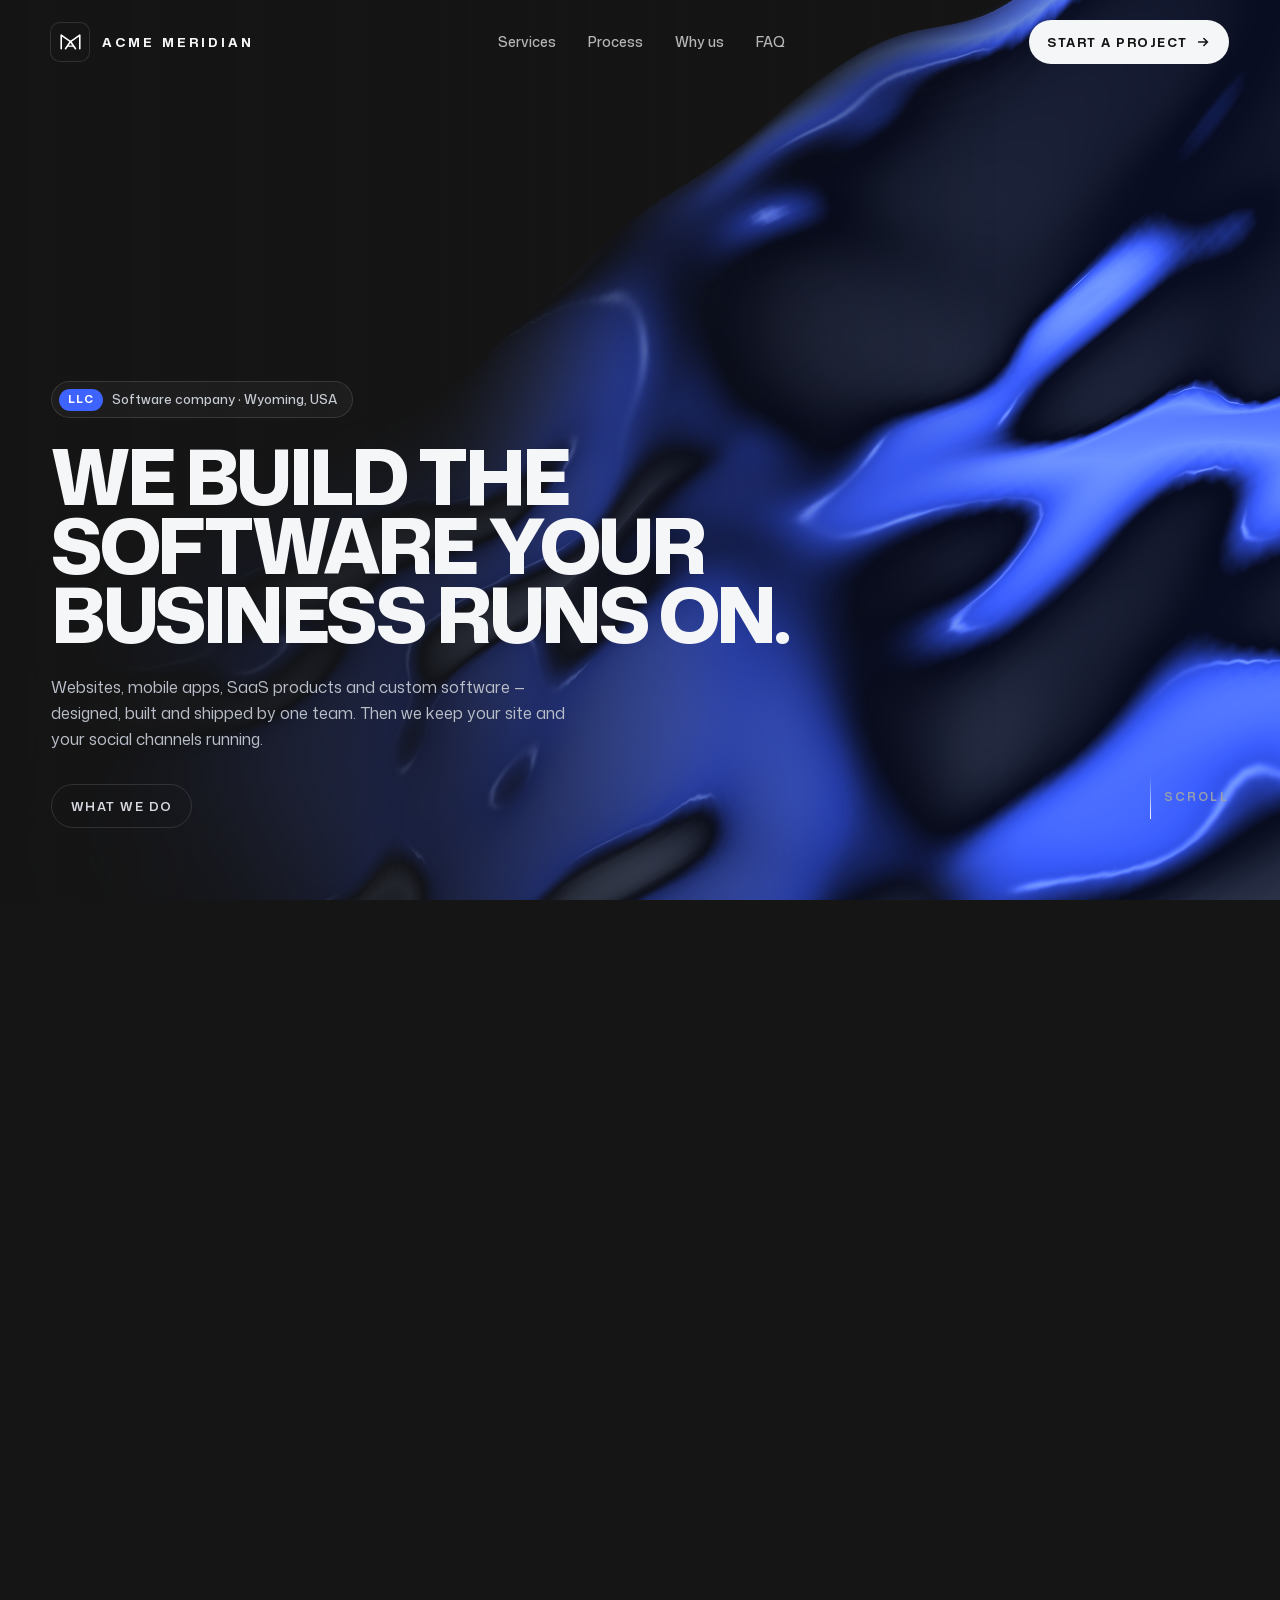
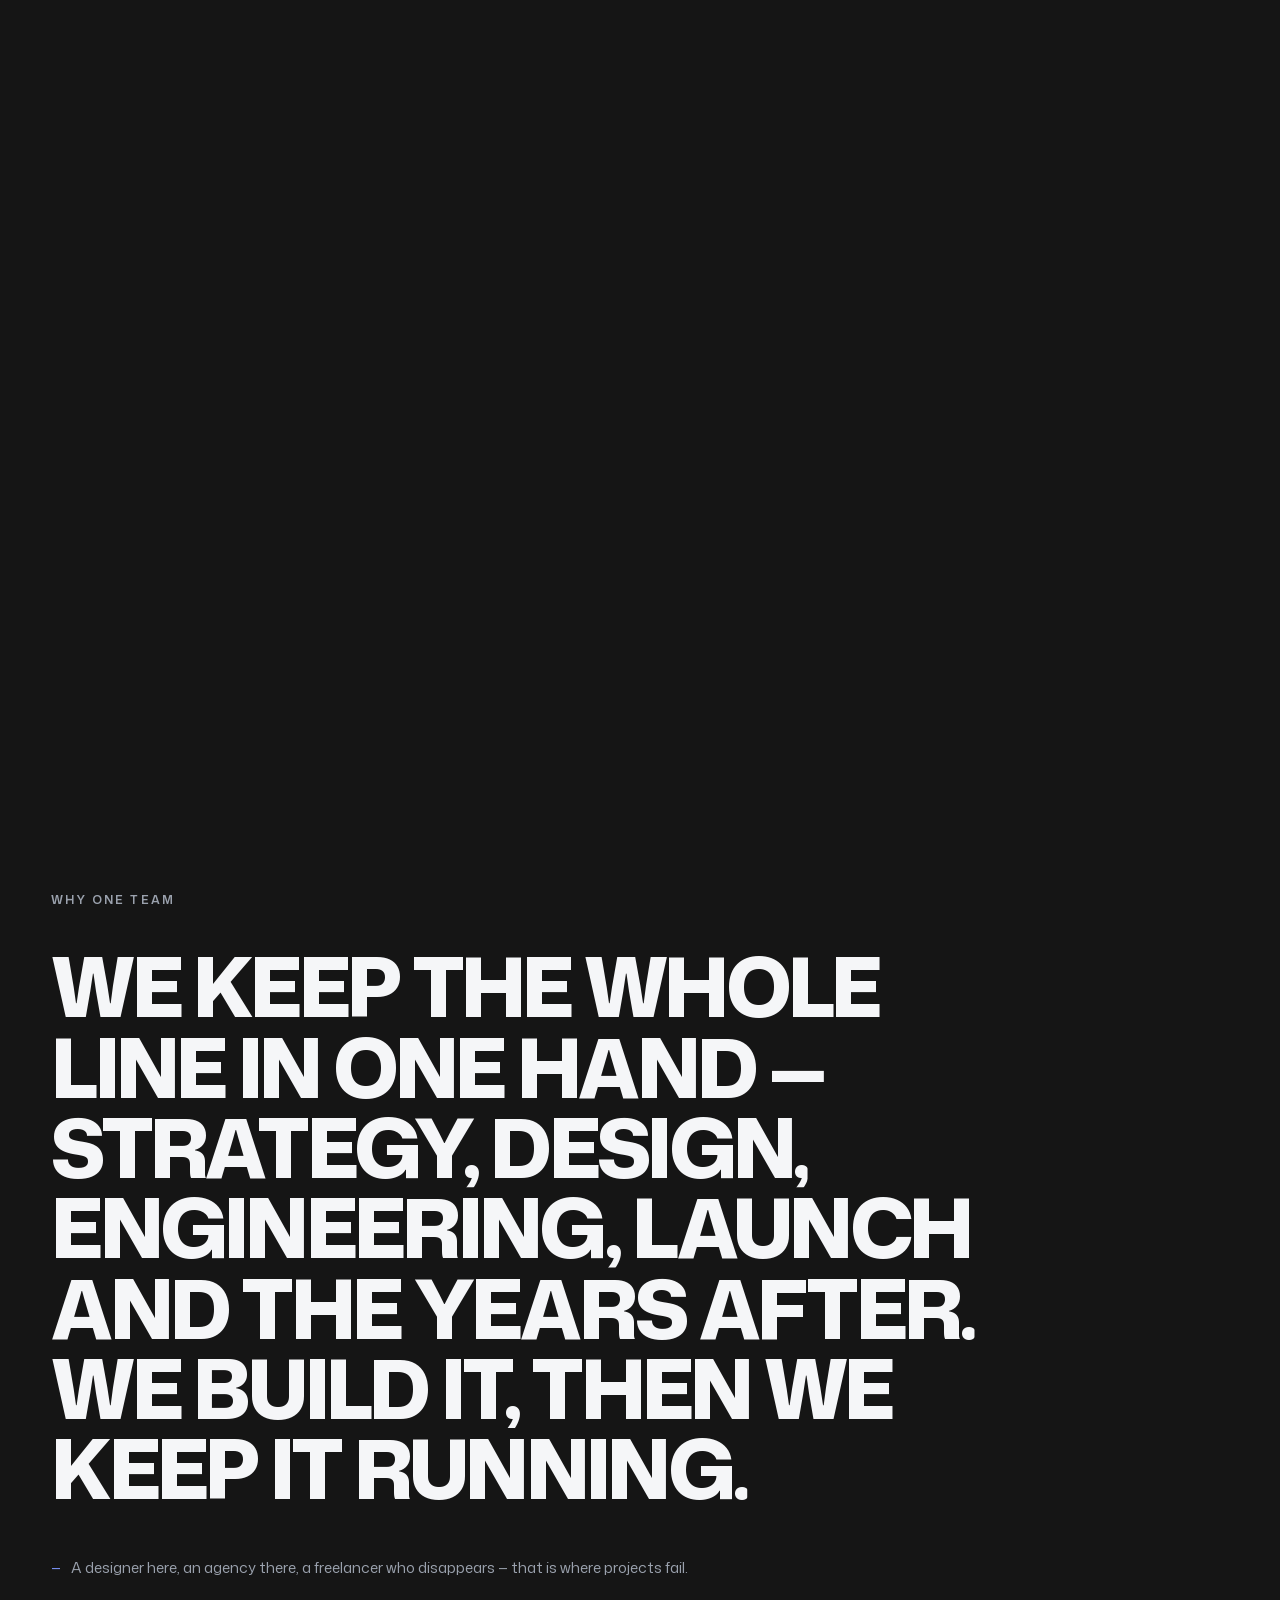
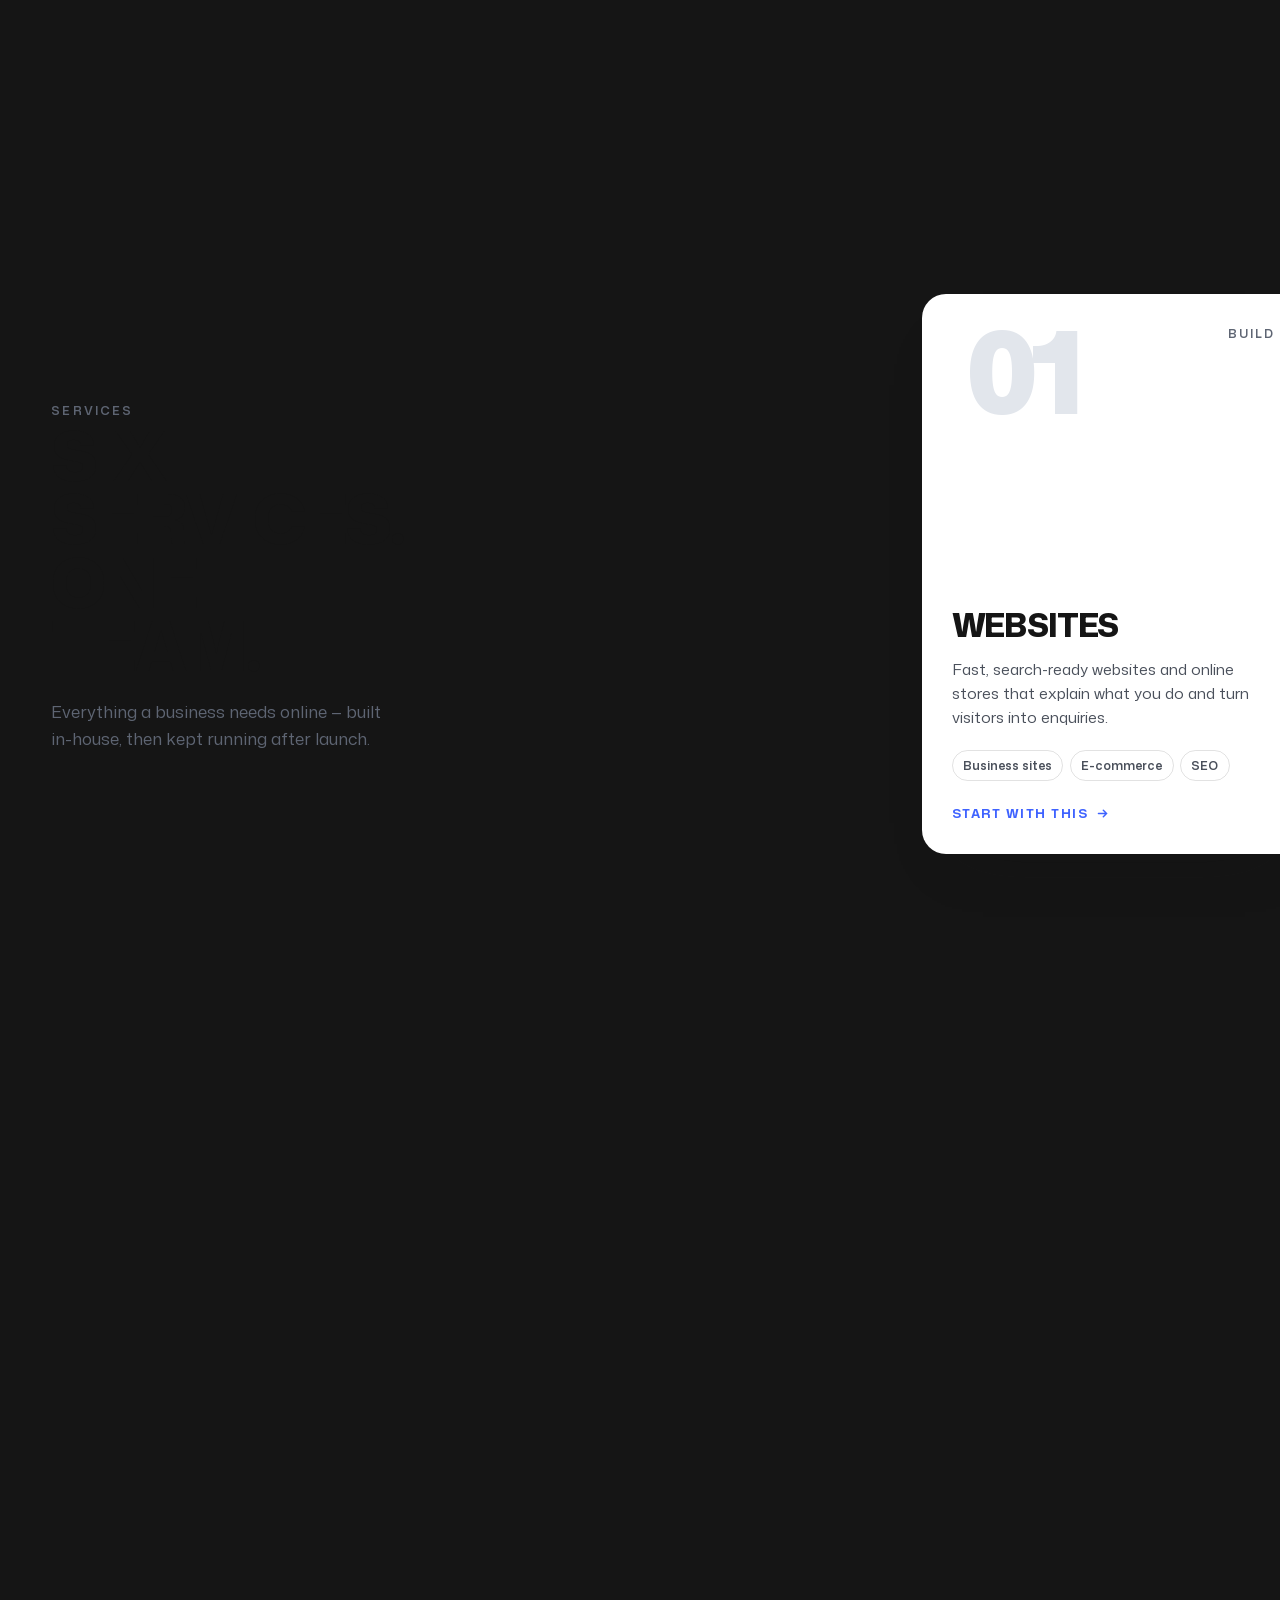
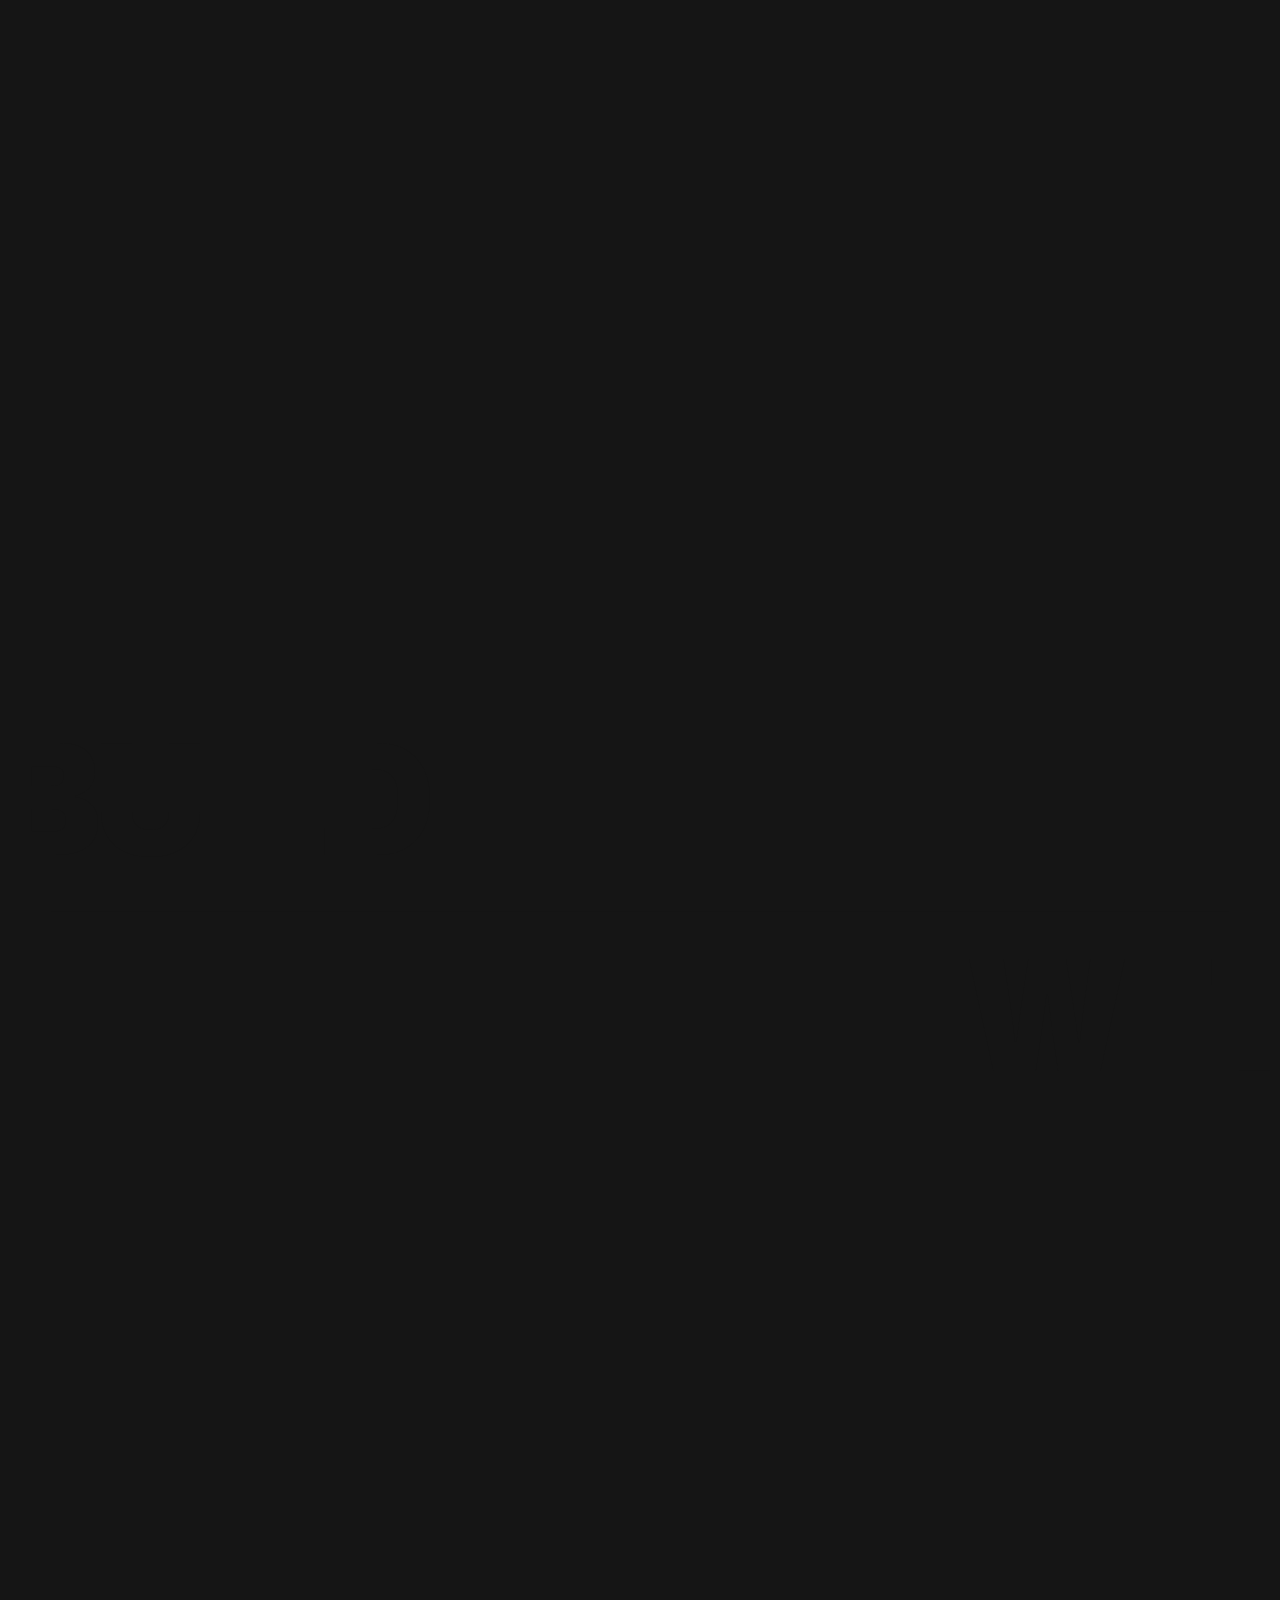
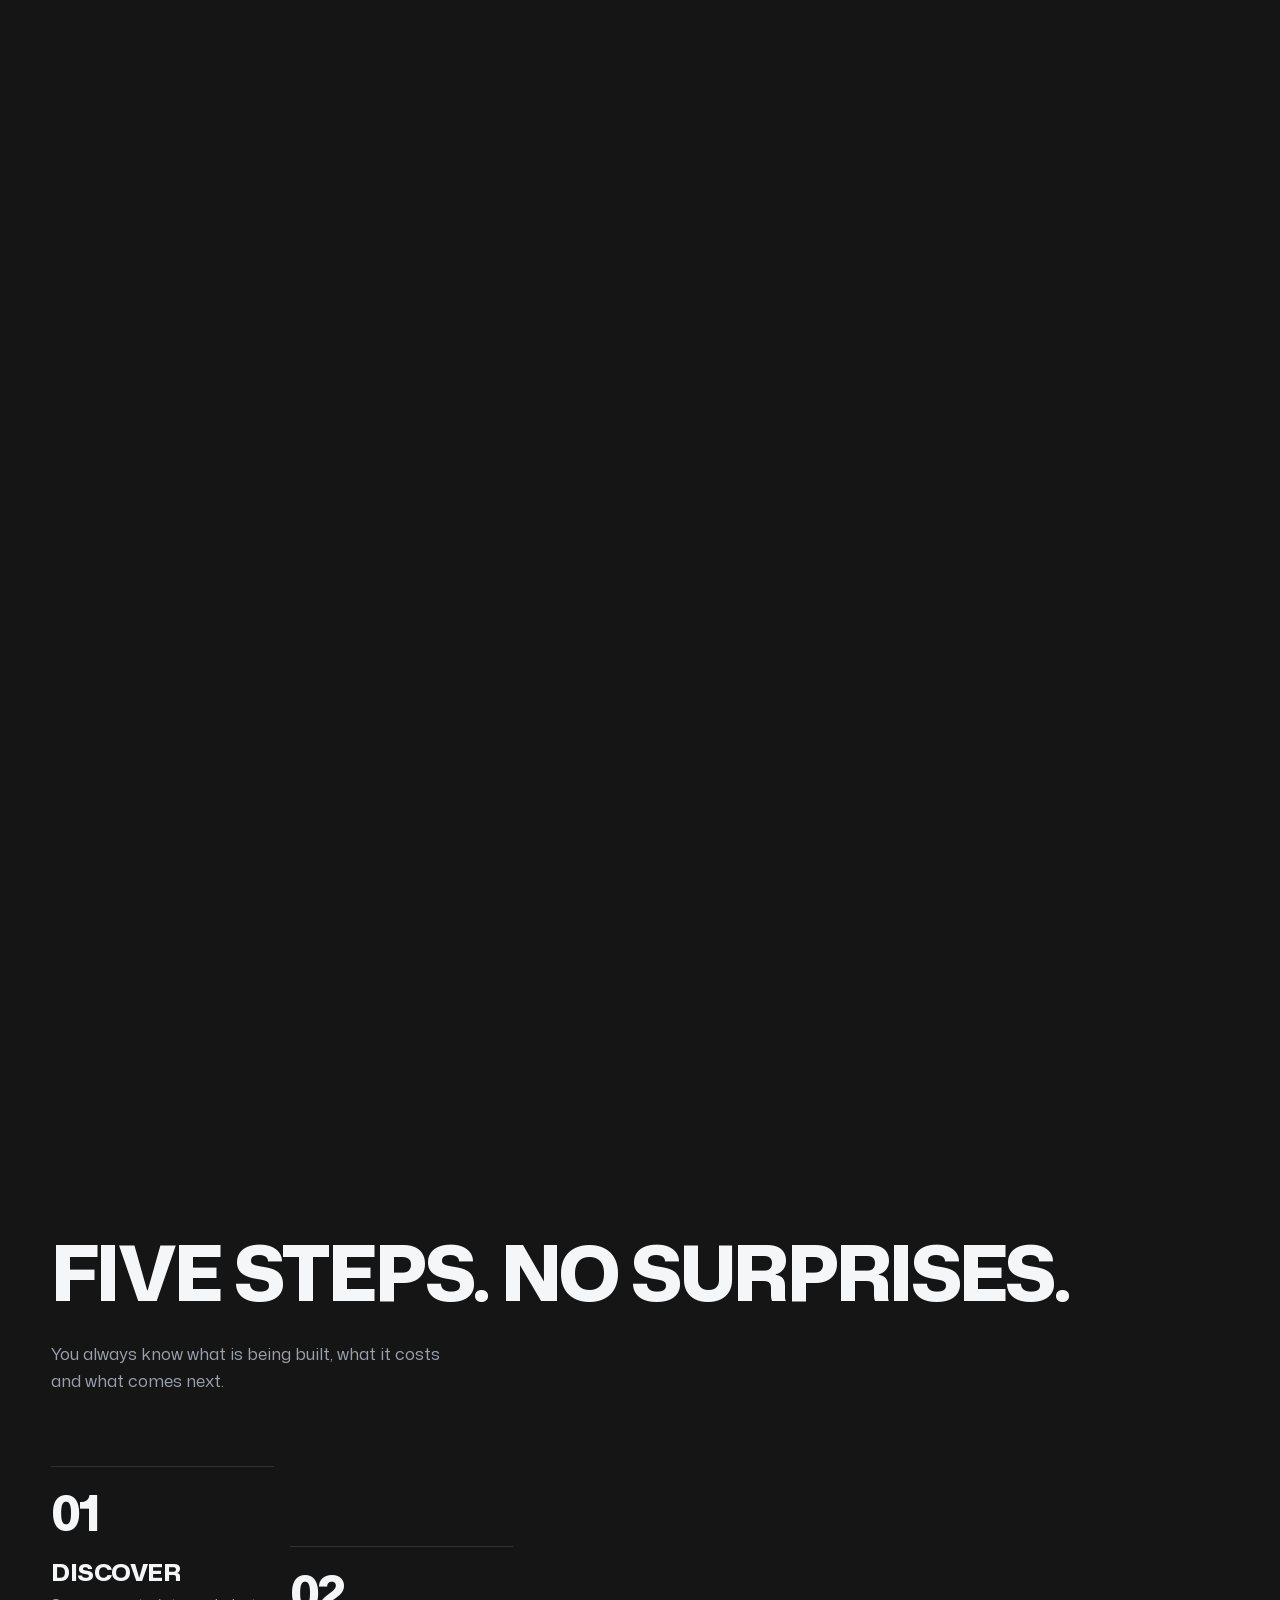
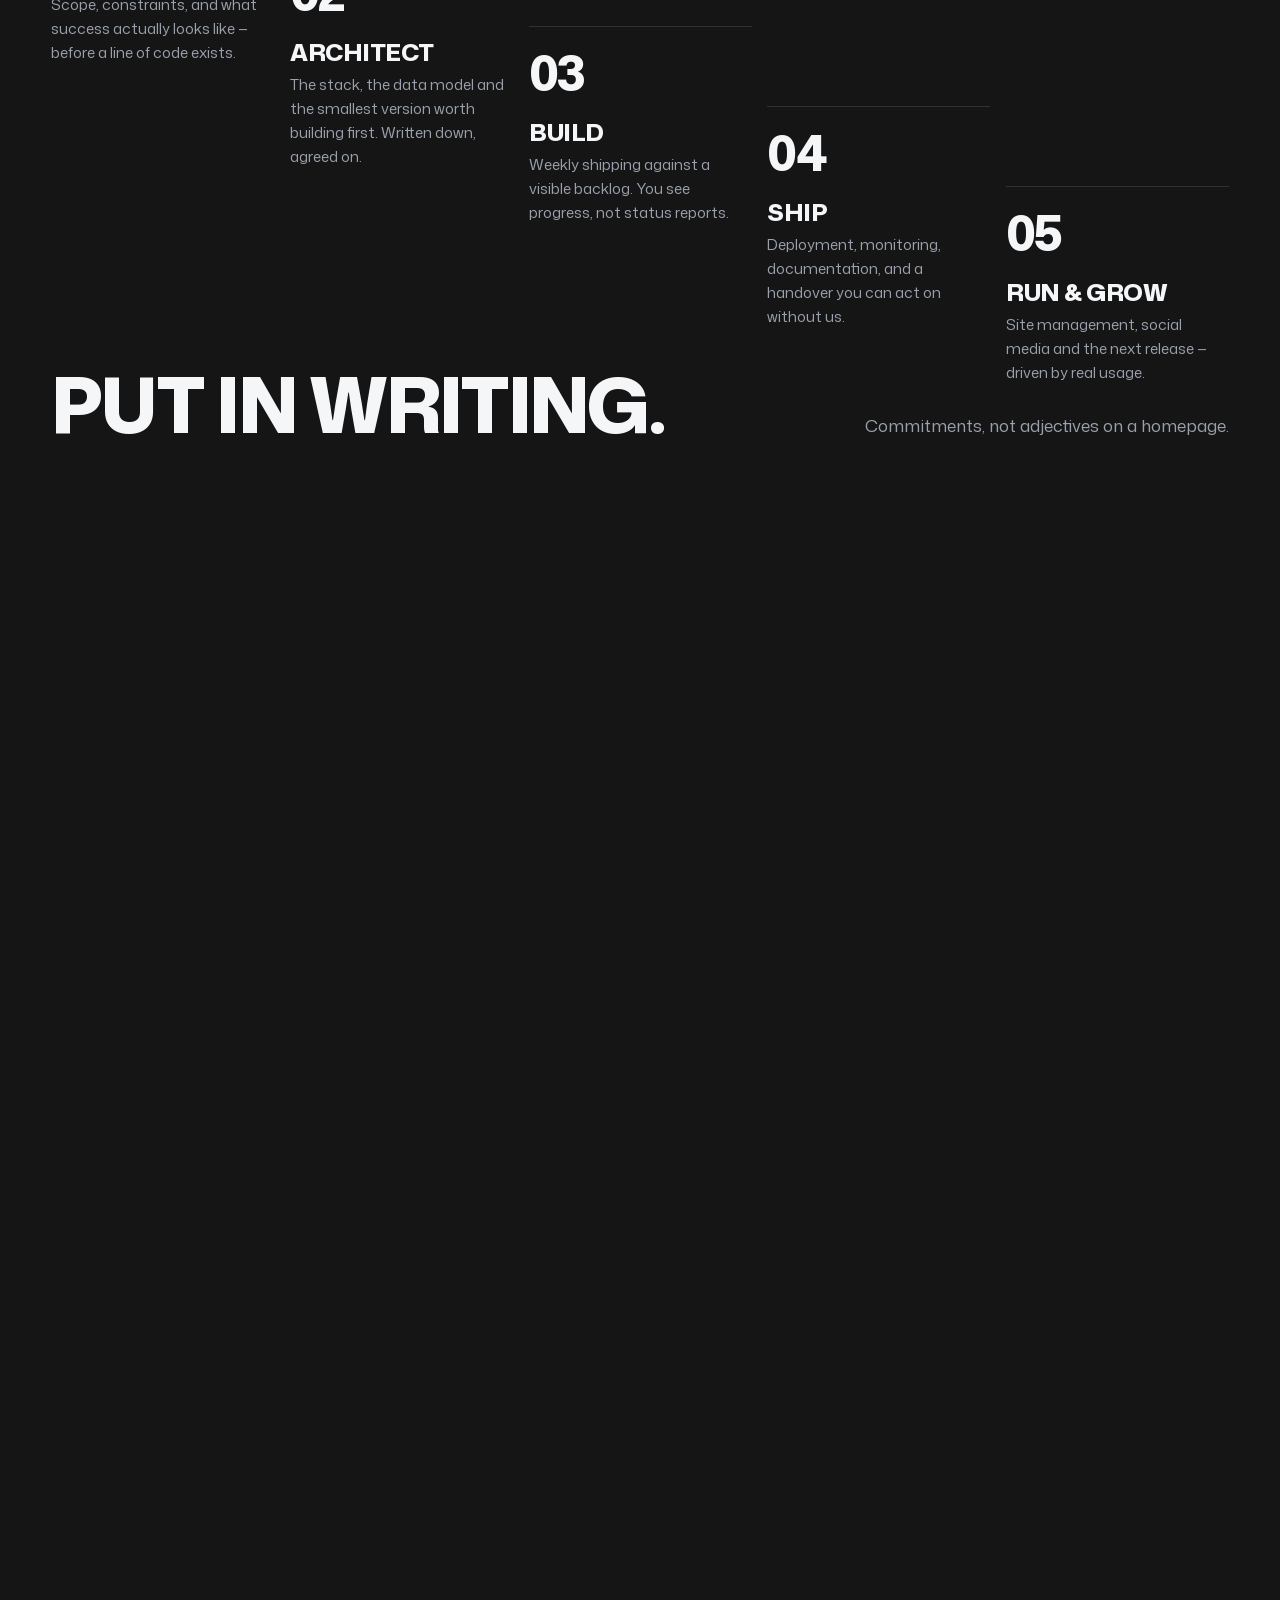
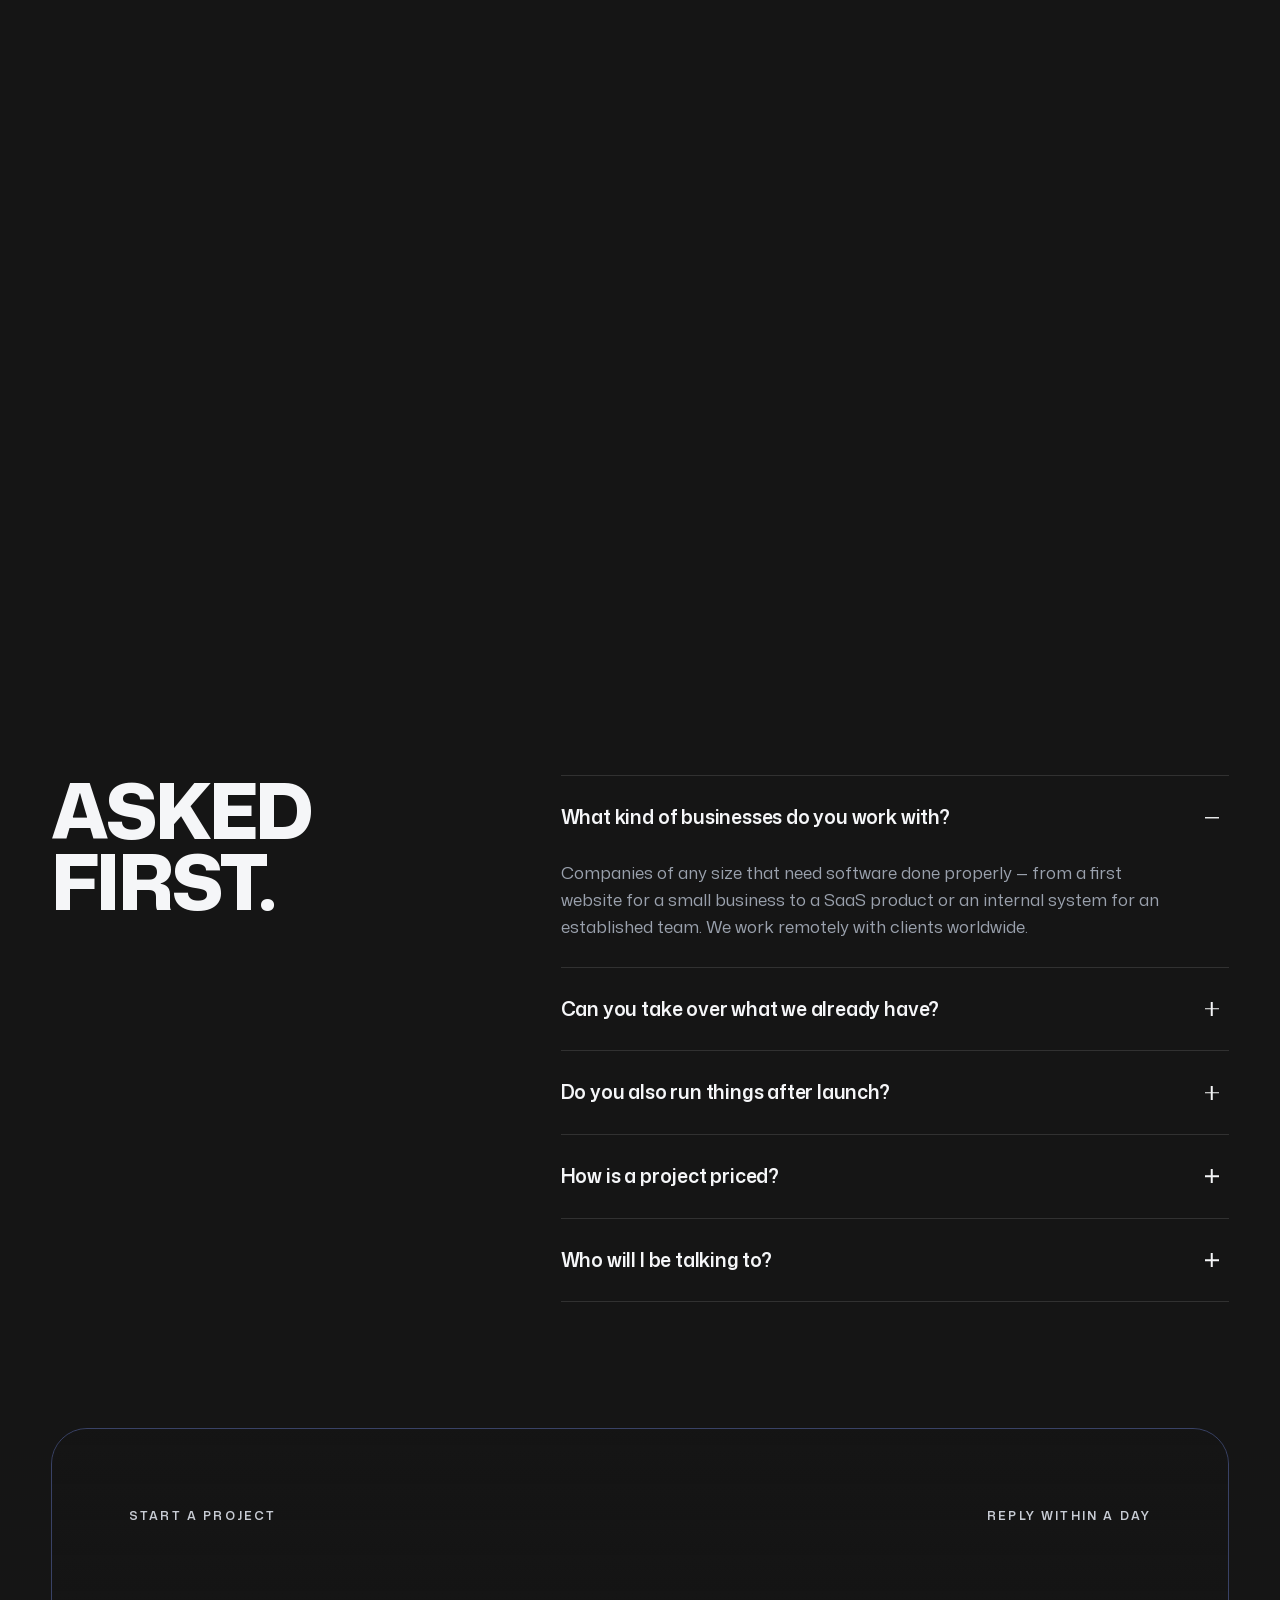
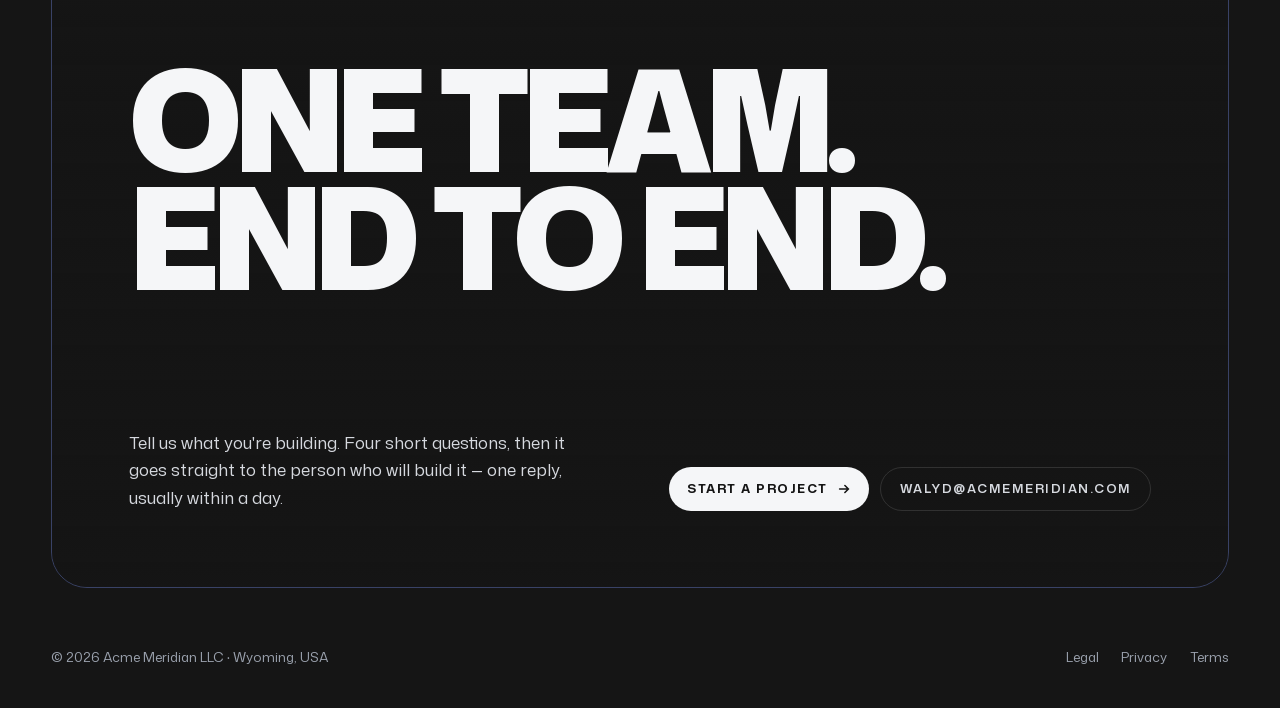
<file: index.html>
<!doctype html>
<html lang="en">
<head>
<meta charset="utf-8">
<meta name="viewport" content="width=device-width,initial-scale=1">
<title>Acme Meridian — Websites, apps and software for businesses</title>
<meta name="description" content="Acme Meridian designs, builds and runs websites, mobile apps, SaaS products and custom software for businesses — and manages your site and social media after launch. One team, accountable end to end.">
<link rel="canonical" href="https://acmemeridian.com/">
<meta name="theme-color" content="#151515">

<meta property="og:type" content="website">
<meta property="og:site_name" content="Acme Meridian">
<meta property="og:url" content="https://acmemeridian.com/">
<meta property="og:title" content="Acme Meridian — Websites, apps and software for businesses">
<meta property="og:description" content="Websites, mobile apps, SaaS products and custom software — designed, built and kept running by one team. Website and social media management after launch.">
<meta property="og:image" content="https://acmemeridian.com/assets/og-cover.png">
<meta name="twitter:card" content="summary_large_image">
<meta name="twitter:title" content="Acme Meridian — Websites, apps and software for businesses">
<meta name="twitter:description" content="Websites, mobile apps, SaaS products and custom software — designed, built and kept running by one team. Website and social media management after launch.">
<meta name="twitter:image" content="https://acmemeridian.com/assets/og-cover.png">

<link rel="icon" href="/favicon.svg" type="image/svg+xml">
<link rel="icon" href="/favicon.ico" sizes="32x32">
<link rel="apple-touch-icon" href="/assets/apple-touch-icon.png">
<link rel="manifest" href="/site.webmanifest">

<link rel="preload" as="font" type="font/woff2" href="/assets/fonts/mona-sans-latin.woff2" crossorigin>
<link rel="stylesheet" href="/assets/fonts/night.css">
<script type="application/ld+json">
{
 "@context": "https://schema.org",
 "@graph": [
  {
   "@type": "Organization",
   "@id": "https://acmemeridian.com/#organization",
   "name": "Acme Meridian LLC",
   "alternateName": "Acme Meridian",
   "legalName": "Acme Meridian LLC",
   "url": "https://acmemeridian.com/",
   "logo": {
    "@type": "ImageObject",
    "url": "https://acmemeridian.com/assets/logo.png"
   },
   "image": "https://acmemeridian.com/assets/og-cover.png",
   "email": "walyd@acmemeridian.com",
   "description": "Acme Meridian is a software company registered in Wyoming, USA. It designs, builds and runs websites, mobile apps, SaaS products and custom software for businesses, and manages their website and social media after launch — one team accountable end to end.",
   "slogan": "One team. End to end.",
   "foundingLocation": {
    "@type": "Place",
    "address": {
     "@type": "PostalAddress",
     "addressRegion": "Wyoming",
     "addressCountry": "US"
    }
   },
   "address": {
    "@type": "PostalAddress",
    "addressRegion": "WY",
    "addressCountry": "US"
   },
   "areaServed": "Worldwide",
   "founder": {
    "@type": "Person",
    "@id": "https://acmemeridian.com/#founder",
    "name": "Walyd El Khadiri",
    "jobTitle": "CEO & Founder",
    "worksFor": {
     "@id": "https://acmemeridian.com/#organization"
    }
   },
   "contactPoint": [
    {
     "@type": "ContactPoint",
     "contactType": "sales",
     "email": "walyd@acmemeridian.com",
     "url": "https://acmemeridian.com/start/",
     "availableLanguage": "en"
    }
   ],
   "knowsAbout": [
    "Swift",
    "SwiftUI",
    "TypeScript",
    "React",
    "Next.js",
    "Node.js",
    "Python",
    "PostgreSQL",
    "Cloudflare",
    "AWS",
    "Stripe",
    "Docker",
    "CI/CD",
    "Web platforms",
    "Custom software development",
    "SaaS products",
    "iOS and Android app development",
    "AI and automation",
    "Business digitalization",
    "Website management",
    "Social media management"
   ],
   "hasOfferCatalog": {
    "@type": "OfferCatalog",
    "name": "Services",
    "itemListElement": [
     {
      "@type": "Offer",
      "itemOffered": {
       "@type": "Service",
       "name": "Websites",
       "description": "Fast, search-ready websites and online stores that explain what you do and turn visitors into enquiries.",
       "provider": {
        "@id": "https://acmemeridian.com/#organization"
       },
       "areaServed": "Worldwide"
      }
     },
     {
      "@type": "Offer",
      "itemOffered": {
       "@type": "Service",
       "name": "Mobile Apps",
       "description": "Native iOS and Android apps, taken through store review and kept up to date release after release.",
       "provider": {
        "@id": "https://acmemeridian.com/#organization"
       },
       "areaServed": "Worldwide"
      }
     },
     {
      "@type": "Offer",
      "itemOffered": {
       "@type": "Service",
       "name": "SaaS Products",
       "description": "From an idea to a product people pay for: accounts, billing, dashboards and the pipeline that keeps it shipping.",
       "provider": {
        "@id": "https://acmemeridian.com/#organization"
       },
       "areaServed": "Worldwide"
      }
     },
     {
      "@type": "Offer",
      "itemOffered": {
       "@type": "Service",
       "name": "Custom Software",
       "description": "Internal tools and systems built around how your business actually works — with AI and automation where they save real time.",
       "provider": {
        "@id": "https://acmemeridian.com/#organization"
       },
       "areaServed": "Worldwide"
      }
     },
     {
      "@type": "Offer",
      "itemOffered": {
       "@type": "Service",
       "name": "Website Management",
       "description": "Hosting, updates, security, backups and content changes handled for you — your site stays fast, safe and current.",
       "provider": {
        "@id": "https://acmemeridian.com/#organization"
       },
       "areaServed": "Worldwide"
      }
     },
     {
      "@type": "Offer",
      "itemOffered": {
       "@type": "Service",
       "name": "Social Media Management",
       "description": "Planning, content and publishing across your channels, so your brand shows up consistently without taking your week.",
       "provider": {
        "@id": "https://acmemeridian.com/#organization"
       },
       "areaServed": "Worldwide"
      }
     }
    ]
   }
  },
  {
   "@type": "WebSite",
   "@id": "https://acmemeridian.com/#website",
   "url": "https://acmemeridian.com/",
   "name": "Acme Meridian",
   "publisher": {
    "@id": "https://acmemeridian.com/#organization"
   },
   "inLanguage": "en"
  },
  {
   "@type": "WebPage",
   "@id": "https://acmemeridian.com/#webpage",
   "url": "https://acmemeridian.com/",
   "isPartOf": {
    "@id": "https://acmemeridian.com/#website"
   },
   "about": {
    "@id": "https://acmemeridian.com/#organization"
   },
   "name": "Acme Meridian — Websites, apps and software for businesses",
   "description": "Acme Meridian designs, builds and runs websites, mobile apps, SaaS products and custom software for businesses — and manages your site and social media after launch. One team, accountable end to end.",
   "primaryImageOfPage": "https://acmemeridian.com/assets/og-cover.png",
   "inLanguage": "en"
  }
 ]
}
</script>
<script>document.documentElement.classList.add('js');
if (matchMedia('(prefers-reduced-motion: reduce)').matches) document.documentElement.classList.add('rm');</script>
<style>
/* The palette is the logo's: a #151515 square and a white monogram. One
   accent rides on top of it — the cobalt of the silk — and it is the only
   colour that ever "reveals" anything. The middle chapter turns the page
   light on purpose: dark for the story, light for the offer.              */
:root{
  --ink:#151515; --ink-2:#1d1e21; --ink-3:#26282d;
  --paper:#eef0f3; --paper-2:#e2e6ec;
  --white:#f5f6f8; --mute:#9aa1ad; --mute-d:#5e6573; --line-d:rgba(255,255,255,.12); --line-l:rgba(21,21,21,.12);
  --cobalt:#3f63ff; --cobalt-l:#7f98ff;
  --sans:'Mona Sans',system-ui,-apple-system,sans-serif;
  --gut:clamp(20px,4vw,56px); --ease:cubic-bezier(.22,1,.36,1);
}
*,*::before,*::after{box-sizing:border-box}
html{-webkit-text-size-adjust:100%}
html.lenis,html.lenis body{height:auto}
.lenis.lenis-smooth{scroll-behavior:auto!important}
body{margin:0;background:var(--ink);color:var(--white);font:400 17px/1.6 var(--sans);-webkit-font-smoothing:antialiased;overflow-x:hidden}
a{color:inherit;text-decoration:none} p{margin:0} ul,ol{margin:0;padding:0;list-style:none}
h1,h2,h3{margin:0;font-weight:800;letter-spacing:-.035em;line-height:.95}
.wrap{padding:0 var(--gut);max-width:1440px;margin:0 auto}
.caps{font-size:12px;font-weight:600;letter-spacing:.18em;text-transform:uppercase}
.sr{position:absolute;width:1px;height:1px;overflow:hidden;clip:rect(0 0 0 0);white-space:nowrap}

/* the one WebGL layer, fixed behind the whole document */
.gl-wrap{position:fixed;inset:0;z-index:0;pointer-events:none}
#silk{position:absolute;inset:0;width:100%;height:100%;will-change:clip-path}
.mq{position:absolute;left:0;white-space:nowrap;font-size:clamp(4rem,11vw,11rem);line-height:1;opacity:0;will-change:transform}
.mq span{display:inline-block;padding-right:.5em}
.mq.top{font-weight:800;color:#d9dce2;letter-spacing:-.045em}
.mq.bot{font-weight:900;color:#3a3e47;text-transform:uppercase;letter-spacing:-.04em}
.mono{position:absolute;left:0;top:0;opacity:0;will-change:transform}
.mono svg{width:100%;height:auto;display:block;overflow:visible}
.mono path{stroke:#fff;fill:none;stroke-linecap:round;stroke-linejoin:round}
.mono-cap{position:absolute;left:0;top:0;white-space:nowrap;color:var(--mute);opacity:0}
.card-line{position:absolute;left:0;top:0;white-space:nowrap;font-size:clamp(1.05rem,1.5vw,1.4rem);font-weight:600;letter-spacing:-.01em;opacity:0}

/* nav ------------------------------------------------------------------ */
.nav{position:fixed;inset:0 0 auto;z-index:50;transition:color .5s,background-color .5s,backdrop-filter .5s}
.nav.scrolled{background:rgba(21,21,21,.72);-webkit-backdrop-filter:blur(14px) saturate(1.3);backdrop-filter:blur(14px) saturate(1.3)}
.nav.scrolled[data-theme="light"]{background:rgba(238,240,243,.78)}
.nav .wrap{display:flex;align-items:center;justify-content:space-between;height:84px;max-width:none}
.brand{display:flex;align-items:center;gap:.8rem}
.brand .sq{width:38px;height:38px;border-radius:9px;background:var(--ink);display:grid;place-items:center;box-shadow:0 0 0 1px var(--line-d);transition:box-shadow .5s}
.brand .sq svg{width:25px}
.brand b{font-size:13px;font-weight:700;letter-spacing:.24em;text-transform:uppercase}
.nav .links{display:flex;gap:2rem;font-size:14px;font-weight:500}
.nav .links a{opacity:.72;transition:opacity .3s} .nav .links a:hover{opacity:1}
.pill{display:inline-flex;align-items:center;gap:.55rem;height:44px;padding:0 1.15rem;border-radius:999px;background:var(--white);color:var(--ink);font:700 12.5px/1 var(--sans);letter-spacing:.12em;text-transform:uppercase;transition:background .3s,color .3s,transform .3s var(--ease)}
.pill:hover{background:var(--cobalt);color:#fff}
.pill svg{width:14px;height:14px}
.nav[data-theme="light"]{color:var(--ink)}
.nav[data-theme="light"] .brand .sq{box-shadow:none}
.nav[data-theme="light"] .pill{background:var(--ink);color:#fff}
.nav[data-theme="light"] .pill:hover{background:var(--cobalt)}
.menu-btn{display:none}

/* 1 · hero ------------------------------------------------------------- */
.hero-track{position:relative;height:260vh}
.hero-stick{position:sticky;top:0;height:100svh;overflow:hidden}
.veil{position:absolute;inset:0;z-index:1;background:linear-gradient(90deg,rgba(21,21,21,.92) 0%,rgba(21,21,21,.72) 34%,rgba(21,21,21,.15) 62%,transparent 78%)}
.hero-copy{position:relative;z-index:2;height:100%;display:flex;flex-direction:column;justify-content:flex-start;padding-top:108px;padding-bottom:clamp(40px,8vh,96px)}
.hero-copy > :first-child{margin-top:auto}
.chip{align-self:flex-start;display:inline-flex;align-items:center;gap:.6rem;padding:.42rem .9rem .42rem .45rem;border-radius:999px;border:1px solid var(--line-d);background:rgba(255,255,255,.04);backdrop-filter:blur(8px);font-size:13px;font-weight:500;color:#c8ccd4}
.chip b{display:inline-grid;place-items:center;height:22px;padding:0 .55rem;border-radius:999px;background:var(--cobalt);color:#fff;font-size:11px;letter-spacing:.08em}
.hero h1{margin-top:1.4rem;font-size:clamp(2.4rem,min(6vw,9.5vh),7rem);max-width:16ch;text-transform:uppercase;letter-spacing:-.045em;line-height:.9}
.hero .lede{margin-top:1.6rem;max-width:52ch;color:#b9bec8;font-size:clamp(1.02rem,1.2vw,1.15rem)}
.hero .acts{margin-top:2rem;display:flex;flex-wrap:wrap;gap:.7rem;align-items:center}
.ghost{display:inline-flex;align-items:center;height:44px;padding:0 1.15rem;border-radius:999px;border:1px solid var(--line-d);font:600 12.5px/1 var(--sans);letter-spacing:.12em;text-transform:uppercase;color:#d6d9df;transition:border-color .3s}
.ghost:hover{border-color:#fff}
.cue{position:absolute;right:var(--gut);bottom:clamp(48px,9vh,96px);z-index:2;display:flex;align-items:center;gap:.8rem;color:var(--mute)}
.cue i{width:1px;height:44px;background:linear-gradient(transparent,#fff);animation:cue 2.2s var(--ease) infinite}
@keyframes cue{0%,100%{opacity:.3;transform:scaleY(.5)}50%{opacity:1;transform:none}}
.hero-target{position:absolute;left:50%;top:52%;width:min(58vw,820px);height:min(56vh,500px);transform:translate(-50%,-50%);border-radius:28px;pointer-events:none}

/* 2 · manifesto -------------------------------------------------------- */
.manifesto{padding:clamp(110px,16vh,180px) 0 clamp(110px,16vh,180px);position:relative;z-index:1}
.manifesto .caps{color:var(--mute)}
.manifesto h2{margin-top:2.2rem;font-size:clamp(2.4rem,6.4vw,6.6rem);text-transform:uppercase;letter-spacing:-.045em;line-height:.98}
.hl{display:block;position:relative;width:max-content;max-width:100%}
.hl .blk{position:absolute;inset:-.02em -.08em;background:var(--cobalt);transform-origin:right center;pointer-events:none}
.manifesto .after{margin-top:3rem;display:flex;flex-wrap:wrap;gap:1rem 3rem;color:var(--mute);font-size:15px}
.manifesto .after span::before{content:"—";margin-right:.6rem;color:var(--cobalt-l)}

/* 3 · horizontal services ---------------------------------------------- */
.h-sec{position:relative;z-index:1}
.h-stick{position:sticky;top:0;height:100svh;overflow:hidden;display:flex;align-items:center}
.h-track{display:flex;align-items:stretch;gap:clamp(18px,2vw,28px);padding-left:72vw;padding-right:8vw;will-change:transform}
.h-intro{position:absolute;left:var(--gut);top:50%;transform:translateY(-50%);max-width:34ch;z-index:0}
.h-intro h2{font-size:clamp(2.6rem,5.4vw,5.6rem);text-transform:uppercase;line-height:.92}
.h-intro p{margin-top:1.4rem;color:var(--mute-d);font-size:1.05rem;max-width:40ch}
.svc{flex:none;width:clamp(300px,30vw,440px);min-height:min(70vh,560px);border-radius:24px;background:#fff;color:var(--ink);padding:30px;display:flex;flex-direction:column;position:relative;overflow:hidden;
  box-shadow:0 1px 0 rgba(21,21,21,.04),0 30px 60px -40px rgba(21,21,21,.35)}
.svc:nth-child(even){margin-top:8vh;margin-bottom:-8vh}
.svc .no{font-size:clamp(5rem,9vw,8.5rem);font-weight:900;letter-spacing:-.06em;line-height:.8;color:var(--paper-2);will-change:transform}
.svc .lane{position:absolute;top:30px;right:30px;color:var(--mute-d)}
.svc.run .lane{color:var(--cobalt)}
.svc h3{margin-top:auto;font-size:clamp(1.9rem,2.6vw,2.6rem);text-transform:uppercase;line-height:.95}
.svc p{margin-top:1rem;color:#4a505b;font-size:15.5px;line-height:1.55}
.svc .tags{margin-top:1.3rem;display:flex;flex-wrap:wrap;gap:.4rem}
.svc .tags span{font-size:12px;font-weight:600;border:1px solid var(--line-l);border-radius:999px;padding:.3rem .65rem;color:#4a505b}
.svc.dark{background:var(--ink);color:var(--white)}
.svc.dark .no{color:#25272c} .svc.dark p,.svc.dark .tags span{color:#aab0bb} .svc.dark .tags span{border-color:var(--line-d)}
.svc-go{margin-top:1.4rem;align-self:flex-start;display:inline-flex;align-items:center;gap:.5rem;font-size:12.5px;font-weight:700;letter-spacing:.12em;text-transform:uppercase;color:var(--cobalt);border-bottom:1px solid transparent;transition:border-color .3s}
.svc-go svg{width:13px;height:13px;transition:transform .35s var(--ease)}
.svc-go:hover{border-color:currentColor}.svc-go:hover svg{transform:translateX(3px)}
.svc.dark .svc-go{color:var(--cobalt-l)}
.h-end{flex:none;width:clamp(300px,34vw,520px);display:flex;flex-direction:column;justify-content:center;padding-left:4vw;color:var(--ink)}
.h-end h3{font-size:clamp(2.2rem,3.6vw,3.6rem);text-transform:uppercase;line-height:.92}
.h-end p{margin-top:1.2rem;color:#4a505b}

/* 4 · build / run mirror ------------------------------------------------ */
.mirror{position:relative;z-index:1;height:220vh}
.mirror-stick{position:sticky;top:0;height:100svh;display:flex;flex-direction:column;justify-content:center;overflow:hidden;color:var(--ink)}
.mrow{display:grid;grid-template-columns:1.25fr .75fr;gap:3rem;align-items:center;padding:0 var(--gut)}
.mrow + .mrow{margin-top:clamp(28px,6vh,64px);grid-template-columns:.75fr 1.25fr}
.mrow + .mrow .word{order:2;text-align:right}
.word{font-size:clamp(3.6rem,12vw,13rem);font-weight:900;text-transform:uppercase;letter-spacing:-.06em;line-height:.82;will-change:transform}
.mcol{will-change:transform}
.mcol p{color:#4a505b;max-width:40ch;font-size:16px}
.mcol ul{margin-top:1.1rem;display:flex;flex-wrap:wrap;gap:.45rem}
.mcol li{font-size:13px;font-weight:600;padding:.42rem .8rem;border-radius:999px;background:#fff;border:1px solid var(--line-l)}
.mirror .rule{position:absolute;left:var(--gut);right:var(--gut);top:50%;height:1px;background:var(--line-l)}

/* 5 · process ---------------------------------------------------------- */
.process{position:relative;z-index:1;padding:44vh 0 clamp(100px,14vh,160px)}
.sec-head{display:flex;flex-wrap:wrap;justify-content:space-between;align-items:flex-end;gap:2rem;margin-bottom:clamp(48px,8vh,84px)}
.sec-head h2{font-size:clamp(2.6rem,6vw,6rem);text-transform:uppercase;line-height:.92}
.sec-head p{max-width:40ch;color:var(--mute)}
.steps{display:grid;grid-template-columns:repeat(5,1fr);gap:16px}
.step{border-top:1px solid var(--line-d);padding-top:22px;will-change:transform}
.step .n{font-size:3rem;font-weight:800;letter-spacing:-.05em;line-height:1;color:var(--white)}
.step h3{margin-top:1.4rem;font-size:1.5rem;text-transform:uppercase;letter-spacing:-.02em}
.step p{margin-top:.6rem;color:var(--mute);font-size:15px}

/* 6 · commitments fan --------------------------------------------------- */
.vows{position:relative;z-index:1;overflow-x:clip;padding:clamp(60px,10vh,120px) 0 clamp(120px,18vh,200px)}
.fan{position:relative;height:min(60vh,500px);margin-top:20px}
@media (min-width:992px){
  html.js:not(.rm) .vows{height:240vh;padding:0}
  html.js:not(.rm) .vows-stick{position:sticky;top:0;height:100svh;display:flex;flex-direction:column;justify-content:center;padding-top:70px}
  html.js:not(.rm) .vows-stick > .wrap{width:100%}
}
.vow{position:absolute;left:50%;top:6%;width:clamp(220px,19.5vw,300px);height:min(48vh,390px);margin-left:calc(clamp(220px,19.5vw,300px)/-2);border-radius:22px;padding:28px;
  background:var(--ink-2);border:1px solid var(--line-d);display:flex;flex-direction:column;transition:box-shadow .4s}
.vow:nth-child(2){background:var(--white);color:var(--ink)}
.vow:nth-child(3){background:var(--cobalt);border-color:transparent}
.vow svg{width:30px;height:30px}
.vow h3{margin-top:auto;font-size:1.6rem;text-transform:uppercase;letter-spacing:-.025em;line-height:.98}
.vow p{margin-top:.8rem;font-size:15px;color:#aab0bb}
.vow:nth-child(2) p{color:#4a505b} .vow:nth-child(3) p{color:#dde4ff}

/* 7 · faq --------------------------------------------------------------- */
.faq{position:relative;z-index:1;padding:0 0 clamp(100px,14vh,160px)}
.faq-grid{display:grid;grid-template-columns:.8fr 1.2fr;gap:4rem}
details{border-top:1px solid var(--line-d)} details:last-child{border-bottom:1px solid var(--line-d)}
summary{list-style:none;cursor:pointer;display:flex;justify-content:space-between;align-items:center;gap:1.5rem;padding:26px 0;font-size:1.2rem;font-weight:600;letter-spacing:-.01em}
summary::-webkit-details-marker{display:none}
summary i{flex:none;position:relative;width:26px;height:26px;margin-right:4px}
summary i::before,summary i::after{content:"";position:absolute;left:50%;top:50%;width:14px;height:1.5px;background:currentColor;transform:translate(-50%,-50%);transition:transform .4s var(--ease)}
summary i::after{transform:translate(-50%,-50%) rotate(90deg)}
details[open] summary i::after{transform:translate(-50%,-50%) rotate(0)}
details p{padding:0 3rem 26px 0;color:var(--mute)}

/* 8 · finale ------------------------------------------------------------ */
.finale{position:relative;z-index:1;padding:0 0 30px}
.cta-card{position:relative;border-radius:36px;min-height:min(86svh,760px);padding:clamp(36px,6vw,80px);display:flex;flex-direction:column;justify-content:space-between;border:1px solid rgba(127,152,255,.35);overflow:hidden}
.cta-card::before{content:"";position:absolute;inset:0;background:linear-gradient(180deg,rgba(21,21,21,.55),rgba(21,21,21,.15) 40%,rgba(21,21,21,.75))}
.cta-card > *{position:relative}
.cta-card .top{display:flex;justify-content:space-between;flex-wrap:wrap;gap:1rem;color:#c8ccd4}
.motto{font-size:clamp(3.4rem,11vw,12rem);text-transform:uppercase;font-weight:900;letter-spacing:-.06em;line-height:.84}
.cta-card .bot{display:flex;flex-wrap:wrap;justify-content:space-between;align-items:flex-end;gap:1.5rem}
.cta-card .bot p{max-width:44ch;color:#d6d9df}
.cta-card .acts{display:flex;flex-wrap:wrap;gap:.7rem}
footer{position:relative;z-index:1;padding:28px 0 40px;color:var(--mute);font-size:13.5px}
footer .wrap{display:flex;flex-wrap:wrap;justify-content:space-between;gap:1rem}
footer nav{display:flex;gap:1.4rem} footer a:hover{color:#fff}

.light{color:var(--ink)}
html:not(.js) .hero-track,.rm .hero-track{height:100svh}
html:not(.js) .veil{background:none}

/* read once ------------------------------------------------------------- */
.js .up{opacity:0;transform:translateY(28px)}

/* static fallbacks: no JS, or reduced motion. Each chapter paints its own
   ground instead of the body cross-fading underneath it. */
html:not(.js) .light,.rm .light{background:var(--paper)}
html:not(.js) .h-sec,.rm .h-sec{height:auto!important}
html:not(.js) .h-stick,.rm .h-stick{position:static;height:auto;display:block;padding:120px 0}
html:not(.js) .h-intro,.rm .h-intro{position:static;transform:none;padding:0 var(--gut) 40px}
html:not(.js) .h-track,.rm .h-track{flex-wrap:wrap;padding:0 var(--gut)}
html:not(.js) .mirror,.rm .mirror{height:auto} html:not(.js) .mirror-stick,.rm .mirror-stick{position:static;height:auto;padding:100px 0}
html:not(.js) .fan,.rm .fan{height:auto;display:grid;grid-template-columns:repeat(auto-fit,minmax(240px,1fr));gap:16px;padding:0 var(--gut)}
html:not(.js) .vow,.rm .vow{position:static;margin:0;width:auto}
html:not(.js) .vows-stick,.rm .vows-stick{position:static;height:auto}
.rm .up{opacity:1;transform:none}

/* phones and tablets: one staging, vertical -------------------------------- */
@media (max-width:991px){
  .light{background:var(--paper)}
  .nav .links{display:none}
  .h-sec{height:auto!important}
  .h-stick{position:static;height:auto;display:block;padding:12vh 0 8vh}
  .h-intro{position:static;transform:none;padding:0 var(--gut) 40px}
  .h-track{display:grid;grid-template-columns:1fr 1fr;padding:0 var(--gut)!important;transform:none!important}
  .svc{width:auto;min-height:420px} .svc:nth-child(even){margin:0}
  .h-end{grid-column:1/-1;width:auto;padding:30px 0 0}
  .mirror{height:auto} .mirror-stick{position:static;height:auto;padding:12vh 0}
  .mrow,.mrow + .mrow{grid-template-columns:1fr;gap:1.2rem} .mrow + .mrow .word{order:0;text-align:left}
  .mirror .rule{display:none}
  .steps{grid-template-columns:1fr 1fr}
  .fan{height:auto;display:grid;grid-template-columns:1fr 1fr;gap:14px}
  .vow{position:static;margin:0;width:auto;height:auto;min-height:300px}
  .faq-grid{grid-template-columns:1fr;gap:1.5rem}
  .process{padding-top:30vh}
}
@media (max-width:640px){
  .brand b{display:none}
  .veil{background:linear-gradient(180deg,rgba(21,21,21,.1) 0%,rgba(21,21,21,.55) 38%,rgba(21,21,21,.92) 70%)}
  .h-track,.steps,.fan{grid-template-columns:1fr}
  .hero-target{width:86vw;height:50vh}
  .cue{display:none}
  details p{padding-right:0}
  .cta-card{min-height:auto;gap:3rem}
}
h1,h2,h3{text-wrap:balance} p{text-wrap:pretty}
/* the hero is held at exactly one screen, so on a short one it sheds the
   paragraph first, then the badge, rather than cutting the buttons off */
@media (max-height:700px) and (min-width:560px){.hero .lede{display:none}.cue{display:none}}
@media (max-height:480px){.hero .chip{display:none}.hero h1{margin-top:0;font-size:clamp(1.8rem,10vh,3rem)}.hero .lede{display:none}.hero .acts{margin-top:1rem}}
</style>
</head>
<body>

<div class="gl-wrap" aria-hidden="true">
  <div class="mq top" id="mqTop"><span>Websites</span><span>Mobile apps</span><span>SaaS products</span><span>Custom software</span><span>Websites</span><span>Mobile apps</span><span>SaaS products</span><span>Custom software</span></div>
  <div class="mq bot" id="mqBot"><span>Website management</span><span>Social media</span><span>Website management</span><span>Social media</span><span>Website management</span><span>Social media</span></div>
  <canvas id="silk"></canvas>
  <div class="mono-cap caps" id="monoCap">Acme Meridian LLC · Wyoming, USA</div>
  <div class="mono" id="mono"><svg viewBox="0 0 140 100"><path d="M18 88V12l52 36 52-36v76" stroke-width="7"/><path d="M42 88l28-40 28 40" stroke-width="7"/><path d="M53 73h34" stroke-width="5.5" stroke-linejoin="miter"/></svg></div>
  <div class="card-line" id="cardLine">One team, end to end.</div>
</div>

<header class="nav" id="nav" data-theme="dark">
  <div class="wrap">
    <a class="brand" href="#top" aria-label="Acme Meridian — home">
      <span class="sq"><svg viewBox="0 0 140 100" fill="none" stroke="#fff" stroke-linecap="round" stroke-linejoin="round"><path d="M18 88V12l52 36 52-36v76" stroke-width="9"/><path d="M42 88l28-40 28 40" stroke-width="9"/><path d="M53 73h34" stroke-width="7" stroke-linejoin="miter"/></svg></span>
      <b>Acme Meridian</b>
    </a>
    <nav class="links"><a href="#services">Services</a><a href="#process">Process</a><a href="#why">Why us</a><a href="#faq">FAQ</a></nav>
    <a class="pill" href="/start/">Start a project <svg viewBox="0 0 16 16" fill="none" stroke="currentColor" stroke-width="1.8" stroke-linecap="round"><path d="M3 8h10M9 4l4 4-4 4"/></svg></a>
  </div>
</header>

<main id="top">

<!-- 1 · hero: the silk fills the frame, then folds itself into a card -->
<section class="hero-track hero" id="hero">
  <div class="hero-stick">
    <div class="veil" id="veil"></div>
    <div class="hero-target" id="heroTarget"></div>
    <div class="wrap hero-copy" id="heroCopy">
      <span class="chip"><b>LLC</b> Software company · Wyoming, USA</span>
      <h1>We build the software your business runs on.</h1>
      <p class="lede">Websites, mobile apps, SaaS products and custom software — designed, built and shipped by one team. Then we keep your site and your social channels running.</p>
      <div class="acts">
        <a class="ghost" href="#services">What we do</a>
      </div>
    </div>
    <span class="cue caps"><i></i>Scroll</span>
  </div>
</section>

<!-- 2 · manifesto: the site's own sentence, revealed line by line -->
<section class="manifesto">
  <div class="wrap">
    <span class="caps up">Why one team</span>
    <h2 id="manifesto" aria-label="We keep the whole line in one hand — strategy, design, engineering, launch and the years after. We build it, then we keep it running.">
      <span class="hl" aria-hidden="true">We keep the whole</span>
      <span class="hl" aria-hidden="true">line in one hand —</span>
      <span class="hl" aria-hidden="true">strategy, design,</span>
      <span class="hl" aria-hidden="true">engineering, launch</span>
      <span class="hl" aria-hidden="true">and the years after.</span>
      <span class="hl" aria-hidden="true">We build it, then we</span>
      <span class="hl" aria-hidden="true">keep it running.</span>
    </h2>
    <div class="after up"><span>A designer here, an agency there, a freelancer who disappears — that is where projects fail.</span></div>
  </div>
</section>

<!-- 3 · services: a horizontal track while the ground turns light -->
<section class="h-sec light" id="services">
  <div class="h-stick">
    <div class="h-intro">
      <span class="caps" style="color:var(--mute-d)">Services</span>
      <h2>Six services.<br>One team.</h2>
      <p>Everything a business needs online — built in-house, then kept running after launch.</p>
    </div>
    <div class="h-track" id="hTrack">
      <article class="svc"><span class="no">01</span><span class="lane caps">Build</span>
        <h3>Websites</h3><p>Fast, search-ready websites and online stores that explain what you do and turn visitors into enquiries.</p>
        <div class="tags"><span>Business sites</span><span>E-commerce</span><span>SEO</span></div><a class="svc-go" href="/start/?s=website">Start with this <svg viewBox="0 0 16 16" fill="none" stroke="currentColor" stroke-width="1.8" stroke-linecap="round"><path d="M3 8h10M9 4l4 4-4 4"/></svg></a></article>
      <article class="svc dark"><span class="no">02</span><span class="lane caps">Build</span>
        <h3>Mobile apps</h3><p>Native iOS and Android apps, taken through store review and kept up to date release after release.</p>
        <div class="tags"><span>iOS</span><span>Android</span><span>Subscriptions</span></div><a class="svc-go" href="/start/?s=app">Start with this <svg viewBox="0 0 16 16" fill="none" stroke="currentColor" stroke-width="1.8" stroke-linecap="round"><path d="M3 8h10M9 4l4 4-4 4"/></svg></a></article>
      <article class="svc"><span class="no">03</span><span class="lane caps">Build</span>
        <h3>SaaS products</h3><p>From an idea to a product people pay for: accounts, billing, dashboards and the pipeline that keeps it shipping.</p>
        <div class="tags"><span>Auth</span><span>Billing</span><span>Analytics</span></div><a class="svc-go" href="/start/?s=saas">Start with this <svg viewBox="0 0 16 16" fill="none" stroke="currentColor" stroke-width="1.8" stroke-linecap="round"><path d="M3 8h10M9 4l4 4-4 4"/></svg></a></article>
      <article class="svc dark"><span class="no">04</span><span class="lane caps">Build</span>
        <h3>Custom software</h3><p>Internal tools and systems built around how your business actually works — with AI and automation where they save real time.</p>
        <div class="tags"><span>Internal tools</span><span>Integrations</span><span>AI &amp; automation</span></div><a class="svc-go" href="/start/?s=software">Start with this <svg viewBox="0 0 16 16" fill="none" stroke="currentColor" stroke-width="1.8" stroke-linecap="round"><path d="M3 8h10M9 4l4 4-4 4"/></svg></a></article>
      <article class="svc run"><span class="no">05</span><span class="lane caps">Run</span>
        <h3>Website management</h3><p>Hosting, updates, security, backups and content changes handled for you — your site stays fast, safe and current.</p>
        <div class="tags"><span>Hosting</span><span>Updates</span><span>Content edits</span></div><a class="svc-go" href="/start/?s=management">Start with this <svg viewBox="0 0 16 16" fill="none" stroke="currentColor" stroke-width="1.8" stroke-linecap="round"><path d="M3 8h10M9 4l4 4-4 4"/></svg></a></article>
      <article class="svc dark run"><span class="no">06</span><span class="lane caps">Run</span>
        <h3>Social media</h3><p>Planning, content and publishing across your channels, so your brand shows up consistently without taking your week.</p>
        <div class="tags"><span>Strategy</span><span>Content</span><span>Scheduling</span></div><a class="svc-go" href="/start/?s=social">Start with this <svg viewBox="0 0 16 16" fill="none" stroke="currentColor" stroke-width="1.8" stroke-linecap="round"><path d="M3 8h10M9 4l4 4-4 4"/></svg></a></article>
      <div class="h-end"><h3>Built in-house. Kept running.</h3><p>No handoff between a designer and a dev shop — and no project left alone the day after launch.</p></div>
    </div>
  </div>
</section>

<!-- 4 · the pair in mirror: what we build / what we run -->
<section class="mirror light" id="mirror">
  <div class="mirror-stick">
    <span class="rule" aria-hidden="true"></span>
    <div class="mrow">
      <h2 class="word" id="wBuild">We build</h2>
      <div class="mcol" id="cBuild"><p>Architected, designed and engineered in-house, from the first sketch to the first release.</p>
        <ul><li>Websites</li><li>Mobile apps</li><li>SaaS</li><li>Custom software</li></ul></div>
    </div>
    <div class="mrow">
      <h2 class="word" id="wRun">We run</h2>
      <div class="mcol" id="cRun"><p>Launch is where most projects are left alone. We stay — your site maintained, your channels active, improvements shipped as you grow.</p>
        <ul><li>Website management</li><li>Social media</li><li>Ongoing improvements</li></ul></div>
    </div>
  </div>
</section>

<!-- 5 · process: back to the dark, columns that settle into line -->
<section class="process" id="process">
  <div class="wrap">
    <div class="sec-head"><h2 class="up">Five steps. No surprises.</h2><p class="up">You always know what is being built, what it costs and what comes next.</p></div>
    <div class="steps" id="steps">
      <div class="step"><span class="n">01</span><h3>Discover</h3><p>Scope, constraints, and what success actually looks like — before a line of code exists.</p></div>
      <div class="step"><span class="n">02</span><h3>Architect</h3><p>The stack, the data model and the smallest version worth building first. Written down, agreed on.</p></div>
      <div class="step"><span class="n">03</span><h3>Build</h3><p>Weekly shipping against a visible backlog. You see progress, not status reports.</p></div>
      <div class="step"><span class="n">04</span><h3>Ship</h3><p>Deployment, monitoring, documentation, and a handover you can act on without us.</p></div>
      <div class="step"><span class="n">05</span><h3>Run &amp; grow</h3><p>Site management, social media and the next release — driven by real usage.</p></div>
    </div>
  </div>
</section>

<!-- 6 · commitments: four cards that fan open -->
<section class="vows" id="why">
  <div class="vows-stick">
  <div class="wrap">
    <div class="sec-head"><h2 class="up">Put in writing.</h2><p class="up">Commitments, not adjectives on a homepage.</p></div>
  </div>
  <div class="fan" id="fan">
    <div class="vow"><svg viewBox="0 0 28 28" fill="none" stroke="currentColor" stroke-width="1.6" stroke-linecap="round" stroke-linejoin="round"><circle cx="14" cy="9" r="4"/><path d="M6 23c.8-4 4-6 8-6s7.2 2 8 6"/></svg><h3>You talk to the builder</h3><p>One reply from the person who will build it — usually within a day.</p></div>
    <div class="vow"><svg viewBox="0 0 28 28" fill="none" stroke="currentColor" stroke-width="1.6" stroke-linecap="round" stroke-linejoin="round"><path d="M8 4h9l5 5v15H8z"/><path d="M17 4v5h5M11 15h8M11 19h6"/></svg><h3>Scope in writing</h3><p>Every engagement runs under a written agreement: what, when and for how much.</p></div>
    <div class="vow"><svg viewBox="0 0 28 28" fill="none" stroke="currentColor" stroke-width="1.6" stroke-linecap="round" stroke-linejoin="round"><rect x="5" y="12" width="18" height="12" rx="2.5"/><path d="M9 12V9a5 5 0 0 1 10 0v3"/></svg><h3>A clean handover</h3><p>Documentation and access you can act on without us. Staying is a choice, not a lock-in.</p></div>
    <div class="vow"><svg viewBox="0 0 28 28" fill="none" stroke="currentColor" stroke-width="1.6" stroke-linecap="round" stroke-linejoin="round"><circle cx="14" cy="14" r="10"/><path d="M4 14h20M14 4c3 3 4 6.5 4 10s-1 7-4 10M14 4c-3 3-4 6.5-4 10s1 7 4 10"/></svg><h3>A registered company</h3><p>Acme Meridian LLC, Wyoming, USA — working with businesses worldwide.</p></div>
  </div>
</div>
</section>

<!-- 7 · faq -->
<section class="faq" id="faq">
  <div class="wrap faq-grid">
    <div class="sec-head" style="display:block;margin:0"><h2 class="up">Asked first.</h2></div>
    <div class="up">
      <details open><summary>What kind of businesses do you work with?<i></i></summary><p>Companies of any size that need software done properly — from a first website for a small business to a SaaS product or an internal system for an established team. We work remotely with clients worldwide.</p></details>
      <details><summary>Can you take over what we already have?<i></i></summary><p>Yes. We start by reviewing what exists — code, hosting, accounts — then maintain it, improve it step by step, or recommend a rebuild when that is genuinely cheaper over time.</p></details>
      <details><summary>Do you also run things after launch?<i></i></summary><p>Yes. Alongside new builds we offer website management and social media management, so the team that built your product keeps it current and visible.</p></details>
      <details><summary>How is a project priced?<i></i></summary><p>After a short discovery we send a written proposal with the scope, the timeline and the price. Nothing starts until it is agreed in writing.</p></details>
      <details><summary>Who will I be talking to?<i></i></summary><p>The person building your project. No sales layer, no ticket queue — one reply, usually within a day.</p></details>
    </div>
  </div>
</section>

<!-- 8 · finale: the silk comes back, inside the last card -->
<section class="finale" id="contact">
  <div class="wrap">
    <div class="cta-card" id="ctaCard">
      <div class="top caps"><span>Start a project</span><span>Reply within a day</span></div>
      <h2 class="motto">One team. End to end.</h2>
      <div class="bot">
        <p>Tell us what you're building. Four short questions, then it goes straight to the person who will build it — one reply, usually within a day.</p>
        <div class="acts">
          <a class="pill" href="/start/">Start a project <svg viewBox="0 0 16 16" fill="none" stroke="currentColor" stroke-width="1.8" stroke-linecap="round"><path d="M3 8h10M9 4l4 4-4 4"/></svg></a>
          <a class="ghost" href="mailto:walyd@acmemeridian.com">walyd@acmemeridian.com</a>
        </div>
      </div>
    </div>
  </div>
</section>
</main>

<footer><div class="wrap">
  <span>© <span id="yr"></span> Acme Meridian LLC · Wyoming, USA</span>
  <nav><a href="/legal/">Legal</a><a href="/privacy/">Privacy</a><a href="/terms/">Terms</a></nav>
</div></footer>

<script src="/assets/vendor/gsap.min.js"></script>
<script src="/assets/vendor/ScrollTrigger.min.js"></script>
<script src="/assets/vendor/lenis.min.js"></script>
<script type="module">
import * as THREE from '/assets/vendor/three.module.min.js';
document.getElementById('yr').textContent = new Date().getFullYear();
gsap.registerPlugin(ScrollTrigger);
const RM = document.documentElement.classList.contains('rm');
const $ = (s) => document.querySelector(s);
const clamp = (v, a, b) => Math.min(b, Math.max(a, v));
const ease = (t) => t < .5 ? 2 * t * t : 1 - Math.pow(-2 * t + 2, 2) / 2;   /* power1.inOut-ish */
const lerp = (a, b, t) => a + (b - a) * t;

/* ---------------------------------------------------------------- engine
   One clock. Lenis, ScrollTrigger and the WebGL frame all run inside
   gsap.ticker, so the DOM and the silk can never drift by a frame.       */
history.scrollRestoration = 'manual'; scrollTo(0, 0);
let lenis = null;
if (!RM) {
  lenis = new Lenis({ lerp: .1, smoothWheel: true, syncTouch: true, touchMultiplier: 1.25 });
  lenis.on('scroll', ScrollTrigger.update);
  gsap.ticker.add((t) => lenis.raf(t * 1000));
  gsap.ticker.lagSmoothing(0);
  document.querySelectorAll('a[href^="#"]').forEach((a) => a.addEventListener('click', (e) => {
    const el = document.querySelector(a.getAttribute('href')); if (!el) return;
    e.preventDefault(); lenis.scrollTo(el, { offset: 0, duration: 1.4 });
  }));
}

/* ----------------------------------------------------------------- state
   Scroll writes numbers here; the frame reads them. Nothing else talks.  */
const S = { p: 0, q: 0, bgLight: 0 };

/* ------------------------------------------------------------------ silk */
const canvas = $('#silk');
let renderer = null;
try { renderer = new THREE.WebGLRenderer({ canvas, antialias: true, alpha: true, powerPreference: 'high-performance' }); } catch (e) { canvas.remove(); }
let draw = () => {};
if (renderer) {
  const scene = new THREE.Scene();
  const camera = new THREE.PerspectiveCamera(32, 1, .1, 100);
  camera.position.set(0, 0, 9);
  const NOISE = `
  vec3 mod289(vec3 x){return x-floor(x*(1./289.))*289.;}vec4 mod289(vec4 x){return x-floor(x*(1./289.))*289.;}
  vec4 permute(vec4 x){return mod289(((x*34.)+1.)*x);}vec4 taylorInvSqrt(vec4 r){return 1.79284291400159-.85373472095314*r;}
  float snoise(vec3 v){const vec2 C=vec2(1./6.,1./3.);const vec4 D=vec4(0.,.5,1.,2.);
  vec3 i=floor(v+dot(v,C.yyy));vec3 x0=v-i+dot(i,C.xxx);vec3 g=step(x0.yzx,x0.xyz);vec3 l=1.-g;
  vec3 i1=min(g.xyz,l.zxy);vec3 i2=max(g.xyz,l.zxy);vec3 x1=x0-i1+C.xxx;vec3 x2=x0-i2+C.yyy;vec3 x3=x0-D.yyy;
  i=mod289(i);vec4 p=permute(permute(permute(i.z+vec4(0.,i1.z,i2.z,1.))+i.y+vec4(0.,i1.y,i2.y,1.))+i.x+vec4(0.,i1.x,i2.x,1.));
  float n_=.142857142857;vec3 ns=n_*D.wyz-D.xzx;vec4 j=p-49.*floor(p*ns.z*ns.z);vec4 x_=floor(j*ns.z);vec4 y_=floor(j-7.*x_);
  vec4 x=x_*ns.x+ns.yyyy;vec4 y=y_*ns.x+ns.yyyy;vec4 h=1.-abs(x)-abs(y);vec4 b0=vec4(x.xy,y.xy);vec4 b1=vec4(x.zw,y.zw);
  vec4 s0=floor(b0)*2.+1.;vec4 s1=floor(b1)*2.+1.;vec4 sh=-step(h,vec4(0.));vec4 a0=b0.xzyw+s0.xzyw*sh.xxyy;vec4 a1=b1.xzyw+s1.xzyw*sh.zzww;
  vec3 p0=vec3(a0.xy,h.x);vec3 p1=vec3(a0.zw,h.y);vec3 p2=vec3(a1.xy,h.z);vec3 p3=vec3(a1.zw,h.w);
  vec4 norm=taylorInvSqrt(vec4(dot(p0,p0),dot(p1,p1),dot(p2,p2),dot(p3,p3)));p0*=norm.x;p1*=norm.y;p2*=norm.z;p3*=norm.w;
  vec4 m=max(.6-vec4(dot(x0,x0),dot(x1,x1),dot(x2,x2),dot(x3,x3)),0.);m=m*m;
  return 42.*dot(m*m,vec4(dot(p0,x0),dot(p1,x1),dot(p2,x2),dot(p3,x3)));}`;
  const mat = new THREE.ShaderMaterial({
    transparent: true, side: THREE.DoubleSide,
    uniforms: { uT: { value: 0 }, uMono: { value: 0 }, uFade: { value: 1 } },
    vertexShader: NOISE + `
      uniform float uT; varying vec3 vN; varying vec3 vP; varying vec2 vUv;
      float h(vec2 p){ return snoise(vec3(p.x*.22, p.y*.42, uT*.09))*1.15 + snoise(vec3(p.x*.55, p.y*.9, uT*.14+3.))*.32; }
      void main(){
        vUv = uv; vec3 p = position;
        float fold = sin(p.x*.38 + uT*.18)*.9;
        p.z += h(p.xy) + fold; p.y += fold*.35;
        float e = .05;
        vec3 px = vec3(p.x+e, p.y, h(p.xy+vec2(e,0.)) + sin((p.x+e)*.38+uT*.18)*.9);
        vec3 py = vec3(p.x, p.y+e, h(p.xy+vec2(0.,e)) + fold);
        vN = normalize(cross(px-p, py-p));
        vec4 mv = modelViewMatrix*vec4(p,1.); vP = mv.xyz;
        gl_Position = projectionMatrix*mv;
      }`,
    /* satin on black: a deep navy body, cobalt in the folds, ice on the
       edges that turn away from the eye. uMono pulls it toward a single
       cobalt-and-ice tone once it has become a card. */
    fragmentShader: `
      uniform float uMono, uFade; varying vec3 vN; varying vec3 vP; varying vec2 vUv;
      void main(){
        vec3 n = normalize(vN); if(!gl_FrontFacing) n = -n;
        vec3 v = normalize(-vP), l = normalize(vec3(.35,.8,.55));
        float diff = clamp(dot(n,l),0.,1.);
        float fres = pow(1.-abs(dot(n,v)), 2.4);
        float spec = pow(max(dot(reflect(-l,n),v),0.), 42.);
        vec3 deep = vec3(.02,.03,.075), cobalt = vec3(.2,.34,1.), ice = vec3(.78,.86,1.), haze = vec3(.36,.47,1.);
        float t = vUv.x + n.y*.25;
        vec3 body = mix(mix(cobalt*.5, cobalt, smoothstep(.1,.6,t)), haze, smoothstep(.62,1.,t));
        vec3 col = deep + body*(.06 + diff*.82) + fres*.32*ice + spec*.34*ice;
        vec3 mono = (deep + vec3(.2,.31,.97)*(.04+diff*.8) + fres*.36*ice + spec*.3*ice);
        col = min(mix(col, mono, uMono), vec3(1.));
        float edge = smoothstep(0.,.18,vUv.y)*smoothstep(1.,.82,vUv.y)*smoothstep(0.,.12,vUv.x)*smoothstep(1.,.88,vUv.x);
        gl_FragColor = vec4(col, edge*uFade);
      }`
  });
  const silk = new THREE.Mesh(new THREE.PlaneGeometry(16, 7, 240, 110), mat);
  silk.rotation.set(-.55, -.25, .32);
  scene.add(silk);
  let W = 0, H = 0, dpr = 1;
  const resize = () => {
    W = innerWidth; H = innerHeight; dpr = Math.min(devicePixelRatio, W > 768 ? 1.5 : 2);
    renderer.setPixelRatio(dpr); renderer.setSize(W, H, false);
    camera.aspect = W / H; camera.updateProjectionMatrix();
  };
  resize(); addEventListener('resize', resize);
  const mouse = { x: 0, y: 0, tx: 0, ty: 0 };
  addEventListener('pointermove', (e) => { mouse.tx = e.clientX / W - .5; mouse.ty = e.clientY / H - .5; }, { passive: true });

  let t = 4;
  /* place the silk under a rectangle of the page (in px) and render it */
  draw = (dt, rect, opts) => {
    t += RM ? 0 : dt;
    mouse.x += (mouse.tx - mouse.x) * .05; mouse.y += (mouse.ty - mouse.y) * .05;
    mat.uniforms.uT.value = t; mat.uniforms.uMono.value = opts.mono;
    const halfH = Math.tan(camera.fov * Math.PI / 360) * camera.position.z, halfW = halfH * camera.aspect;
    const cx = ((rect.left + rect.width / 2) / W - .5) * 2 * halfW;
    const cy = -((rect.top + rect.height / 2) / H - .5) * 2 * halfH;
    silk.position.set(cx + opts.dx, cy + opts.dy, 0);
    silk.scale.setScalar(opts.scale);
    silk.rotation.y = -.25 + mouse.x * .18; silk.rotation.x = -.55 + mouse.y * .12;
    renderer.render(scene, camera);
  };
}

/* ---------------------------------------------------------- the frame */
const heroTrack = $('#hero'), heroTarget = $('#heroTarget'), cta = $('#ctaCard');
const mqTop = $('#mqTop'), mqBot = $('#mqBot'), mono = $('#mono'), monoCap = $('#monoCap'), cardLine = $('#cardLine');
const monoPaths = [...mono.querySelectorAll('path')].map((p) => { const L = p.getTotalLength(); p.style.strokeDasharray = L; p.style.strokeDashoffset = L; return [p, L]; });
let mqX1 = 0, mqX2 = 0, last = performance.now();
function frame() {
  const now = performance.now(), dt = Math.min(.05, (now - last) / 1000); last = now;
  const W = innerWidth, H = innerHeight;
  const vel = lenis ? Math.abs(lenis.velocity) : 0;
  const hb = heroTrack.getBoundingClientRect();
  let rect = null, radius = 0, opts = null;

  if (hb.bottom > 0) {
    const e = ease(clamp(S.p, 0, 1)), tr = heroTarget.getBoundingClientRect();
    rect = { left: lerp(0, tr.left, e), top: lerp(0, tr.top, e), width: lerp(W, tr.width, e), height: lerp(H, tr.height, e) };
    radius = 28 * e;
    const wide = W > 760;
    opts = { mono: e * .9, dx: lerp(wide ? 3.6 : .6, 0, e), dy: lerp(wide ? 0 : 1.8, 0, e), scale: lerp(1, 1.12, e) };
    /* the two lines of services run behind the card, faster when the
       visitor scrolls faster */
    const mqOn = clamp((S.p - .25) / .4, 0, 1) * (rect.top + rect.height > 0 ? 1 : 0);
    mqX1 -= (40 + vel * 6) * dt; mqX2 += (40 + vel * 6) * dt;
    const w1 = mqTop.scrollWidth / 2, w2 = mqBot.scrollWidth / 2;
    mqTop.style.transform = `translate3d(${(mqX1 % w1)}px,${rect.top + rect.height * .3 - mqTop.offsetHeight / 2}px,0)`;
    mqBot.style.transform = `translate3d(${(mqX2 % w2) - w2}px,${rect.top + rect.height * .72 - mqBot.offsetHeight / 2}px,0)`;
    mqTop.style.opacity = mqBot.style.opacity = mqOn;
    /* the monogram draws itself on the card, its caption above it */
    const q = clamp(S.q, 0, 1), mw = Math.min(rect.width * .26, rect.height * .5);
    mono.style.width = mw + 'px';
    mono.style.transform = `translate3d(${rect.left + rect.width / 2 - mw / 2}px,${rect.top + rect.height / 2 - mw * .36 - 18}px,0)`;
    mono.style.opacity = q > .005 ? 1 : 0;
    monoPaths.forEach(([p, L], i) => { const k = clamp(q * 3 - i * .9, 0, 1); p.style.strokeDashoffset = L * (1 - k); });
    monoCap.style.transform = `translate3d(${rect.left + rect.width / 2 - monoCap.offsetWidth / 2}px,${rect.top - 34 + (1 - q) * 10}px,0)`;
    monoCap.style.opacity = clamp(q * 2.5, 0, 1);
    cardLine.style.transform = `translate3d(${rect.left + rect.width / 2 - cardLine.offsetWidth / 2}px,${rect.top + rect.height / 2 + mw * .42 + (1 - clamp(q * 1.6 - .6, 0, 1)) * 14}px,0)`;
    cardLine.style.opacity = clamp(q * 1.6 - .6, 0, 1);
  } else {
    mqTop.style.opacity = mqBot.style.opacity = mono.style.opacity = monoCap.style.opacity = cardLine.style.opacity = 0;
    const cr = cta.getBoundingClientRect();
    if (cr.top < H && cr.bottom > 0) { rect = cr; radius = 36; opts = { mono: .45, dx: .4, dy: 0, scale: 1.3 }; }
  }

  if (rect && renderer) {
    canvas.style.visibility = 'visible';
    canvas.style.clipPath = `inset(${Math.max(0, rect.top)}px ${Math.max(0, W - rect.left - rect.width)}px ${Math.max(0, H - rect.top - rect.height)}px ${Math.max(0, rect.left)}px round ${radius}px)`;
    draw(dt, rect, opts);
  } else canvas.style.visibility = 'hidden';
}
gsap.ticker.add(frame);
const navEl = $('#nav');
addEventListener('scroll', () => navEl.classList.toggle('scrolled', scrollY > 40), { passive: true });

/* -------------------------------------------------------------- scenes */
const nav = $('#nav');
const bg = gsap.utils.interpolate('#151515', '#eef0f3');
const paint = (k) => { S.bgLight = k; document.body.style.backgroundColor = bg(k); nav.dataset.theme = k > .5 ? 'light' : 'dark'; };

if (!RM) {
  /* 1 · hero: 100vh to fold the silk into the card, then 60vh to draw the mark */
  ScrollTrigger.create({ trigger: heroTrack, start: 'top top', end: () => `+=${innerHeight}`, scrub: true,
    onUpdate: (s) => { S.p = s.progress; }, invalidateOnRefresh: true });
  ScrollTrigger.create({ trigger: heroTrack, start: () => `top+=${innerHeight} top`, end: () => `top+=${innerHeight * 1.6} top`, scrub: .5,
    onUpdate: (s) => { S.q = s.progress; }, invalidateOnRefresh: true });
  gsap.to(['#heroCopy', '.cue'], { opacity: 0, y: -60, ease: 'none',
    scrollTrigger: { trigger: heroTrack, start: 'top top', end: () => `+=${innerHeight * .45}`, scrub: true, invalidateOnRefresh: true } });
  gsap.to('#veil', { opacity: 0, ease: 'none',
    scrollTrigger: { trigger: heroTrack, start: 'top top', end: () => `+=${innerHeight * .6}`, scrub: true, invalidateOnRefresh: true } });

  /* 2 · manifesto: each line opens left to right while a cobalt block
     covers it, then the block withdraws to the right */
  const hl = gsap.timeline({ paused: true });
  document.querySelectorAll('#manifesto .hl').forEach((line, i) => {
    const blk = document.createElement('i'); blk.className = 'blk'; line.appendChild(blk);
    gsap.set(line, { clipPath: 'inset(0 100% 0 0)' });
    hl.to(line, { clipPath: 'inset(0 0% 0 0)', duration: .6, ease: 'power2.out' }, i * .15)
      .to(blk, { scaleX: 0, duration: .6, ease: 'power2.inOut' }, i * .15 + .3);
  });
  ScrollTrigger.create({ trigger: '#manifesto', start: 'top 80%', once: true, onEnter: () => hl.play() });

  /* read-once blocks */
  document.querySelectorAll('.up').forEach((el) => gsap.to(el, { opacity: 1, y: 0, duration: .9, ease: 'power3.out',
    scrollTrigger: { trigger: el, start: 'top 90%', once: true } }));

  const mm = gsap.matchMedia();
  mm.add('(min-width: 992px)', () => {
    /* 3 · services: the section is as tall as the track is wide; while it
       is held, the track slides left and the ground turns light */
    const sec = $('#services'), track = $('#hTrack');
    const size = () => { sec.style.height = (track.scrollWidth - innerWidth + innerHeight) + 'px'; };
    size();
    const move = gsap.to(track, { x: () => -(track.scrollWidth - innerWidth), ease: 'none',
      scrollTrigger: { trigger: sec, start: 'top top', end: 'bottom bottom', scrub: 1, invalidateOnRefresh: true, onRefreshInit: size } });
    gsap.fromTo('.h-intro', { opacity: 1 }, { opacity: 0, x: -80, ease: 'none',
      scrollTrigger: { trigger: sec, start: () => `top+=${innerWidth * .35} top`, end: () => `top+=${innerWidth * .7} top`, scrub: true, invalidateOnRefresh: true } });
    ScrollTrigger.create({ trigger: sec, start: 'top 70%', end: 'top top', scrub: true, onUpdate: (s) => paint(s.progress) });
    /* a parallax inside the parallax: each big number drifts in its card */
    track.querySelectorAll('.svc .no').forEach((n) => gsap.fromTo(n, { x: 0 }, { x: '4rem', ease: 'none',
      scrollTrigger: { trigger: n.closest('.svc'), containerAnimation: move, start: 'left right', end: 'right left', scrub: true } }));

    /* 4 · mirror: the two words travel toward each other */
    const mr = { trigger: '#mirror', start: 'top bottom', end: 'bottom bottom', scrub: true };
    gsap.fromTo('#wBuild', { x: '-20rem' }, { x: 0, ease: 'power2.out', scrollTrigger: mr });
    gsap.fromTo('#wRun', { x: '20rem' }, { x: 0, ease: 'power2.out', scrollTrigger: mr });
    gsap.fromTo('#cBuild', { x: '5rem', opacity: 0 }, { x: 0, opacity: 1, ease: 'power2.out', scrollTrigger: { ...mr, end: 'center bottom' } });
    gsap.fromTo('#cRun', { x: '-5rem', opacity: 0 }, { x: 0, opacity: 1, ease: 'power2.out', scrollTrigger: { ...mr, end: 'center bottom' } });

    /* 5 · process: column i starts i × 5rem low and settles into line */
    document.querySelectorAll('#steps .step').forEach((s, i) => i && gsap.fromTo(s, { y: `${i * 5}rem` }, { y: 0, ease: 'none',
      scrollTrigger: { trigger: '#steps', start: 'top bottom', end: 'bottom 40%', scrub: true } }));

    /* 6 · commitments: while the section is held, the four cards are dealt
       one after another into a single stack, then open like a hand of cards.
       Everything rides the scroll (scrub 1 smooths it), so it is as slow or
       as fast as the visitor, and runs backwards when they scroll back. */
    const cards = gsap.utils.toArray('#fan .vow');
    /* Lando fans photos, where overlap is free. These carry text, so each
       card steps by its own width and only the tilted corners touch. */
    const cw = cards[0].offsetWidth / 16, gap = 1.04;
    const P = [[.94, -7, -1.5 * cw * gap, 2], [1, -2, -.5 * cw * gap, 0], [1, 2, .5 * cw * gap, 0], [.94, 7, 1.5 * cw * gap, 2]];
    const DECK = [-5, 3, -2, 4];
    const inner = cards.map((c) => [...c.children]);
    gsap.set(cards, { x: 0, y: '16rem', rotation: (i) => DECK[i] * 2, scale: .88, opacity: 0 });
    gsap.set(inner.flat(), { opacity: 0, y: 14 });
    const deal = gsap.timeline({ scrollTrigger: { trigger: '#why', start: 'top 55%', end: 'bottom bottom', scrub: 1, invalidateOnRefresh: true } });
    deal.to(cards, { y: 0, rotation: (i) => DECK[i], scale: .92, opacity: 1, ease: 'power3.out', duration: .5, stagger: .14 })
      .to(cards, { x: (i) => P[i][2] + 'rem', y: (i) => P[i][3] + 'rem', rotation: (i) => P[i][1], scale: (i) => P[i][0],
        ease: 'power3.inOut', duration: .9, stagger: { each: .05, from: 'center' } }, '+=.1');
    inner.forEach((els, i) => deal.to(els, { opacity: 1, y: 0, ease: 'power2.out', duration: .35, stagger: .06 }, `-=${i ? .32 : .45}`));
    deal.to({}, { duration: .35 });
    /* hover lifts on yPercent, a channel the scroll timeline never writes */
    cards.forEach((c) => {
      c.addEventListener('mouseenter', () => gsap.to(c, { yPercent: -5, duration: .5, ease: 'power3.out', zIndex: 5 }));
      c.addEventListener('mouseleave', () => gsap.to(c, { yPercent: 0, duration: .6, ease: 'power3.out', zIndex: 1 }));
    });
    /* back to the dark for the process, which starts with room to change */
    ScrollTrigger.create({ trigger: '#process', start: 'top 95%', end: 'top 30%', scrub: true, onUpdate: (s) => paint(1 - s.progress) });
    return () => { sec.style.height = ''; document.body.style.backgroundColor = ''; nav.dataset.theme = 'dark'; };
  });
  mm.add('(max-width: 991px)', () => {
    gsap.utils.toArray('#fan .vow').forEach((c, i) => gsap.from(c, { y: 70, rotation: i % 2 ? 3 : -3, opacity: 0, duration: 1, ease: 'power3.out',
      scrollTrigger: { trigger: c, start: 'top 90%', once: true } }));
    /* the nav takes the theme of whichever chapter is under it */
    document.querySelectorAll('.light').forEach((el) => ScrollTrigger.create({ trigger: el, start: 'top 42px', end: 'bottom 42px',
      onEnter: () => nav.dataset.theme = 'light', onEnterBack: () => nav.dataset.theme = 'light',
      onLeave: () => nav.dataset.theme = 'dark', onLeaveBack: () => nav.dataset.theme = 'dark' }));
  });

  /* polices et mises en page chargées : on remesure tout une fois */
  document.fonts.ready.then(() => ScrollTrigger.refresh());
  addEventListener('load', () => setTimeout(() => ScrollTrigger.refresh(), 300));
} else {
  S.p = 0; S.q = 0;
}
</script>
</body>
</html>
</file>
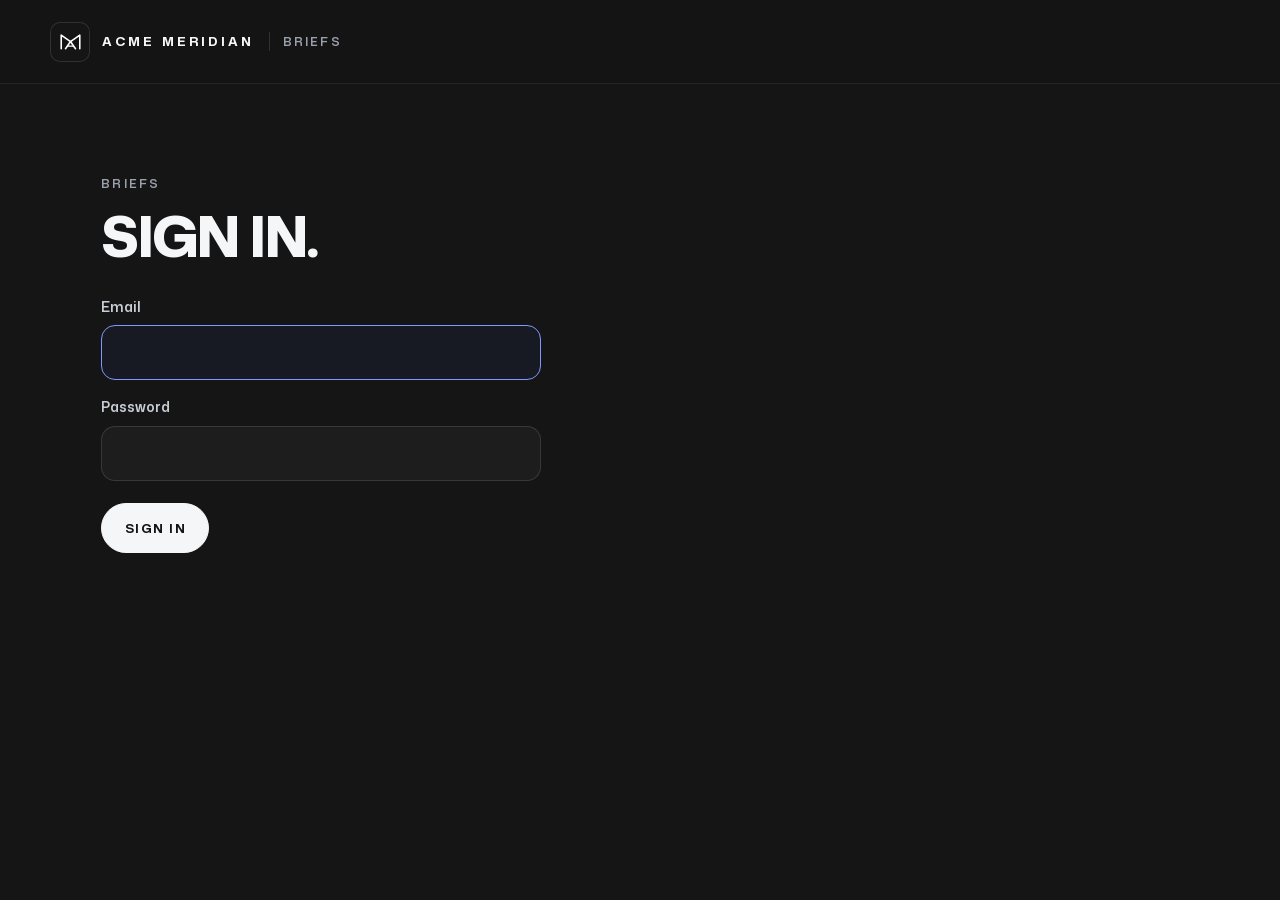
<file: admin/index.html>
<!doctype html>
<html lang="en">
<head>
<meta charset="utf-8">
<meta name="viewport" content="width=device-width,initial-scale=1,viewport-fit=cover">
<title>Briefs — Acme Meridian</title>
<!-- A working tool, not a page. It must never be indexed, and a search engine
     following a leaked link must not cache what it finds. -->
<meta name="robots" content="noindex, nofollow, noarchive, nosnippet">
<meta name="referrer" content="no-referrer">
<!-- Defence in depth for the one page that can reach the briefs. `script-src
     'self'` alone would have stopped the stored-XSS found on 2026-09-06: an
     injected `onmouseover=` is inline script and is refused outright.
     `frame-ancestors` is ignored in a meta tag and GitHub Pages cannot set
     headers, so the frame check lives in admin.js instead. -->
<meta http-equiv="Content-Security-Policy" content="default-src 'self'; script-src 'self'; style-src 'self'; img-src 'self' data:; font-src 'self'; connect-src https://slkyivycuxbjigwqpyzd.supabase.co; form-action 'self'; base-uri 'none'; object-src 'none'">
<meta name="theme-color" content="#151515">
<link rel="icon" href="/favicon.svg" type="image/svg+xml">
<link rel="preload" as="font" type="font/woff2" href="/assets/fonts/mona-sans-latin.woff2" crossorigin>
<link rel="stylesheet" href="/assets/fonts/night.css">
<link rel="stylesheet" href="/assets/admin.css">
</head>
<body class="admin">

<header class="nav">
  <a class="brand" href="/" aria-label="Acme Meridian — home">
    <span class="sq"><svg viewBox="0 0 140 100" fill="none" stroke="#fff" stroke-linecap="round" stroke-linejoin="round" aria-hidden="true"><path d="M18 88V12l52 36 52-36v76" stroke-width="9"/><path d="M42 88l28-40 28 40" stroke-width="9"/><path d="M53 73h34" stroke-width="7" stroke-linejoin="miter"/></svg></span>
    <b>Acme Meridian</b><i>Briefs</i>
  </a>
  <button type="button" id="signout" class="linkish">Sign out</button>
</header>

<main class="adm">

  <!-- Signed out. This is the only door: public sign-up is off on the project,
       so this form authenticates an existing account and cannot create one. -->
  <section class="adm-gate" id="gate" hidden>
    <p class="eyebrow">Briefs</p>
    <h1>Sign in.</h1>
    <form id="signin" class="adm-keyform">
      <div class="field">
        <label for="email">Email</label>
        <input type="email" id="email" name="email" autocomplete="username"
               autocapitalize="off" spellcheck="false" required>
      </div>
      <div class="field">
        <label for="pw">Password</label>
        <input type="password" id="pw" name="password" autocomplete="current-password" required>
      </div>
      <button class="btn solid" type="submit" id="go"><span>Sign in</span></button>
      <p class="status" id="gate-err" role="alert"></p>
    </form>
  </section>

  <section class="adm-body" id="body" hidden>
    <div class="adm-head">
      <div>
        <p class="eyebrow">Briefs</p>
        <h1 id="count">—</h1>
      </div>
      <button class="btn" type="button" id="refresh"><span>Refresh</span></button>
    </div>

    <div class="choices adm-filters" id="filters" role="tablist" aria-label="Filter">
      <label class="choice"><input type="radio" name="f" value="all" checked><span>All</span></label>
      <label class="choice"><input type="radio" name="f" value="new"><span>New</span></label>
      <label class="choice"><input type="radio" name="f" value="read"><span>Read</span></label>
      <label class="choice"><input type="radio" name="f" value="replied"><span>Replied</span></label>
      <label class="choice"><input type="radio" name="f" value="archived"><span>Archived</span></label>
    </div>

    <ol class="adm-list" id="list"></ol>
    <p class="adm-empty" id="empty" hidden>Nothing here yet.</p>
  </section>

  <section class="adm-detail" id="detail" hidden></section>

  <p class="status" id="status" role="status" aria-live="polite"></p>
</main>

<script type="module" src="/assets/admin.js"></script>
</body>
</html>
</file>
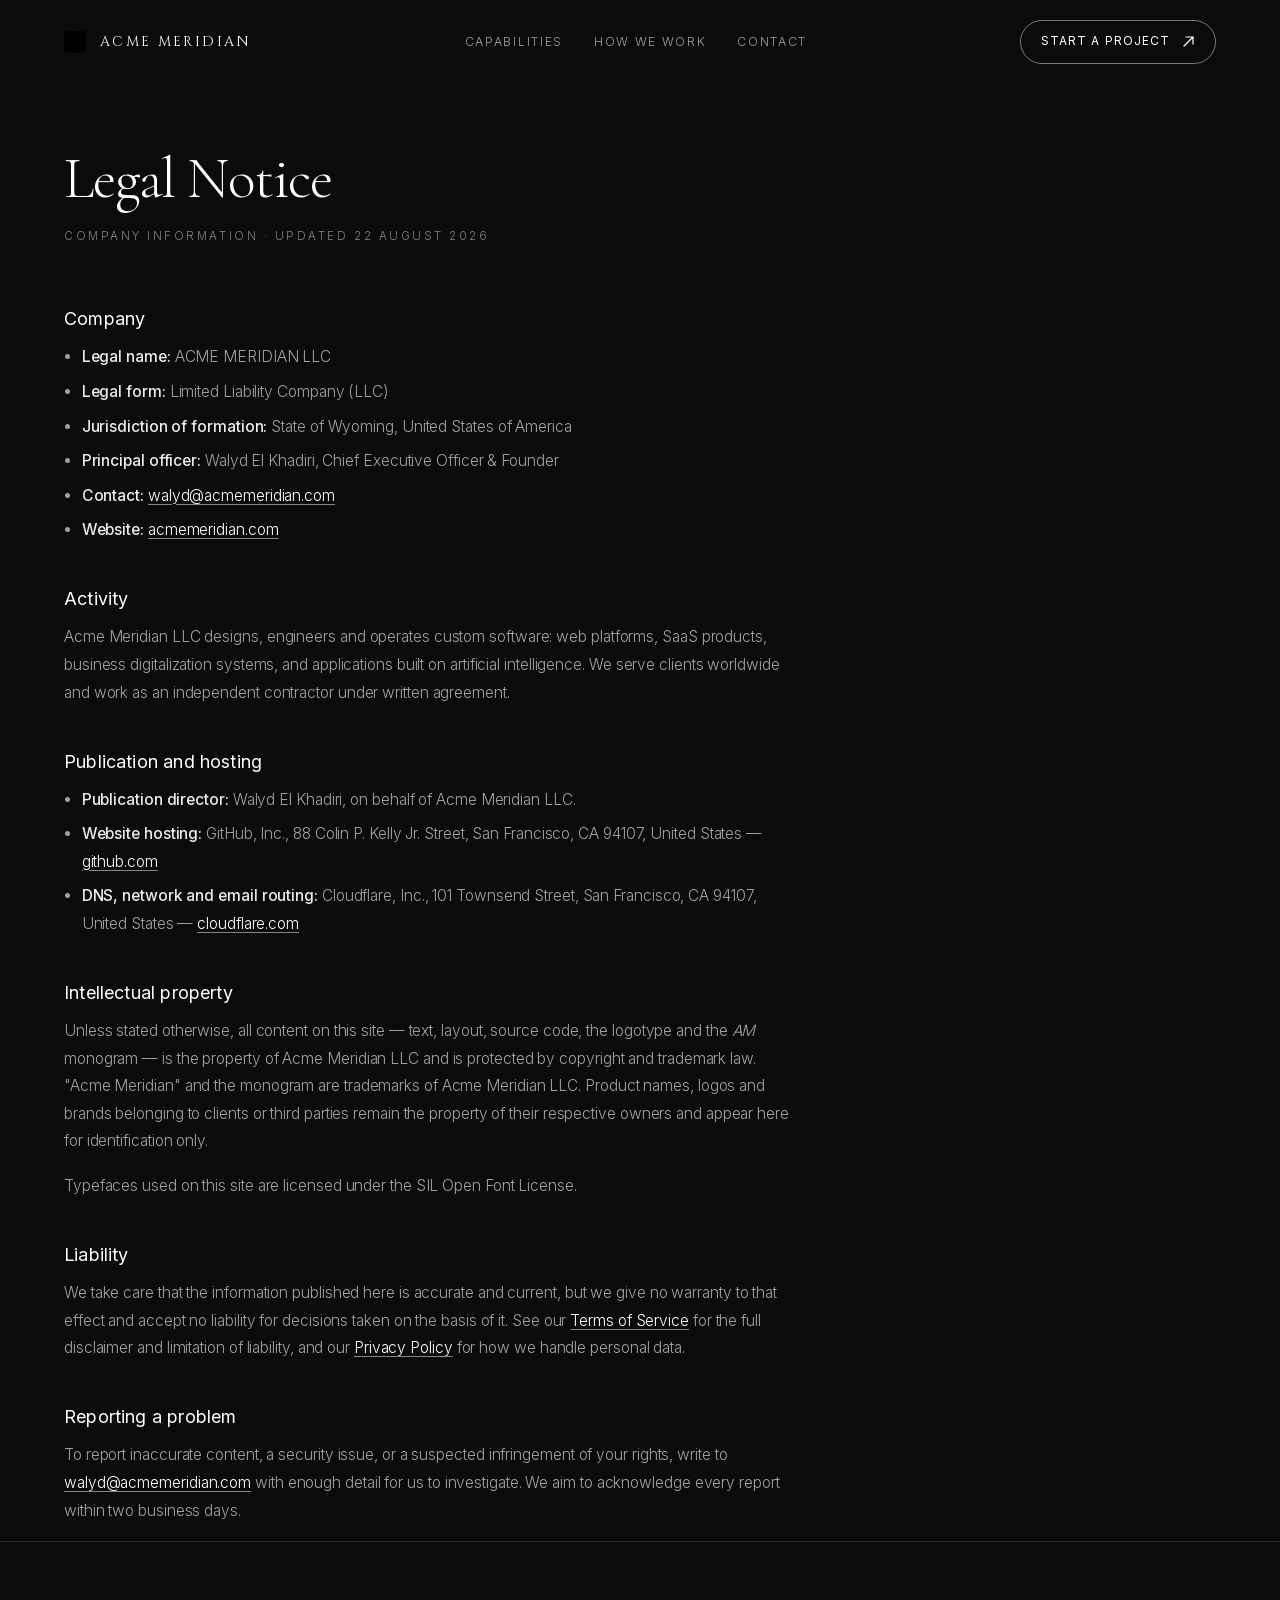
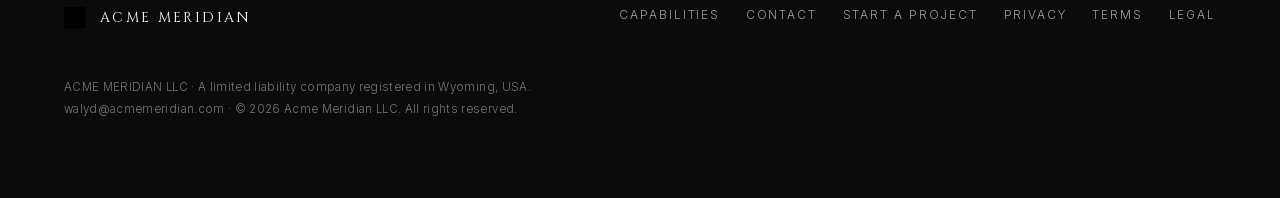
<file: legal/index.html>
<!doctype html>
<html lang="en">
<head>
<meta charset="utf-8">
<meta name="viewport" content="width=device-width,initial-scale=1,viewport-fit=cover">
<meta name="theme-color" content="#0b0b0b">
<title>Legal Notice — Acme Meridian</title>
<meta name="description" content="Company information for Acme Meridian LLC: legal form, Wyoming registration, officers, hosting and intellectual property.">
<link rel="canonical" href="https://acmemeridian.com/legal/">
<link rel="icon" href="/favicon.ico" sizes="any">
<link rel="icon" href="/favicon.svg" type="image/svg+xml">
<link rel="apple-touch-icon" href="/assets/apple-touch-icon.png">
<link rel="manifest" href="/site.webmanifest">
<meta property="og:type" content="website">
<meta property="og:site_name" content="Acme Meridian">
<meta property="og:title" content="Legal Notice — Acme Meridian">
<meta property="og:description" content="Company information for Acme Meridian LLC: legal form, Wyoming registration, officers, hosting and intellectual property.">
<meta property="og:url" content="https://acmemeridian.com/legal/">
<meta property="og:image" content="https://acmemeridian.com/assets/og-cover.png">
<meta property="og:image:width" content="1200">
<meta property="og:image:height" content="630">
<meta property="og:image:alt" content="Acme Meridian — software, worldwide">
<meta name="twitter:card" content="summary_large_image">
<meta name="twitter:title" content="Legal Notice — Acme Meridian">
<meta name="twitter:description" content="Company information for Acme Meridian LLC: legal form, Wyoming registration, officers, hosting and intellectual property.">
<meta name="twitter:image" content="https://acmemeridian.com/assets/og-cover.png">
<link rel="preload" href="/assets/fonts/inter-var.woff2" as="font" type="font/woff2" crossorigin>
<link rel="preload" href="/assets/fonts/cormorant-var.woff2" as="font" type="font/woff2" crossorigin>
<link rel="stylesheet" href="/styles.css">
<script>document.documentElement.classList.add("js")</script>
</head>
<body>
<svg width="0" height="0" style="position:absolute" aria-hidden="true"><defs>
<symbol id="am" viewBox="0 0 213.33 213.33">
<rect width="213.33" height="213.33" rx="23.03"/>
<g transform="translate(37.14,56.19)" fill="none" stroke-linecap="round" stroke-linejoin="round">
<path d="M18 88V12l52 36 52-36v76" stroke-width="9"/>
<path d="M42 88l28-40 28 40" stroke-width="9"/>
<path d="M53 73h34" stroke-width="7" stroke-linejoin="miter"/></g></symbol></defs></svg>
<div id="progress"></div>
<header class="nav" id="nav"><div class="wrap">
  <a class="nav-brand" href="/" aria-label="Acme Meridian — home">
    <svg class="mark" aria-hidden="true"><use href="#am"></use></svg>
    <span class="wordmark">Acme Meridian</span>
  </a>
  <nav class="nav-links" id="navlinks" aria-label="Main">
    <a href="/#capabilities">Capabilities</a>
    <a href="/#process">How we work</a>
    <a href="/#contact">Contact</a>
  </nav>
  <a class="btn" href="/start/"><span>Start a project</span>
    <svg class="ar" width="13" height="13" viewBox="0 0 13 13" fill="none" aria-hidden="true">
      <path d="M2 11L11 2M11 2H4M11 2v7" stroke="currentColor" stroke-width="1.2"
            stroke-linecap="round" stroke-linejoin="round"/></svg></a>
  <button class="nav-toggle" id="navtoggle" aria-label="Menu" aria-expanded="false">
    <svg width="22" height="22" viewBox="0 0 22 22" fill="none" aria-hidden="true">
      <path d="M3 8h16M3 14h16" stroke="currentColor" stroke-width="1.3" stroke-linecap="round"/></svg>
  </button>
</div></header>
<main class="doc"><div class="wrap">
<h1>Legal Notice</h1>
<p class="updated">Company information &middot; Updated 22 August 2026</p>
<article>
<h2 id="entity">Company</h2>
<ul>
<li><strong>Legal name:</strong> ACME MERIDIAN LLC</li>
<li><strong>Legal form:</strong> Limited Liability Company (LLC)</li>
<li><strong>Jurisdiction of formation:</strong> State of Wyoming, United States of America</li>
<li><strong>Principal officer:</strong> Walyd El Khadiri, Chief Executive Officer &amp;
    Founder</li>
<li><strong>Contact:</strong> <a href="mailto:walyd@acmemeridian.com">walyd@acmemeridian.com</a></li>
<li><strong>Website:</strong> <a href="https://acmemeridian.com">acmemeridian.com</a></li>
</ul>

<h2 id="activity">Activity</h2>
<p>Acme Meridian LLC designs, engineers and operates custom software: web platforms, SaaS
products, business digitalization systems, and applications built on artificial intelligence. We
serve clients worldwide and work as an independent contractor under written agreement.</p>

<h2 id="publication">Publication and hosting</h2>
<ul>
<li><strong>Publication director:</strong> Walyd El Khadiri, on behalf of Acme Meridian LLC.</li>
<li><strong>Website hosting:</strong> GitHub, Inc., 88 Colin P. Kelly Jr. Street, San Francisco,
    CA 94107, United States — <a href="https://github.com" rel="noopener">github.com</a></li>
<li><strong>DNS, network and email routing:</strong> Cloudflare, Inc., 101 Townsend Street, San
    Francisco, CA 94107, United States —
    <a href="https://cloudflare.com" rel="noopener">cloudflare.com</a></li>
</ul>

<h2 id="ip">Intellectual property</h2>
<p>Unless stated otherwise, all content on this site — text, layout, source code, the logotype
and the <em>AM</em> monogram — is the property of Acme Meridian LLC and is protected by copyright
and trademark law. "Acme Meridian" and the monogram are trademarks of Acme Meridian LLC.
Product names, logos and brands belonging to clients or third parties remain the property of
their respective owners and appear here for identification only.</p>
<p>Typefaces used on this site are licensed under the SIL Open Font License.</p>

<h2 id="liability">Liability</h2>
<p>We take care that the information published here is accurate and current, but we give no
warranty to that effect and accept no liability for decisions taken on the basis of it. See our
<a href="/terms/">Terms of Service</a> for the full disclaimer and limitation of liability, and
our <a href="/privacy/">Privacy Policy</a> for how we handle personal data.</p>

<h2 id="report">Reporting a problem</h2>
<p>To report inaccurate content, a security issue, or a suspected infringement of your rights,
write to <a href="mailto:walyd@acmemeridian.com">walyd@acmemeridian.com</a> with enough detail for us to investigate. We aim to acknowledge every report
within two business days.</p>
</article>
</div></main>
<footer class="foot"><div class="wrap">
  <div class="foot-top">
    <a class="nav-brand" href="/" aria-label="Acme Meridian — home">
      <svg class="mark" aria-hidden="true"><use href="#am"></use></svg>
      <span class="wordmark">Acme Meridian</span>
    </a>
    <nav class="foot-links" aria-label="Footer">
      <a href="/#capabilities">Capabilities</a>
      <a href="/#contact">Contact</a>
      <a href="/start/">Start a project</a>
      <a href="/privacy/">Privacy</a>
      <a href="/terms/">Terms</a>
      <a href="/legal/">Legal</a>
    </nav>
  </div>
  <p class="foot-legal">
    ACME MERIDIAN LLC &middot; A limited liability company registered in Wyoming, USA.<br>
    <a href="mailto:walyd@acmemeridian.com">walyd@acmemeridian.com</a>
    &middot; &copy; <span id="yr">2026</span> Acme Meridian LLC. All rights reserved.
  </p>
</div></footer>
<script src="/app.js" defer></script>

</body>
</body>
</html>
</file>
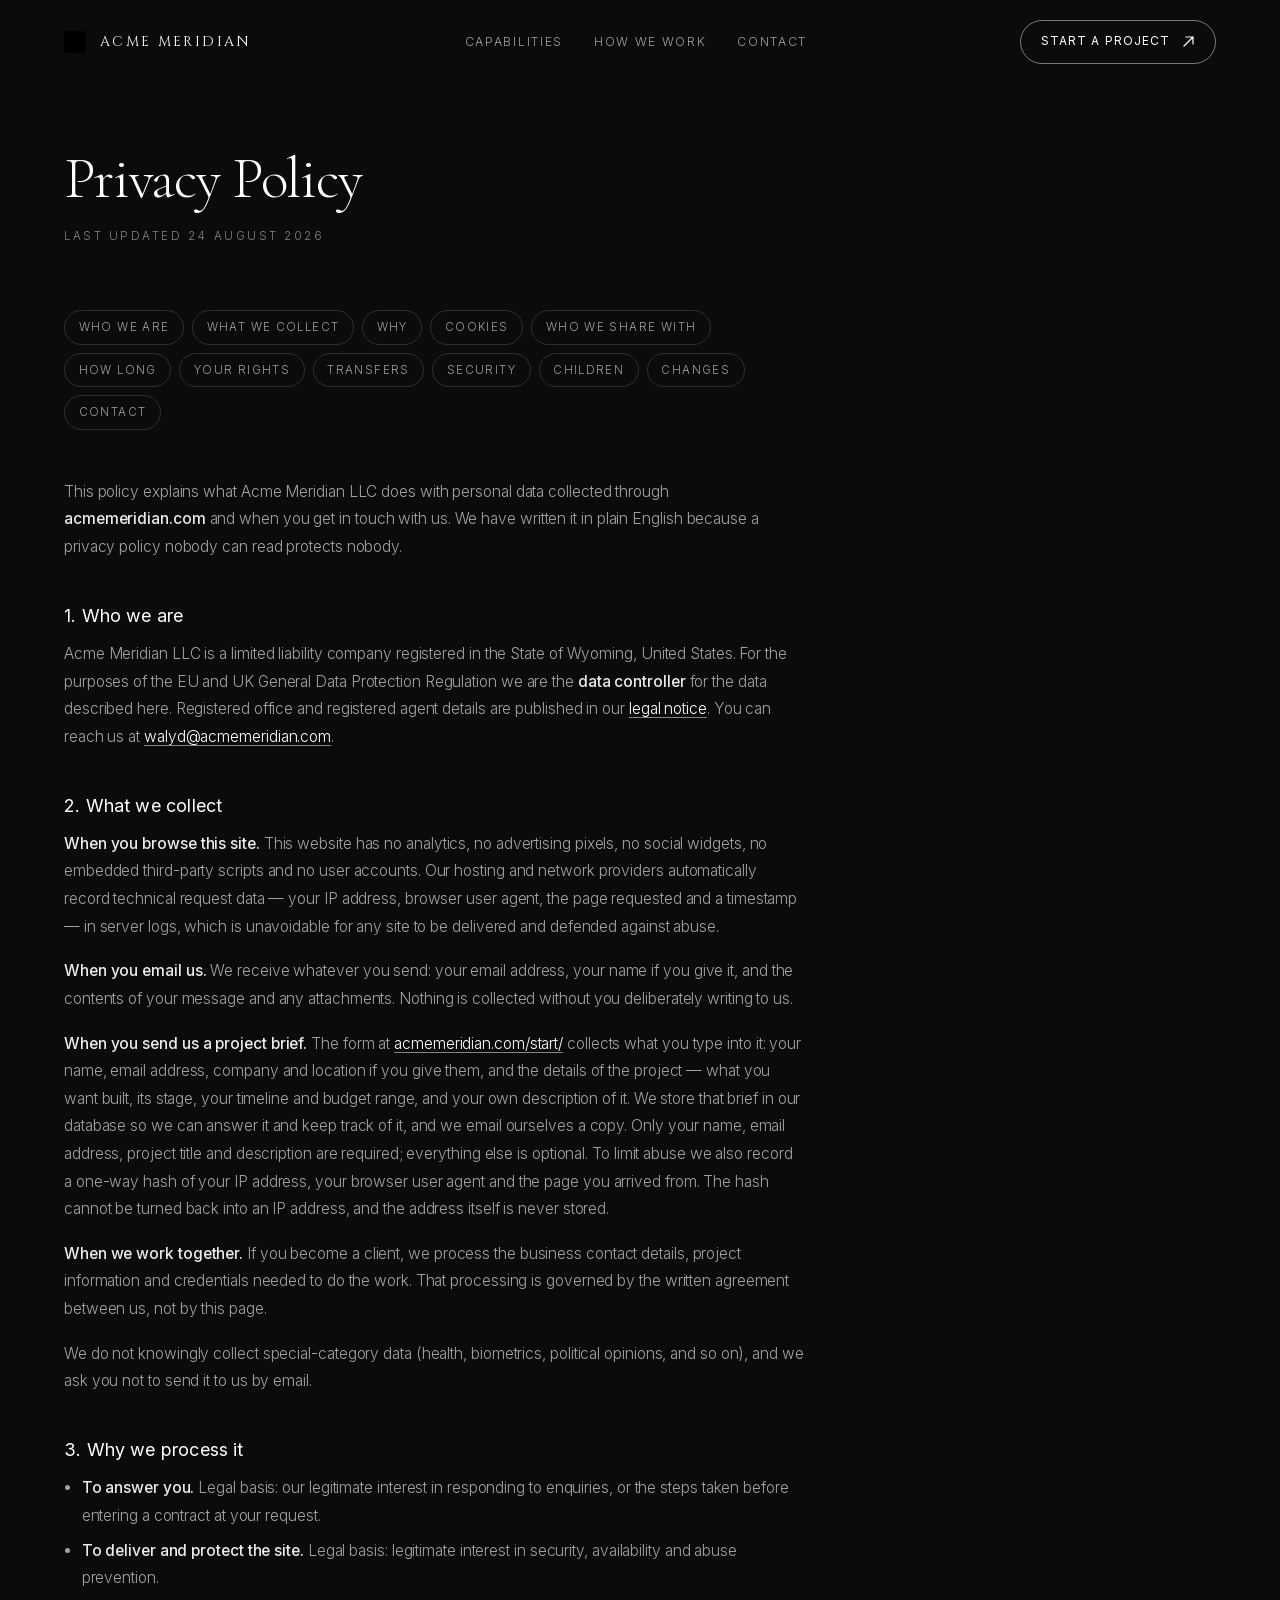
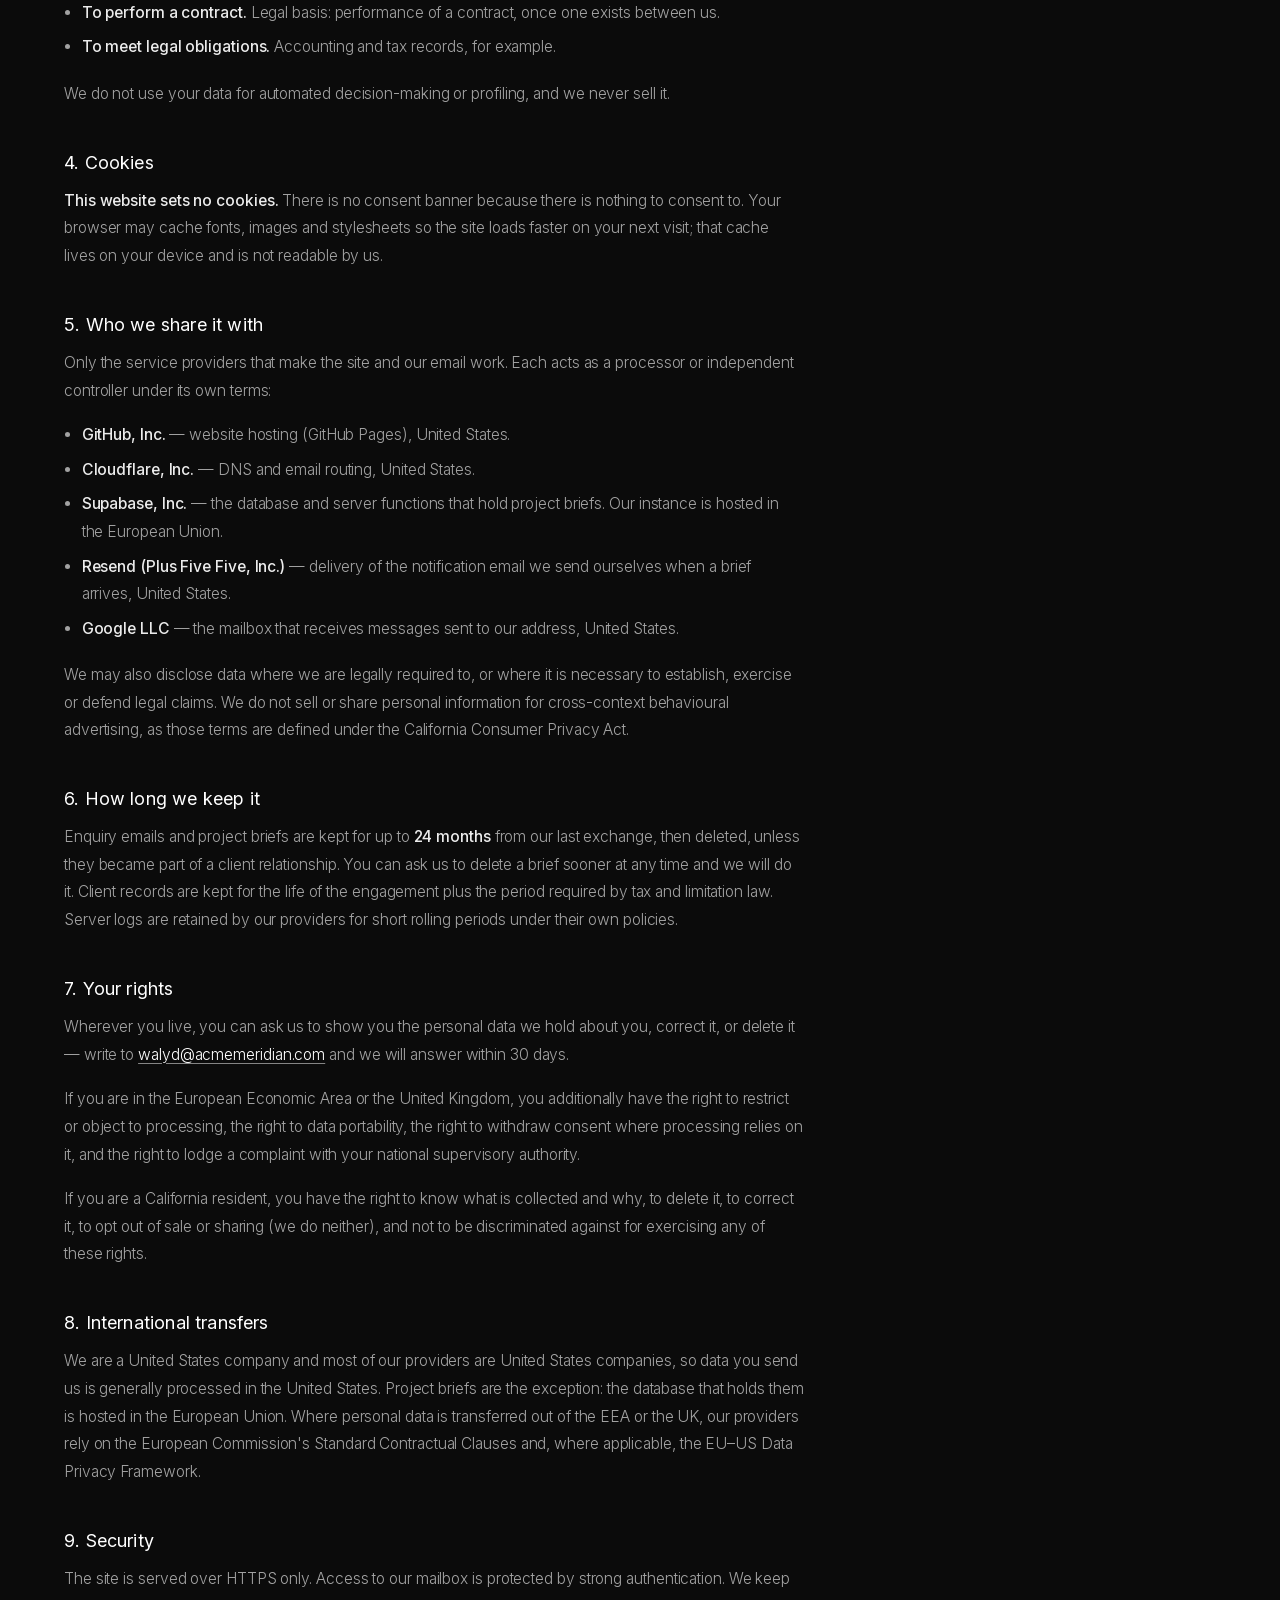
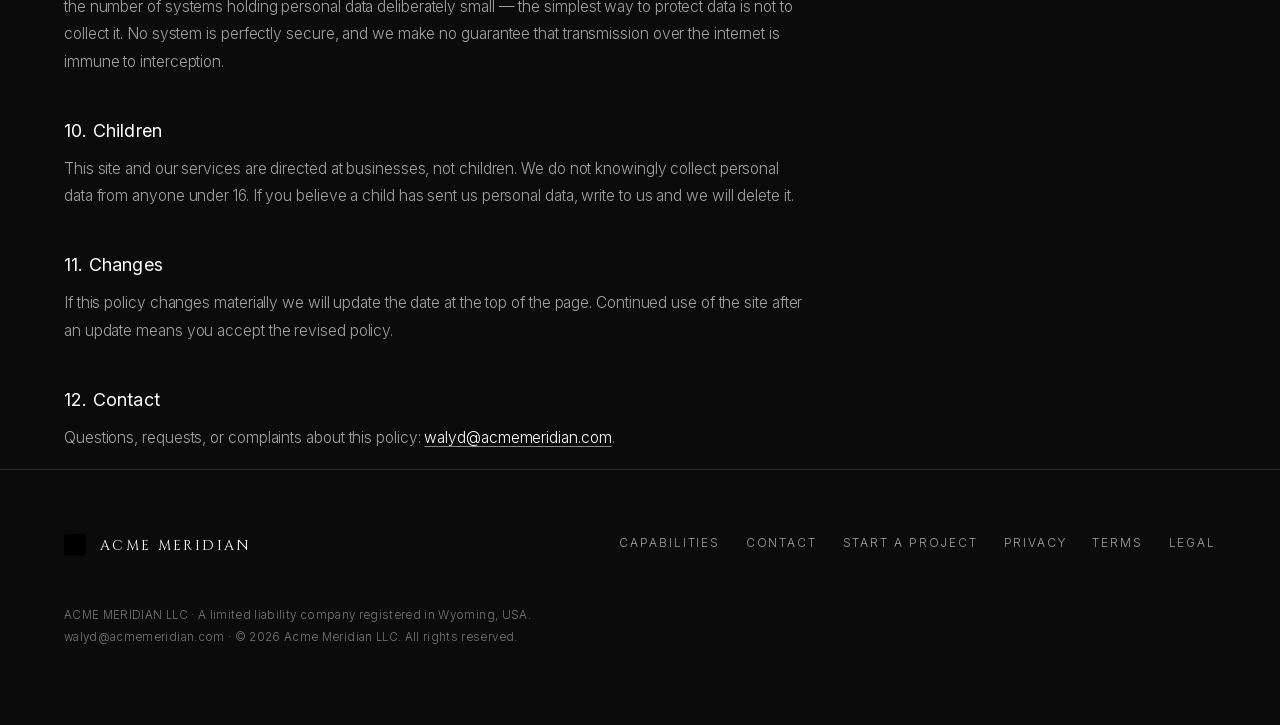
<file: privacy/index.html>
<!doctype html>
<html lang="en">
<head>
<meta charset="utf-8">
<meta name="viewport" content="width=device-width,initial-scale=1,viewport-fit=cover">
<meta name="theme-color" content="#0b0b0b">
<title>Privacy Policy — Acme Meridian</title>
<meta name="description" content="How Acme Meridian LLC handles personal data. No cookies, no analytics, no trackers — and your rights under GDPR and CCPA.">
<link rel="canonical" href="https://acmemeridian.com/privacy/">
<link rel="icon" href="/favicon.ico" sizes="any">
<link rel="icon" href="/favicon.svg" type="image/svg+xml">
<link rel="apple-touch-icon" href="/assets/apple-touch-icon.png">
<link rel="manifest" href="/site.webmanifest">
<meta property="og:type" content="website">
<meta property="og:site_name" content="Acme Meridian">
<meta property="og:title" content="Privacy Policy — Acme Meridian">
<meta property="og:description" content="How Acme Meridian LLC handles personal data. No cookies, no analytics, no trackers — and your rights under GDPR and CCPA.">
<meta property="og:url" content="https://acmemeridian.com/privacy/">
<meta property="og:image" content="https://acmemeridian.com/assets/og-cover.png">
<meta property="og:image:width" content="1200">
<meta property="og:image:height" content="630">
<meta property="og:image:alt" content="Acme Meridian — software, worldwide">
<meta name="twitter:card" content="summary_large_image">
<meta name="twitter:title" content="Privacy Policy — Acme Meridian">
<meta name="twitter:description" content="How Acme Meridian LLC handles personal data. No cookies, no analytics, no trackers — and your rights under GDPR and CCPA.">
<meta name="twitter:image" content="https://acmemeridian.com/assets/og-cover.png">
<link rel="preload" href="/assets/fonts/inter-var.woff2" as="font" type="font/woff2" crossorigin>
<link rel="preload" href="/assets/fonts/cormorant-var.woff2" as="font" type="font/woff2" crossorigin>
<link rel="stylesheet" href="/styles.css">
<script>document.documentElement.classList.add("js")</script>
</head>
<body>
<svg width="0" height="0" style="position:absolute" aria-hidden="true"><defs>
<symbol id="am" viewBox="0 0 213.33 213.33">
<rect width="213.33" height="213.33" rx="23.03"/>
<g transform="translate(37.14,56.19)" fill="none" stroke-linecap="round" stroke-linejoin="round">
<path d="M18 88V12l52 36 52-36v76" stroke-width="9"/>
<path d="M42 88l28-40 28 40" stroke-width="9"/>
<path d="M53 73h34" stroke-width="7" stroke-linejoin="miter"/></g></symbol></defs></svg>
<div id="progress"></div>
<header class="nav" id="nav"><div class="wrap">
  <a class="nav-brand" href="/" aria-label="Acme Meridian — home">
    <svg class="mark" aria-hidden="true"><use href="#am"></use></svg>
    <span class="wordmark">Acme Meridian</span>
  </a>
  <nav class="nav-links" id="navlinks" aria-label="Main">
    <a href="/#capabilities">Capabilities</a>
    <a href="/#process">How we work</a>
    <a href="/#contact">Contact</a>
  </nav>
  <a class="btn" href="/start/"><span>Start a project</span>
    <svg class="ar" width="13" height="13" viewBox="0 0 13 13" fill="none" aria-hidden="true">
      <path d="M2 11L11 2M11 2H4M11 2v7" stroke="currentColor" stroke-width="1.2"
            stroke-linecap="round" stroke-linejoin="round"/></svg></a>
  <button class="nav-toggle" id="navtoggle" aria-label="Menu" aria-expanded="false">
    <svg width="22" height="22" viewBox="0 0 22 22" fill="none" aria-hidden="true">
      <path d="M3 8h16M3 14h16" stroke="currentColor" stroke-width="1.3" stroke-linecap="round"/></svg>
  </button>
</div></header>
<main class="doc"><div class="wrap">
<h1>Privacy Policy</h1>
<p class="updated">Last updated 24 August 2026</p>
<article>
<nav class="toc" aria-label="On this page"><a href="#who">Who we are</a><a href="#collect">What we collect</a><a href="#why">Why</a><a href="#cookies">Cookies</a><a href="#share">Who we share with</a><a href="#keep">How long</a><a href="#rights">Your rights</a><a href="#transfers">Transfers</a><a href="#security">Security</a><a href="#children">Children</a><a href="#changes">Changes</a><a href="#contact">Contact</a></nav>
<p>This policy explains what Acme Meridian LLC does with personal data collected through
<strong>acmemeridian.com</strong> and when you get in touch with us. We have written it in plain
English because a privacy policy nobody can read protects nobody.</p>

<h2 id="who">1. Who we are</h2>
<p>Acme Meridian LLC is a limited liability company registered in the State of Wyoming, United
States. For the purposes of the EU and UK General Data Protection Regulation we are the
<strong>data controller</strong> for the data described here. Registered office and registered
agent details are published in our <a href="/legal/">legal notice</a>. You can reach us at
<a href="mailto:walyd@acmemeridian.com">walyd@acmemeridian.com</a>.</p>

<h2 id="collect">2. What we collect</h2>
<p><strong>When you browse this site.</strong> This website has no analytics, no advertising
pixels, no social widgets, no embedded third-party scripts and no user accounts. Our hosting and
network providers automatically record technical request data — your IP address, browser user
agent, the page requested and a timestamp — in server logs, which is unavoidable for any site to
be delivered and defended against abuse.</p>
<p><strong>When you email us.</strong> We receive whatever you send: your email address, your
name if you give it, and the contents of your message and any attachments. Nothing is collected
without you deliberately writing to us.</p>
<p><strong>When you send us a project brief.</strong> The form at
<a href="/start/">acmemeridian.com/start/</a> collects what you type into it: your name, email
address, company and location if you give them, and the details of the project &mdash; what you
want built, its stage, your timeline and budget range, and your own description of it. We store
that brief in our database so we can answer it and keep track of it, and we email ourselves a
copy. Only your name, email address, project title and description are required; everything else
is optional. To limit abuse we also record a one-way hash of your IP address, your browser user
agent and the page you arrived from. The hash cannot be turned back into an IP address, and the
address itself is never stored.</p>
<p><strong>When we work together.</strong> If you become a client, we process the business
contact details, project information and credentials needed to do the work. That processing is
governed by the written agreement between us, not by this page.</p>
<p>We do not knowingly collect special-category data (health, biometrics, political opinions,
and so on), and we ask you not to send it to us by email.</p>

<h2 id="why">3. Why we process it</h2>
<ul>
<li><strong>To answer you.</strong> Legal basis: our legitimate interest in responding to
    enquiries, or the steps taken before entering a contract at your request.</li>
<li><strong>To deliver and protect the site.</strong> Legal basis: legitimate interest in
    security, availability and abuse prevention.</li>
<li><strong>To perform a contract.</strong> Legal basis: performance of a contract, once one
    exists between us.</li>
<li><strong>To meet legal obligations.</strong> Accounting and tax records, for example.</li>
</ul>
<p>We do not use your data for automated decision-making or profiling, and we never sell it.</p>

<h2 id="cookies">4. Cookies</h2>
<p><strong>This website sets no cookies.</strong> There is no consent banner because there is
nothing to consent to. Your browser may cache fonts, images and stylesheets so the site loads
faster on your next visit; that cache lives on your device and is not readable by us.</p>

<h2 id="share">5. Who we share it with</h2>
<p>Only the service providers that make the site and our email work. Each acts as a processor or
independent controller under its own terms:</p>
<ul>
<li><strong>GitHub, Inc.</strong> — website hosting (GitHub Pages), United States.</li>
<li><strong>Cloudflare, Inc.</strong> — DNS and email routing, United States.</li>
<li><strong>Supabase, Inc.</strong> &mdash; the database and server functions that hold project
briefs. Our instance is hosted in the European Union.</li>
<li><strong>Resend (Plus Five Five, Inc.)</strong> &mdash; delivery of the notification email we
send ourselves when a brief arrives, United States.</li>
<li><strong>Google LLC</strong> — the mailbox that receives messages sent to our address,
    United States.</li>
</ul>
<p>We may also disclose data where we are legally required to, or where it is necessary to
establish, exercise or defend legal claims. We do not sell or share personal information for
cross-context behavioural advertising, as those terms are defined under the California Consumer
Privacy Act.</p>

<h2 id="keep">6. How long we keep it</h2>
<p>Enquiry emails and project briefs are kept for up to <strong>24 months</strong> from our last
exchange, then deleted, unless they became part of a client relationship. You can ask us to delete
a brief sooner at any time and we will do it. Client records are kept for the life
of the engagement plus the period required by tax and limitation law. Server logs are retained
by our providers for short rolling periods under their own policies.</p>

<h2 id="rights">7. Your rights</h2>
<p>Wherever you live, you can ask us to show you the personal data we hold about you, correct it,
or delete it — write to <a href="mailto:walyd@acmemeridian.com">walyd@acmemeridian.com</a> and we will answer within 30 days.</p>
<p>If you are in the European Economic Area or the United Kingdom, you additionally have the
right to restrict or object to processing, the right to data portability, the right to withdraw
consent where processing relies on it, and the right to lodge a complaint with your national
supervisory authority.</p>
<p>If you are a California resident, you have the right to know what is collected and why, to
delete it, to correct it, to opt out of sale or sharing (we do neither), and not to be
discriminated against for exercising any of these rights.</p>

<h2 id="transfers">8. International transfers</h2>
<p>We are a United States company and most of our providers are United States companies, so data you
send us is generally processed in the United States. Project briefs are the exception: the
database that holds them is hosted in the European Union. Where personal data is transferred out of the EEA or
the UK, our providers rely on the European Commission's Standard Contractual Clauses and, where
applicable, the EU–US Data Privacy Framework.</p>

<h2 id="security">9. Security</h2>
<p>The site is served over HTTPS only. Access to our mailbox is protected by strong
authentication. We keep the number of systems holding personal data deliberately small — the
simplest way to protect data is not to collect it. No system is perfectly secure, and we make no
guarantee that transmission over the internet is immune to interception.</p>

<h2 id="children">10. Children</h2>
<p>This site and our services are directed at businesses, not children. We do not knowingly
collect personal data from anyone under 16. If you believe a child has sent us personal data,
write to us and we will delete it.</p>

<h2 id="changes">11. Changes</h2>
<p>If this policy changes materially we will update the date at the top of the page. Continued
use of the site after an update means you accept the revised policy.</p>

<h2 id="contact">12. Contact</h2>
<p>Questions, requests, or complaints about this policy: <a href="mailto:walyd@acmemeridian.com">walyd@acmemeridian.com</a>.</p>
</article>
</div></main>
<footer class="foot"><div class="wrap">
  <div class="foot-top">
    <a class="nav-brand" href="/" aria-label="Acme Meridian — home">
      <svg class="mark" aria-hidden="true"><use href="#am"></use></svg>
      <span class="wordmark">Acme Meridian</span>
    </a>
    <nav class="foot-links" aria-label="Footer">
      <a href="/#capabilities">Capabilities</a>
      <a href="/#contact">Contact</a>
      <a href="/start/">Start a project</a>
      <a href="/privacy/">Privacy</a>
      <a href="/terms/">Terms</a>
      <a href="/legal/">Legal</a>
    </nav>
  </div>
  <p class="foot-legal">
    ACME MERIDIAN LLC &middot; A limited liability company registered in Wyoming, USA.<br>
    <a href="mailto:walyd@acmemeridian.com">walyd@acmemeridian.com</a>
    &middot; &copy; <span id="yr">2026</span> Acme Meridian LLC. All rights reserved.
  </p>
</div></footer>
<script src="/app.js" defer></script>

</body>
</body>
</html>
</file>
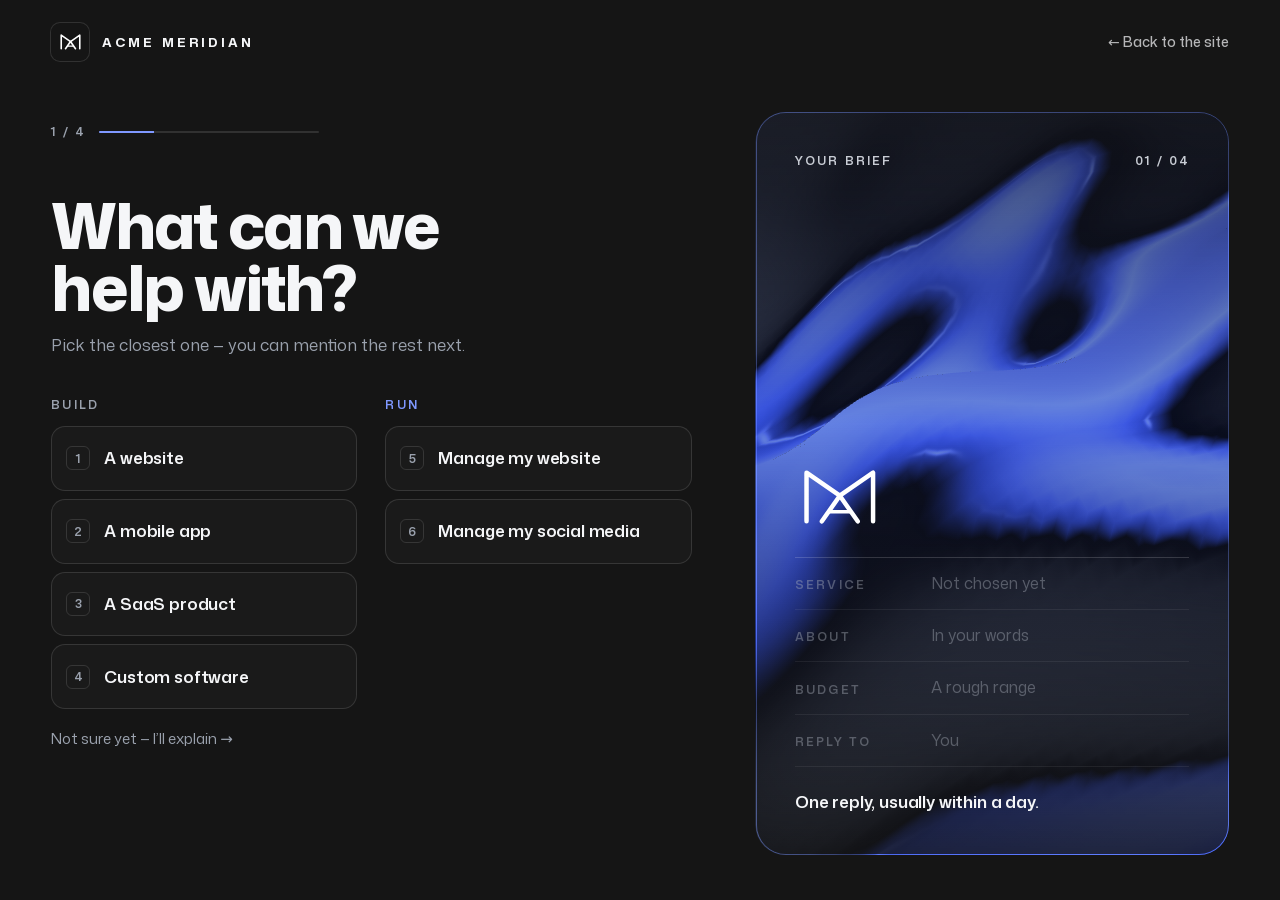
<file: start/index.html>
<!doctype html>
<html lang="en">
<head>
<meta charset="utf-8">
<meta name="viewport" content="width=device-width,initial-scale=1,viewport-fit=cover">
<title>Start a project — Acme Meridian</title>
<meta name="description" content="Four short questions and your brief goes straight to the person who will build it — one reply, usually within a day.">
<link rel="canonical" href="https://acmemeridian.com/start/">
<meta name="theme-color" content="#151515">

<meta property="og:type" content="website">
<meta property="og:site_name" content="Acme Meridian">
<meta property="og:url" content="https://acmemeridian.com/start/">
<meta property="og:title" content="Start a project — Acme Meridian">
<meta property="og:description" content="Four short questions and your brief goes straight to the person who will build it — one reply, usually within a day.">
<meta property="og:image" content="https://acmemeridian.com/assets/og-cover.png">
<meta name="twitter:card" content="summary_large_image">
<meta name="twitter:title" content="Start a project — Acme Meridian">
<meta name="twitter:description" content="Four short questions and your brief goes straight to the person who will build it — one reply, usually within a day.">
<meta name="twitter:image" content="https://acmemeridian.com/assets/og-cover.png">

<link rel="icon" href="/favicon.svg" type="image/svg+xml">
<link rel="icon" href="/favicon.ico" sizes="32x32">
<link rel="apple-touch-icon" href="/assets/apple-touch-icon.png">
<link rel="manifest" href="/site.webmanifest">

<link rel="preload" as="font" type="font/woff2" href="/assets/fonts/mona-sans-latin.woff2" crossorigin>
<link rel="stylesheet" href="/assets/fonts/night.css">
<script>document.documentElement.classList.add('js');
if (matchMedia('(prefers-reduced-motion: reduce)').matches) document.documentElement.classList.add('rm');</script>
<style>
/* Hick's law, applied: the old brief asked twelve questions at once, with
   twenty-six chips to weigh. This one asks one thing per screen, never more
   than six answers to it, and a tap is the answer — no "next" to hunt for.
   Build and Run are split into two short columns so the eye picks a lane
   first and a service second. Timeline, stage, country and company are gone:
   they are the first reply's job, not the visitor's.                      */
:root{
  --ink:#151515; --ink-2:#1d1e21;
  --white:#f5f6f8; --mute:#9aa1ad; --line-d:rgba(255,255,255,.12);
  --cobalt:#3f63ff; --cobalt-l:#7f98ff; --bad:#ff8a7a;
  --sans:'Mona Sans',system-ui,-apple-system,sans-serif;
  --gut:clamp(20px,4vw,56px); --ease:cubic-bezier(.22,1,.36,1);
}
*,*::before,*::after{box-sizing:border-box}
html{-webkit-text-size-adjust:100%}
body{margin:0;background:var(--ink);color:var(--white);font:400 17px/1.6 var(--sans);-webkit-font-smoothing:antialiased;overflow-x:hidden}
a{color:inherit;text-decoration:none} p{margin:0}
h1,h2{margin:0;font-weight:800;letter-spacing:-.035em;line-height:.98}
.caps{font-size:12px;font-weight:600;letter-spacing:.18em;text-transform:uppercase}
button{font:inherit;color:inherit}

.gl-wrap{position:fixed;inset:0;z-index:0;pointer-events:none}
#silk{position:absolute;inset:0;width:100%;height:100%}

/* nav ------------------------------------------------------------------ */
.nav{position:fixed;inset:0 0 auto;z-index:50}
.nav .in{display:flex;align-items:center;justify-content:space-between;height:84px;padding:0 var(--gut)}
.brand{display:flex;align-items:center;gap:.8rem}
.brand .sq{width:38px;height:38px;border-radius:9px;background:var(--ink);display:grid;place-items:center;box-shadow:0 0 0 1px var(--line-d)}
.brand .sq svg{width:25px}
.brand b{font-size:13px;font-weight:700;letter-spacing:.24em;text-transform:uppercase}
.leave{font-size:14px;font-weight:500;opacity:.72;transition:opacity .3s}
.leave:hover{opacity:1}

/* layout: the question on the left, the brief taking shape on the right */
.page{position:relative;z-index:1;min-height:100svh;display:grid;grid-template-columns:minmax(0,1.15fr) minmax(0,.85fr);gap:clamp(32px,5vw,88px);
  padding:clamp(96px,13vh,112px) var(--gut) clamp(24px,5vh,56px);max-width:1440px;margin:0 auto}
.q{display:flex;flex-direction:column;min-width:0}

.meta{display:flex;align-items:center;gap:14px;height:40px;color:var(--mute)}
.back{flex:none;width:40px;height:40px;padding:0;border-radius:50%;border:1px solid var(--line-d);background:none;display:grid;place-items:center;cursor:pointer;overflow:hidden;transition:border-color .3s,opacity .3s}
.back:hover{border-color:#fff}
.back[hidden]{display:grid;opacity:0;pointer-events:none;width:0;margin-right:-14px;border-width:0}
.back svg{width:15px}
.bar{flex:1;max-width:220px;height:2px;border-radius:2px;background:var(--line-d);overflow:hidden}
.bar i{display:block;height:100%;width:100%;background:var(--cobalt-l);transform-origin:left;transform:scaleX(.25);transition:transform .6s var(--ease)}

form{flex:1;display:flex;flex-direction:column;margin-top:clamp(18px,4.5vh,56px)}
.step{display:flex;flex-direction:column;flex:1}
html.js .step:not(.on){display:none}
.step h1{font-size:clamp(2.3rem,min(5vw,7.6vh),4.6rem);max-width:13ch;outline:none}
.sub{margin-top:.9rem;color:var(--mute);max-width:52ch;font-size:16.5px}

/* answers ---------------------------------------------------------------- */
.lanes{margin-top:clamp(20px,4vh,44px);display:grid;grid-template-columns:1fr 1fr;gap:28px;align-items:start}
.lane > .caps{display:block;color:var(--mute);margin-bottom:12px}
.lane.run > .caps{color:var(--cobalt-l)}
.opts{display:grid;gap:8px}
.budget .opts{margin-top:clamp(24px,4.5vh,44px);grid-template-columns:1fr 1fr;max-width:620px}
.opt{position:relative;display:flex;align-items:center;gap:14px;height:clamp(50px,7.2vh,66px);padding:0 18px 0 14px;border-radius:14px;border:1px solid var(--line-d);
  background:rgba(255,255,255,.025);cursor:pointer;transition:border-color .25s,background-color .25s,transform .35s var(--ease)}
.opt input{position:absolute;opacity:0;pointer-events:none}
.opt .k{flex:none;width:24px;height:24px;border-radius:6px;border:1px solid var(--line-d);display:grid;place-items:center;font-size:12px;font-weight:600;color:var(--mute);transition:all .25s}
.opt .t{font-size:clamp(1.02rem,1.3vw,1.18rem);font-weight:600;letter-spacing:-.01em;line-height:1.2}
.opt svg{flex:none;margin-left:auto;width:16px;opacity:0;transform:translateX(-6px);transition:opacity .25s,transform .35s var(--ease)}
.opt:hover{border-color:rgba(127,152,255,.55);background:rgba(63,99,255,.08)}
.opt:hover svg{opacity:1;transform:none}
.opt:active{transform:scale(.985)}
.opt:has(input:checked){border-color:var(--cobalt);background:rgba(63,99,255,.18)}
.opt:has(input:checked) .k{background:var(--cobalt);border-color:var(--cobalt);color:#fff}
.opt:has(input:checked) svg{opacity:1;transform:none}
.opt:has(input:focus-visible){outline:2px solid var(--cobalt-l);outline-offset:3px}

/* the quiet way out of a choice, so nobody is forced to pick a wrong one */
.unsure{align-self:flex-start;margin-top:clamp(12px,2.2vh,18px);display:inline-flex;align-items:center;gap:.5rem;cursor:pointer;color:var(--mute);font-size:15px;
  border-bottom:1px solid transparent;transition:color .25s,border-color .25s}
.unsure input{position:absolute;opacity:0;pointer-events:none}
.unsure:hover,.unsure:has(input:checked){color:#fff;border-color:currentColor}
.unsure:has(input:focus-visible){outline:2px solid var(--cobalt-l);outline-offset:4px;border-radius:4px}

/* writing ---------------------------------------------------------------- */
.area{margin-top:clamp(24px,4.5vh,44px);max-width:640px}
textarea,.field input{width:100%;font:400 1.15rem/1.55 var(--sans);color:var(--white);background:rgba(255,255,255,.035);border:1px solid var(--line-d);border-radius:16px;
  padding:18px 20px;outline:none;transition:border-color .25s,background-color .25s;-webkit-appearance:none;appearance:none}
textarea{min-height:168px;resize:none;display:block}
textarea::placeholder,.field input::placeholder{color:#6b7280}
textarea:focus,.field input:focus{border-color:var(--cobalt-l);background:rgba(63,99,255,.06)}
.bad textarea,.field.bad input{border-color:var(--bad)}
.err{display:none;margin-top:.55rem;color:var(--bad);font-size:14.5px}
.bad .err,.field.bad .err{display:block}
.fields{margin-top:clamp(24px,4.5vh,44px);display:grid;gap:14px;max-width:520px}
.field label{display:block;margin-bottom:.45rem;font-size:14px;font-weight:600;color:#c8ccd4}

.go{margin-top:22px;display:flex;align-items:center;gap:16px;flex-wrap:wrap}
.pill{display:inline-flex;align-items:center;gap:.6rem;height:52px;padding:0 1.4rem;border:0;border-radius:999px;background:var(--white);color:var(--ink);
  font:700 13px/1 var(--sans);letter-spacing:.12em;text-transform:uppercase;cursor:pointer;transition:background .3s,color .3s,transform .3s var(--ease)}
.pill:hover{background:var(--cobalt);color:#fff}
.pill:disabled{opacity:.6;cursor:default}
.pill svg{width:14px;height:14px}
.kbd{color:#6b7280;font-size:13px}
.kbd b{font-weight:600;color:var(--mute);border:1px solid var(--line-d);border-radius:5px;padding:1px 6px;margin-right:2px}
.note{margin-top:18px;color:#6b7280;font-size:13.5px;max-width:52ch}
.note a{border-bottom:1px solid currentColor}
.status{margin-top:18px;max-width:52ch;font-size:15px;color:var(--bad)}
.status:empty{display:none}
.status .pill{margin-top:14px}
html:not(.js) .js-only{display:none}

/* the brief, taking shape ----------------------------------------------- */
.card{position:sticky;top:clamp(96px,13vh,112px);align-self:start;height:calc(100svh - clamp(96px,13vh,112px) - clamp(24px,5vh,56px));border-radius:30px;border:1px solid rgba(127,152,255,.35);overflow:hidden;min-height:0;
  display:flex;flex-direction:column;justify-content:space-between;padding:clamp(28px,3vw,44px)}
.card::before{content:"";position:absolute;inset:0;background:linear-gradient(180deg,rgba(21,21,21,.6),rgba(21,21,21,.12) 42%,rgba(21,21,21,.82))}
.card > *{position:relative}
.card .top{display:flex;justify-content:space-between;color:#c8ccd4}
.card .mono{width:clamp(70px,7vw,104px);margin:auto 0 0}
.card .mono path{stroke:#fff;fill:none;stroke-linecap:round;stroke-linejoin:round}
.sum{margin:28px 0 0;padding:0;display:grid;gap:0;border-top:1px solid rgba(255,255,255,.16)}
.sum div{display:grid;grid-template-columns:7.5rem 1fr;gap:1rem;padding:clamp(9px,1.6vh,14px) 0;border-bottom:1px solid rgba(255,255,255,.16);transition:opacity .5s}
.sum dt{color:#aab0bb;font-size:12px;font-weight:600;letter-spacing:.18em;text-transform:uppercase;padding-top:.2rem}
.sum dd{margin:0;font-size:16px;font-weight:500;line-height:1.45;min-width:0;overflow:hidden;display:-webkit-box;-webkit-line-clamp:2;-webkit-box-orient:vertical}
.sum div.empty{opacity:.42}
.sum div.empty dd{color:#aab0bb;font-weight:400}
.sum div[hidden]{display:none}
.card .foot{margin-top:22px;font-size:clamp(1.05rem,1.3vw,1.25rem);font-weight:600;letter-spacing:-.01em}

/* sent ------------------------------------------------------------------- */
.sent{display:none}
body.done .step,body.done .meta{display:none!important}
body.done .sent{display:flex;flex-direction:column;flex:1}
.sent h1{font-size:clamp(2.8rem,min(6vw,10vh),5.4rem)}
.sent .sub{font-size:18px}
.sent .go{margin-top:32px}

.hp{position:absolute;left:-9999px;width:1px;height:1px;overflow:hidden}

/* no JS: every question on one page, the old way, still sends ------------ */
html:not(.js) .step{margin-bottom:64px}
html:not(.js) .meta{display:none}

/* small screens: the card becomes a band above the question -------------- */
@media (max-width:900px){
  /* on a phone the questions get the whole screen; the card comes back
     once, as the recap, when the brief is sent */
  .page{grid-template-columns:1fr;gap:36px;padding-top:96px}
  .card{display:none}
  body.done .card{display:flex;position:relative;top:auto;height:auto;border-radius:22px;padding:24px 22px}
  body.done .card .mono{width:60px;margin:26px 0 0}
  .sum div{grid-template-columns:6.2rem 1fr}
  form{margin-top:22px}
  .lanes{grid-template-columns:1fr;gap:22px}
}
@media (max-width:560px){
  .nav .in{height:72px}
  .leave span{display:none}
  .page{padding-top:84px}
  .budget .opts{grid-template-columns:1fr}
  .kbd{display:none}
  .opt{height:54px}
}
@media (hover:none){.kbd{display:none}}
</style>
</head>
<body>

<div class="gl-wrap" aria-hidden="true"><canvas id="silk"></canvas></div>

<header class="nav"><div class="in">
  <a class="brand" href="/" aria-label="Acme Meridian — home">
    <span class="sq"><svg viewBox="0 0 140 100" fill="none" stroke="#fff" stroke-linecap="round" stroke-linejoin="round"><path d="M18 88V12l52 36 52-36v76" stroke-width="9"/><path d="M42 88l28-40 28 40" stroke-width="9"/><path d="M53 73h34" stroke-width="7" stroke-linejoin="miter"/></svg></span>
    <b>Acme Meridian</b>
  </a>
  <a class="leave" href="/">&larr; <span>Back to the site</span></a>
</div></header>

<main class="page">
  <div class="q">
    <div class="meta js-only">
      <button class="back" id="back" type="button" aria-label="Previous question" hidden><svg viewBox="0 0 16 16" fill="none" stroke="currentColor" stroke-width="1.8" stroke-linecap="round" stroke-linejoin="round"><path d="M13 8H3M7 4L3 8l4 4"/></svg></button>
      <span class="caps" id="count">1 / 4</span>
      <span class="bar"><i id="barFill"></i></span>
    </div>
    <p class="sr" id="live" aria-live="polite" style="position:absolute;width:1px;height:1px;overflow:hidden;clip:rect(0 0 0 0)"></p>

    <!-- A real action, so the brief still sends with scripts blocked; with JS
         the submit is intercepted and answered in place. Same endpoint and
         field names as the live /start/ — the function needs no change. -->
    <form id="brief" novalidate method="POST" action="https://slkyivycuxbjigwqpyzd.supabase.co/functions/v1/brief">
      <div class="hp" aria-hidden="true"><label for="_honey">Leave this empty</label><input type="text" id="_honey" name="_honey" tabindex="-1" autocomplete="off"></div>
      <input type="hidden" name="title" id="title" value="Project brief">

      <section class="step" data-step="service" role="group" aria-labelledby="h-service">
        <h1 id="h-service" tabindex="-1">What can we help with?</h1>
        <p class="sub">Pick the closest one — you can mention the rest next.</p>
        <div class="lanes">
          <div class="lane"><span class="caps">Build</span>
            <div class="opts">
              <label class="opt"><input type="radio" name="build" value="Website" data-slug="website"><span class="k">1</span><span class="t">A website</span><svg viewBox="0 0 16 16" fill="none" stroke="currentColor" stroke-width="1.8" stroke-linecap="round"><path d="M3 8h10M9 4l4 4-4 4"/></svg></label>
              <label class="opt"><input type="radio" name="build" value="Mobile app (iOS / Android)" data-slug="app"><span class="k">2</span><span class="t">A mobile app</span><svg viewBox="0 0 16 16" fill="none" stroke="currentColor" stroke-width="1.8" stroke-linecap="round"><path d="M3 8h10M9 4l4 4-4 4"/></svg></label>
              <label class="opt"><input type="radio" name="build" value="SaaS product" data-slug="saas"><span class="k">3</span><span class="t">A SaaS product</span><svg viewBox="0 0 16 16" fill="none" stroke="currentColor" stroke-width="1.8" stroke-linecap="round"><path d="M3 8h10M9 4l4 4-4 4"/></svg></label>
              <label class="opt"><input type="radio" name="build" value="Custom internal software" data-slug="software"><span class="k">4</span><span class="t">Custom software</span><svg viewBox="0 0 16 16" fill="none" stroke="currentColor" stroke-width="1.8" stroke-linecap="round"><path d="M3 8h10M9 4l4 4-4 4"/></svg></label>
            </div>
          </div>
          <div class="lane run"><span class="caps">Run</span>
            <div class="opts">
              <label class="opt"><input type="radio" name="build" value="Website management" data-slug="management" data-run><span class="k">5</span><span class="t">Manage my website</span><svg viewBox="0 0 16 16" fill="none" stroke="currentColor" stroke-width="1.8" stroke-linecap="round"><path d="M3 8h10M9 4l4 4-4 4"/></svg></label>
              <label class="opt"><input type="radio" name="build" value="Social media management" data-slug="social" data-run><span class="k">6</span><span class="t">Manage my social media</span><svg viewBox="0 0 16 16" fill="none" stroke="currentColor" stroke-width="1.8" stroke-linecap="round"><path d="M3 8h10M9 4l4 4-4 4"/></svg></label>
            </div>
          </div>
        </div>
        <label class="unsure"><input type="radio" name="build" value="Not sure yet" data-slug="unsure">Not sure yet — I’ll explain &rarr;</label>
        <p class="err js-only" style="margin-top:14px">Pick one to continue — “not sure yet” counts.</p>
      </section>

      <section class="step" data-step="detail" role="group" aria-labelledby="h-detail">
        <h1 id="h-detail" tabindex="-1">Tell us about it.</h1>
        <p class="sub">What it is, who it’s for, what would make it a success. Two or three sentences is plenty.</p>
        <div class="area">
          <label class="sr" for="detail" style="position:absolute;width:1px;height:1px;overflow:hidden;clip:rect(0 0 0 0)">About the project</label>
          <textarea id="detail" name="detail" rows="5" maxlength="8000" placeholder="We run a logistics company in Lyon. Drivers still fill in paper sheets and someone re-types them every evening…"></textarea>
          <p class="err">A couple of sentences is enough, but we need something to go on.</p>
        </div>
        <div class="go js-only">
          <button class="pill" type="submit">Continue <svg viewBox="0 0 16 16" fill="none" stroke="currentColor" stroke-width="1.8" stroke-linecap="round"><path d="M3 8h10M9 4l4 4-4 4"/></svg></button>
          <span class="kbd"><b id="mod">⌘</b><b>Enter</b></span>
        </div>
      </section>

      <section class="step budget" data-step="budget" role="group" aria-labelledby="h-budget">
        <h1 id="h-budget" tabindex="-1">A budget in mind?</h1>
        <p class="sub">A range, not a commitment. It tells us which version of this is worth proposing — and we’ll say plainly if it doesn’t reach.</p>
        <div class="opts">
          <label class="opt"><input type="radio" name="budget" value="Under $5,000"><span class="k">1</span><span class="t">Under $5k</span><svg viewBox="0 0 16 16" fill="none" stroke="currentColor" stroke-width="1.8" stroke-linecap="round"><path d="M3 8h10M9 4l4 4-4 4"/></svg></label>
          <label class="opt"><input type="radio" name="budget" value="$5,000 – $15,000"><span class="k">2</span><span class="t">$5k – $15k</span><svg viewBox="0 0 16 16" fill="none" stroke="currentColor" stroke-width="1.8" stroke-linecap="round"><path d="M3 8h10M9 4l4 4-4 4"/></svg></label>
          <label class="opt"><input type="radio" name="budget" value="$15,000 – $50,000"><span class="k">3</span><span class="t">$15k – $50k</span><svg viewBox="0 0 16 16" fill="none" stroke="currentColor" stroke-width="1.8" stroke-linecap="round"><path d="M3 8h10M9 4l4 4-4 4"/></svg></label>
          <label class="opt"><input type="radio" name="budget" value="Over $50,000"><span class="k">4</span><span class="t">$50k +</span><svg viewBox="0 0 16 16" fill="none" stroke="currentColor" stroke-width="1.8" stroke-linecap="round"><path d="M3 8h10M9 4l4 4-4 4"/></svg></label>
        </div>
        <label class="unsure"><input type="radio" name="budget" value="Not sure yet">Not sure yet &rarr;</label>
      </section>

      <section class="step" data-step="contact" role="group" aria-labelledby="h-contact">
        <h1 id="h-contact" tabindex="-1">Where should we reply?</h1>
        <p class="sub">It goes straight to the person who would build it — one reply, usually within a day.</p>
        <div class="fields">
          <div class="field"><label for="name">Your name</label><input type="text" id="name" name="name" autocomplete="name" maxlength="120" placeholder="Jane Smith"><p class="err">We need a name to reply to.</p></div>
          <div class="field"><label for="email">Email</label><input type="email" id="email" name="email" autocomplete="email" maxlength="200" inputmode="email" placeholder="you@company.com"><p class="err">That address doesn’t look right.</p></div>
        </div>
        <div class="go">
          <button class="pill" type="submit" id="send"><span>Send the brief</span> <svg viewBox="0 0 16 16" fill="none" stroke="currentColor" stroke-width="1.8" stroke-linecap="round"><path d="M3 8h10M9 4l4 4-4 4"/></svg></button>
        </div>
        <p class="note">We use this to reply to you and nothing else. No list, no third party. <a href="/privacy/">Privacy</a>.</p>
        <div class="status" id="status" role="status" aria-live="polite"></div>
      </section>

      <section class="sent" id="sent" aria-labelledby="h-sent">
        <h1 id="h-sent" tabindex="-1">It’s in.</h1>
        <p class="sub" id="sentLine">Your brief went straight to Walyd. You’ll get a real reply from the person who would build this, usually within a day.</p>
        <div class="go"><a class="pill" href="/">Back to the site <svg viewBox="0 0 16 16" fill="none" stroke="currentColor" stroke-width="1.8" stroke-linecap="round"><path d="M3 8h10M9 4l4 4-4 4"/></svg></a></div>
      </section>
    </form>
  </div>

  <aside class="card js-only" id="card" aria-hidden="true">
    <div class="top caps"><span>Your brief</span><span id="cStep">01 / 04</span></div>
    <svg class="mono" viewBox="0 0 140 100"><path d="M18 88V12l52 36 52-36v76" stroke-width="7"/><path d="M42 88l28-40 28 40" stroke-width="7"/><path d="M53 73h34" stroke-width="5.5" stroke-linejoin="miter"/></svg>
    <dl class="sum">
      <div data-k="service" class="empty"><dt>Service</dt><dd>Not chosen yet</dd></div>
      <div data-k="detail" class="empty"><dt>About</dt><dd>In your words</dd></div>
      <div data-k="budget" class="empty"><dt>Budget</dt><dd>A rough range</dd></div>
      <div data-k="contact" class="empty"><dt>Reply to</dt><dd>You</dd></div>
    </dl>
    <p class="foot">One reply, usually within a day.</p>
  </aside>
</main>

<script src="/assets/vendor/gsap.min.js"></script>
<script type="module">
const RM = document.documentElement.classList.contains('rm');
const $ = (s) => document.querySelector(s);
const form = $('#brief');
const ENDPOINT = form.action;
const MAILBOX = 'walyd@acmemeridian.com';
/* the server's own pattern, so the browser never accepts what the function refuses */
const EMAIL_RE = /^[A-Za-z0-9!#$%&'*+/=?^_`{|}~.-]{1,64}@[A-Za-z0-9]([A-Za-z0-9-]*[A-Za-z0-9])?(\.[A-Za-z0-9]([A-Za-z0-9-]*[A-Za-z0-9])?)+$/;

const steps = [...form.querySelectorAll('.step')];
const byName = Object.fromEntries(steps.map((s) => [s.dataset.step, s]));
const picked = (n) => form.querySelector(`input[name="${n}"]:checked`);
const val = (id) => $('#' + id).value.trim();

/* Running a site or a social feed is a monthly service, not a project with
   a one-off budget — those visitors skip the budget question entirely. */
const route = () => (picked('build')?.dataset.run !== undefined ? ['service', 'detail', 'contact'] : ['service', 'detail', 'budget', 'contact']);
let cur = 'service', pushed = 0;
/* each answer gives the silk a breath; the frame loop below spends it */
let boost = 0;
function pulse(k = 1) { boost = Math.max(boost, k); }

const PLACEHOLDER = {
  website: 'We’re a dental clinic in Miami. Our site is ten years old, looks bad on phones and nobody can book online…',
  app: 'A booking app for our three gyms: members reserve classes, get reminders, and pay their subscription in the app…',
  saas: 'A tool for property managers to track maintenance requests — tenants report, managers assign, contractors close…',
  software: 'We run a logistics company in Lyon. Drivers still fill in paper sheets and someone re-types them every evening…',
  management: 'Our site runs on WordPress. Nobody has updated it in a year, the contact form broke last month…',
  social: 'We’re a restaurant group with two locations. We post on Instagram when someone has time — which is rarely…',
  unsure: 'Where you are today, what’s getting in the way, and what you’d like to be different in six months…',
};

/* ------------------------------------------------------------ the card */
const sumRow = (k) => $(`.sum [data-k="${k}"]`);
function fill(k, text) {
  const row = sumRow(k); if (!row) return;
  const dd = row.querySelector('dd');
  if (!row.dataset.empty) row.dataset.empty = dd.textContent;
  row.classList.toggle('empty', !text);
  dd.textContent = text || row.dataset.empty;
}
function syncCard() {
  const s = picked('build'), b = picked('budget');
  const label = (i) => i ? (i.closest('label').querySelector('.t')?.textContent || 'Not sure yet') : '';
  fill('service', label(s));
  const d = val('detail');
  fill('detail', d.length >= 20 ? d : '');
  fill('budget', label(b));
  sumRow('budget').hidden = !route().includes('budget');
  const n = val('name'), e = val('email');
  fill('contact', n && EMAIL_RE.test(e) ? `${n} · ${e}` : '');
}

/* ------------------------------------------------------------ the steps */
function show(name, { focus = true } = {}) {
  const r = route(); if (!r.includes(name)) name = r[r.length - 1];
  const from = byName[cur], to = byName[name], dir = r.indexOf(name) >= r.indexOf(cur) ? 1 : -1;
  cur = name;
  const i = r.indexOf(name);
  $('#count').textContent = `${i + 1} / ${r.length}`;
  $('#cStep').textContent = `0${i + 1} / 0${r.length}`;
  $('#barFill').style.transform = `scaleX(${(i + 1) / r.length})`;
  $('#back').hidden = i === 0;
  $('#live').textContent = `Question ${i + 1} of ${r.length}`;
  if (name === 'detail') {
    const slug = picked('build')?.dataset.slug;
    if (slug && PLACEHOLDER[slug]) $('#detail').placeholder = PLACEHOLDER[slug];
  }
  syncCard();
  pulse();

  const enter = () => {
    steps.forEach((s) => s.classList.toggle('on', s === to));
    const target = { detail: '#detail', contact: '#name' }[name];
    if (focus) {
      /* on a phone, focusing a field on arrival would throw the keyboard over
         the question before it has been read — the heading takes focus there */
      const el = target && matchMedia('(hover:hover)').matches ? $(target) : to.querySelector('h1');
      el.focus({ preventScroll: true });
    }
    if (!RM && window.gsap) {
      gsap.fromTo(to.children, { y: 26 * dir, opacity: 0 }, { y: 0, opacity: 1, duration: .6, ease: 'power3.out', stagger: .05, clearProps: 'transform,opacity' });
    }
    if (innerWidth <= 900) scrollTo({ top: 0, behavior: RM ? 'auto' : 'smooth' });
  };
  if (from && from !== to && !RM && window.gsap) {
    gsap.to(from.children, { y: -18 * dir, opacity: 0, duration: .22, ease: 'power2.in', stagger: .02, onComplete: () => { gsap.set(from.children, { clearProps: 'transform,opacity' }); enter(); } });
  } else enter();
}

function next() {
  const r = route(), i = r.indexOf(cur);
  if (i < r.length - 1) { history.pushState({ s: r[i + 1] }, ''); pushed++; show(r[i + 1]); }
}
function back() {
  if (pushed > 0) { history.back(); return; }
  const r = route(), i = r.indexOf(cur);
  if (i > 0) { history.replaceState({ s: r[i - 1] }, ''); show(r[i - 1]); }
}
addEventListener('popstate', (e) => { pushed = Math.max(0, pushed - 1); show(e.state?.s || 'service'); });
$('#back').addEventListener('click', back);

/* A tap is the answer. Arrow keys only move the selection — Enter or Space
   confirms — so a keyboard user can look before they leap.              */
let arrowAt = 0;
addEventListener('keydown', (e) => { if (e.key.startsWith('Arrow')) arrowAt = performance.now(); }, true);
form.addEventListener('change', (e) => {
  const t = e.target; syncCard();
  if (t.type !== 'radio') return;
  t.closest('.step').classList.remove('bad');
  if (performance.now() - arrowAt < 120) return;
  /* a second tap during the beat must not answer the next question too */
  const at = cur;
  setTimeout(() => { if (cur === at) next(); }, RM ? 0 : 240);
});

/* number keys answer the choice questions, ⌘/Ctrl+Enter leaves the textarea */
addEventListener('keydown', (e) => {
  if (document.body.classList.contains('done')) return;
  if (e.target.matches('input[type=text],input[type=email],textarea')) {
    if (e.key === 'Enter' && (e.metaKey || e.ctrlKey) && cur === 'detail') { e.preventDefault(); form.requestSubmit(); }
    return;
  }
  const n = parseInt(e.key, 10);
  if (!n || e.metaKey || e.ctrlKey || e.altKey) return;
  const opts = byName[cur].querySelectorAll('.opt input');
  if (opts[n - 1]) { opts[n - 1].checked = true; opts[n - 1].dispatchEvent(new Event('change', { bubbles: true })); }
});
if (!/Mac|iP/.test(navigator.platform)) $('#mod').textContent = 'Ctrl';

form.addEventListener('input', (e) => {
  e.target.closest('.field')?.classList.remove('bad');
  if (e.target.id === 'detail') { byName.detail.classList.remove('bad'); grow(e.target); }
  syncCard();
});
function grow(ta) { ta.style.height = 'auto'; ta.style.height = Math.min(ta.scrollHeight + 2, innerHeight * .42) + 'px'; }

function check(name) {
  if (name === 'service') { const ok = !!picked('build'); byName.service.classList.toggle('bad', !ok); return ok; }
  if (name === 'detail') { const ok = val('detail').length >= 20; byName.detail.classList.toggle('bad', !ok); if (!ok) $('#detail').focus(); return ok; }
  if (name === 'contact') {
    const nOk = val('name').length >= 2, eOk = EMAIL_RE.test(val('email'));
    $('#name').closest('.field').classList.toggle('bad', !nOk);
    $('#email').closest('.field').classList.toggle('bad', !eOk);
    if (!nOk) $('#name').focus(); else if (!eOk) $('#email').focus();
    return nOk && eOk;
  }
  return true;
}

/* ------------------------------------------------------------- sending */
function payload() {
  const s = picked('build'), b = picked('budget');
  const service = s ? s.value : 'Not sure yet';
  return {
    name: val('name'), email: val('email'),
    title: service === 'Not sure yet' ? 'New project' : service,
    wants: [service], detail: val('detail'),
    budget: route().includes('budget') && b ? b.value : '',
    _honey: $('#_honey').value,
  };
}
function mailto() {
  const p = payload();
  const body = `Name: ${p.name}\nEmail: ${p.email}\nWants: ${p.wants.join(', ')}\nBudget: ${p.budget || '—'}\n\n${p.detail}`;
  return `mailto:${MAILBOX}?subject=${encodeURIComponent(`Project brief — ${p.title} — ${p.name}`)}&body=${encodeURIComponent(body)}`;
}
const statusEl = $('#status'), sendBtn = $('#send');
let sending = false;

form.addEventListener('submit', (e) => {
  e.preventDefault();
  if (!check(cur)) return;
  if (cur !== 'contact') { next(); return; }
  /* every earlier answer is checked again — a deep link or the back button
     can leave one empty */
  for (const n of route().slice(0, -1)) if (!check(n)) { show(n); return; }
  if (sending || $('#_honey').value) return;

  sending = true; sendBtn.disabled = true;
  sendBtn.querySelector('span').textContent = 'Sending…';
  statusEl.textContent = '';
  fetch(ENDPOINT, { method: 'POST', headers: { 'Content-Type': 'application/json', Accept: 'application/json' }, body: JSON.stringify(payload()) })
    .then((r) => r.json().catch(() => ({})).then((j) => ({ ok: r.ok, status: r.status, j })))
    .then(({ ok, status, j }) => {
      if (!ok) throw Object.assign(new Error(j.error || 'refused'), { status });
      done();
    })
    .catch((err) => {
      sending = false; sendBtn.disabled = false;
      sendBtn.querySelector('span').textContent = 'Send the brief';
      if (err.status === 429) { statusEl.textContent = 'You’ve just sent us a brief — give it a moment before the next one.'; return; }
      if (err.status === 422) { statusEl.textContent = 'Something in there was rejected. Check your answers and try again.'; return; }
      statusEl.innerHTML = '<p>That didn’t go through — the connection or a blocker got in the way. Nothing you wrote is lost: this opens it in your own mail app, ready to send.</p>';
      const a = document.createElement('a'); a.className = 'pill'; a.href = mailto(); a.textContent = 'Send it by email instead';
      statusEl.appendChild(a);
    });
});

function done() {
  const first = val('name').split(/\s+/)[0];
  $('#sentLine').textContent = `Thank you${first ? ', ' + first : ''}. Your brief went straight to Walyd — you’ll get a real reply at ${val('email') || 'your address'}, usually within a day.`;
  document.body.classList.add('done');
  history.replaceState(null, '');
  $('#count').textContent = ''; $('#cStep').textContent = 'Sent';
  ['service', 'detail', 'budget', 'contact'].forEach((k) => sumRow(k).classList.remove('empty'));
  pulse(2.2);
  $('#h-sent').focus({ preventScroll: true });
  if (!RM && window.gsap) gsap.from($('#sent').children, { y: 26, opacity: 0, duration: .7, ease: 'power3.out', stagger: .07, clearProps: 'transform,opacity' });
}

/* ----------------------------------------------------------- arrival
   ?s=app (from a service card on the home page) answers the first
   question for the visitor; ?sent=1 is where the no-JS path lands.      */
const q = new URLSearchParams(location.search);
if (q.get('sent') === '1') { document.body.classList.add('done'); }
const pre = q.get('s') && form.querySelector(`input[data-slug="${CSS.escape(q.get('s'))}"]`);
if (pre) { pre.checked = true; history.replaceState({ s: 'detail' }, ''); cur = 'detail'; show('detail', { focus: false }); }
else { history.replaceState({ s: 'service' }, ''); show('service', { focus: false }); }

/* ---------------------------------------------------------------- silk
   Decoration only, imported last and wrapped: if WebGL is missing the card
   is a plain bordered panel and the form does not notice.               */
import('/assets/silk.js').then(({ createSilk }) => {
  const canvas = $('#silk'), card = $('#card');
  const draw = createSilk(canvas, { rm: RM });
  if (!draw) { canvas.remove(); return; }
  let last = performance.now();
  const frame = () => {
    const now = performance.now(), dt = Math.min(.05, (now - last) / 1000); last = now;
    boost *= Math.exp(-dt * 2.4);
    const r = card.getBoundingClientRect(), W = innerWidth, H = innerHeight, small = W <= 900;
    canvas.style.clipPath = `inset(${Math.max(0, r.top)}px ${Math.max(0, W - r.right)}px ${Math.max(0, H - r.bottom)}px ${Math.max(0, r.left)}px round ${small ? 22 : 30}px)`;
    canvas.style.visibility = r.bottom > 0 && r.top < H ? 'visible' : 'hidden';
    if (canvas.style.visibility === 'visible') draw(dt, r, { mono: .45, dx: small ? 0 : .3, dy: 0, scale: small ? .9 : 1.25, speed: 1 + boost * 5 });
    requestAnimationFrame(frame);
  };
  requestAnimationFrame(frame);
}).catch(() => $('#silk').remove());
</script>
</body>
</html>
</file>
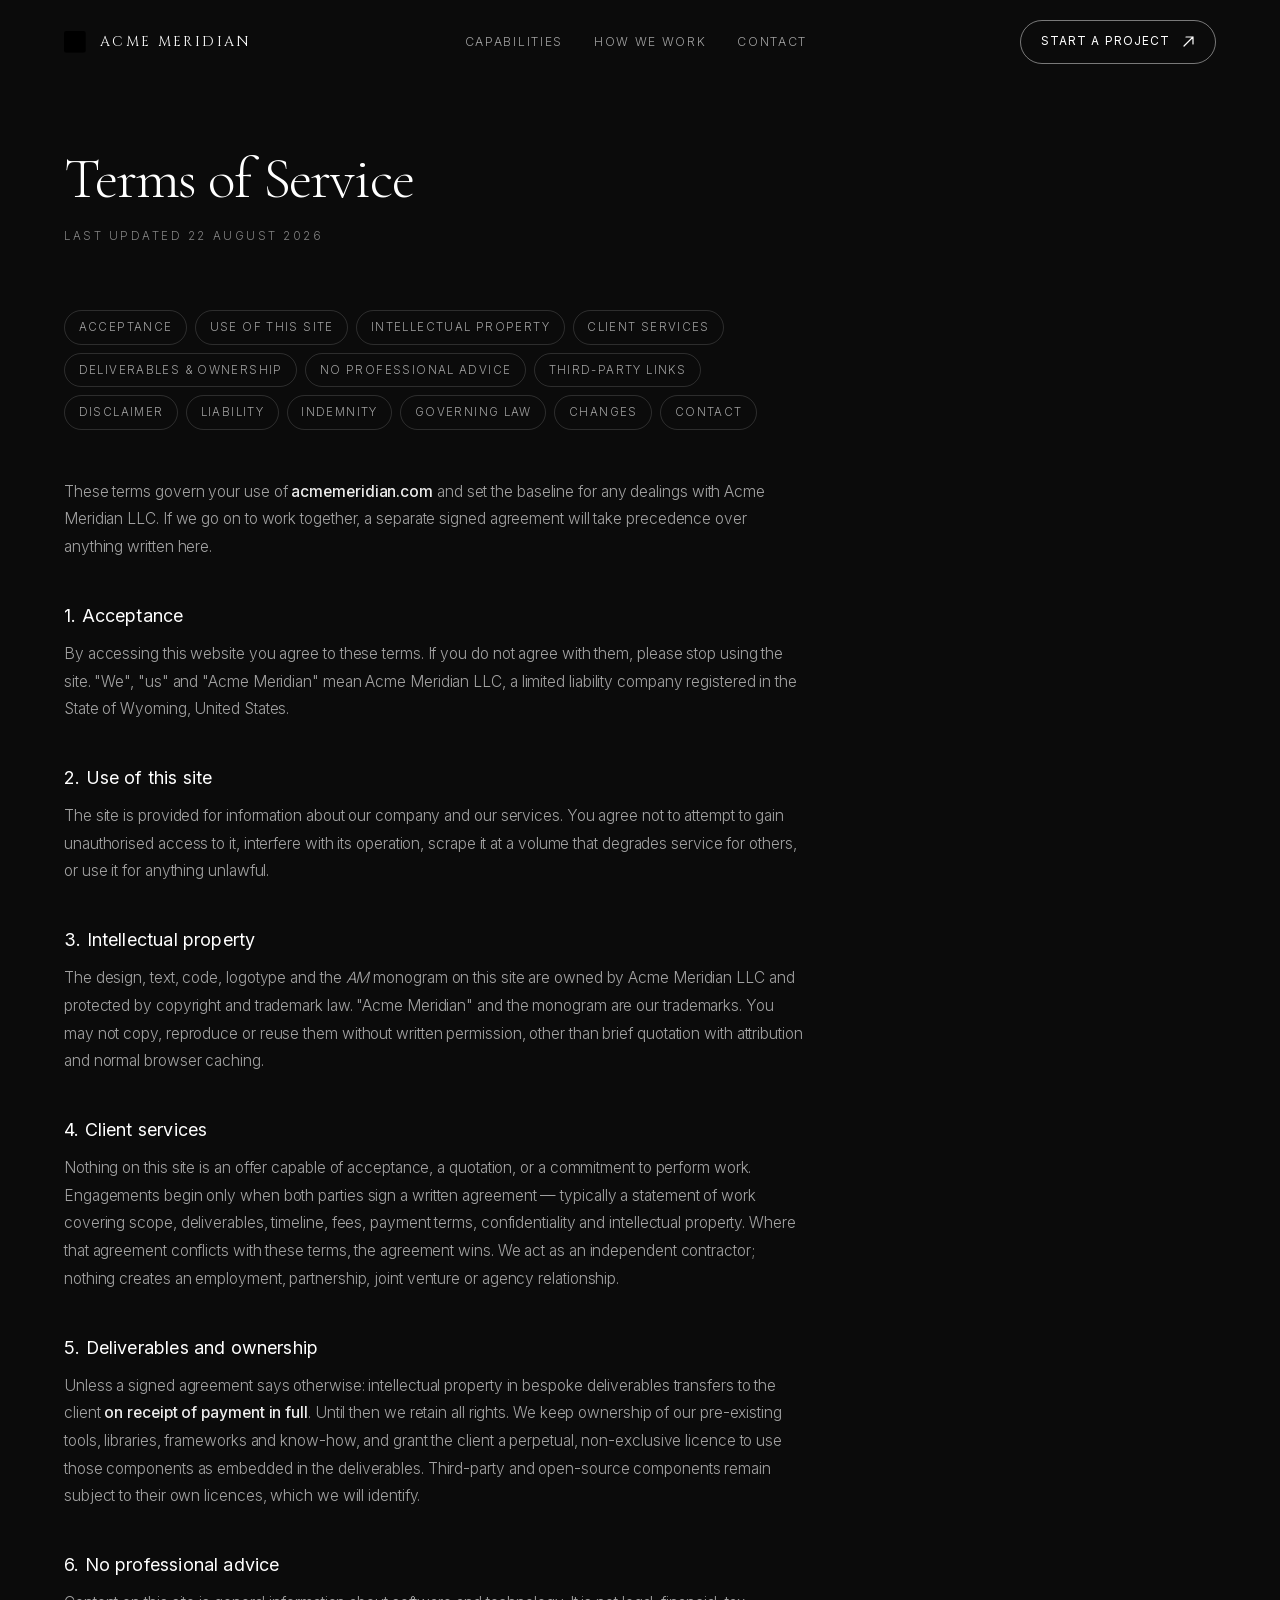
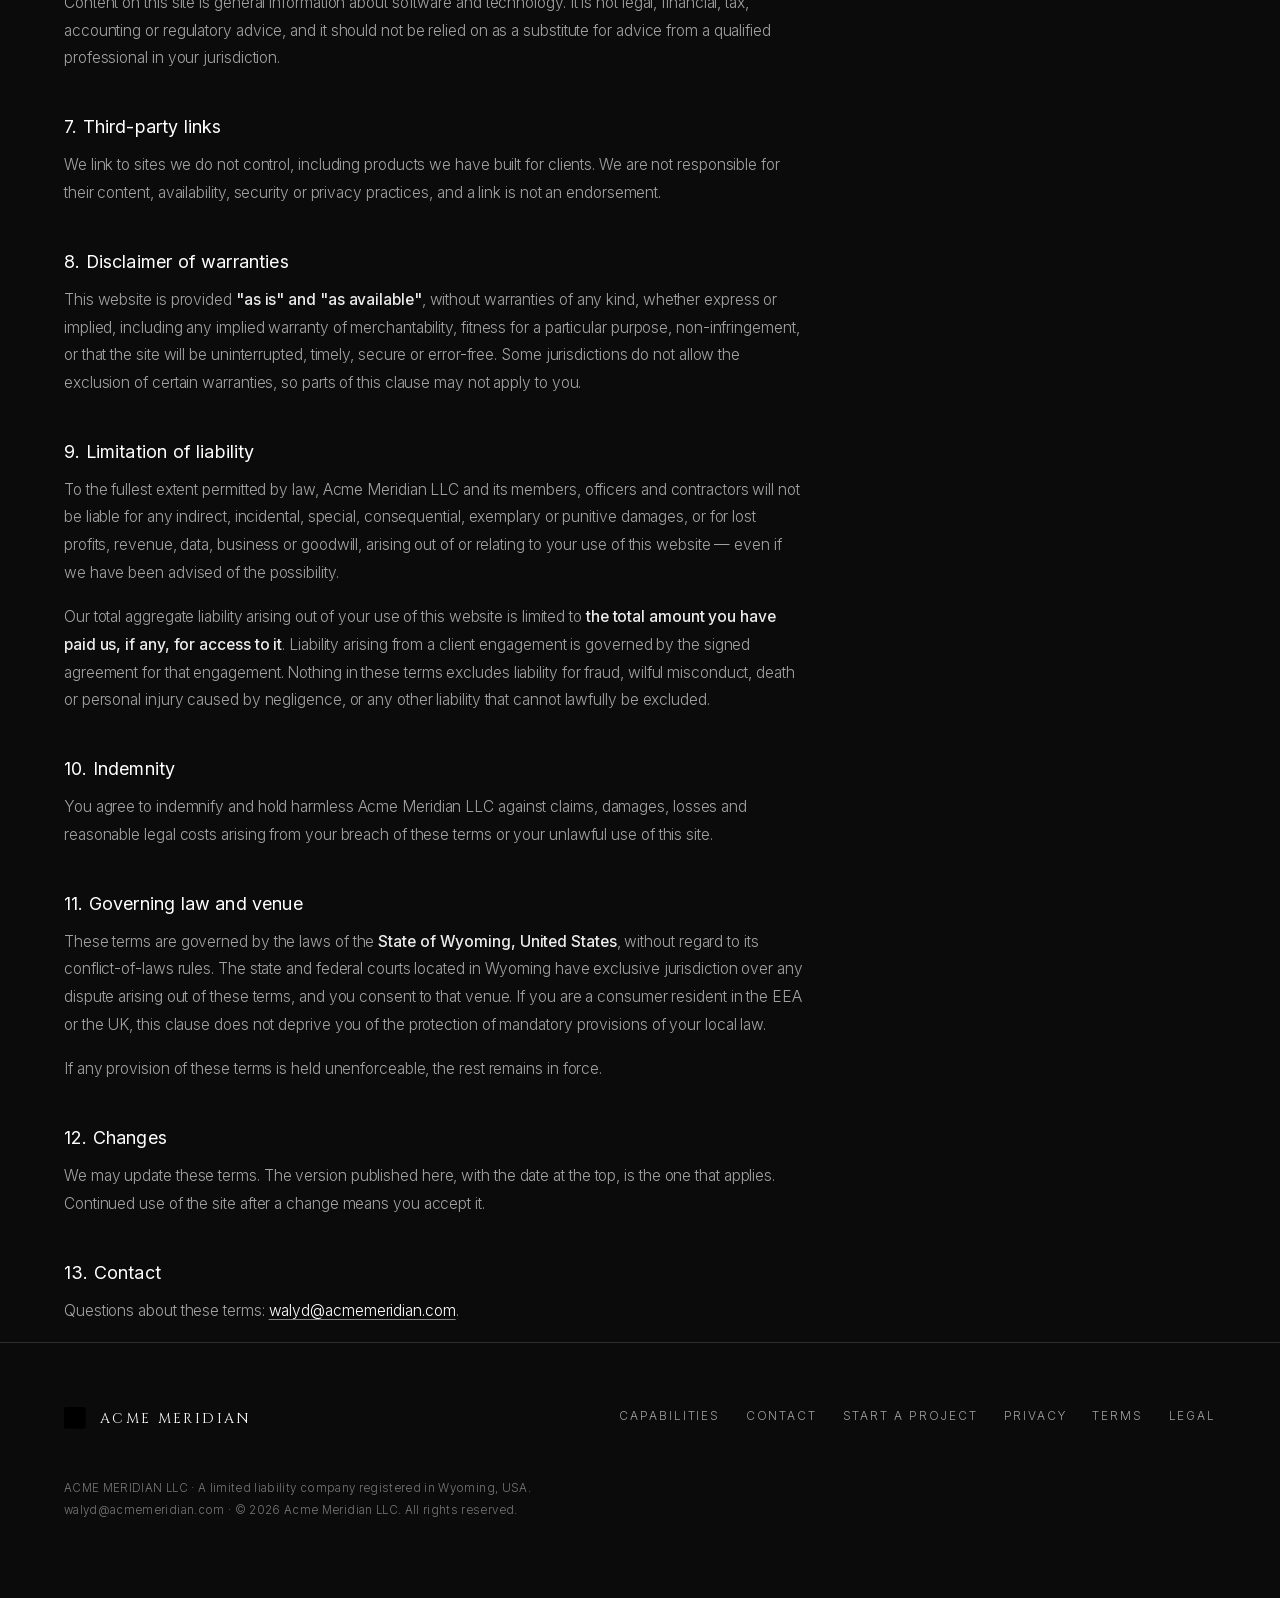
<file: terms/index.html>
<!doctype html>
<html lang="en">
<head>
<meta charset="utf-8">
<meta name="viewport" content="width=device-width,initial-scale=1,viewport-fit=cover">
<meta name="theme-color" content="#0b0b0b">
<title>Terms of Service — Acme Meridian</title>
<meta name="description" content="The terms governing acmemeridian.com and engagements with Acme Meridian LLC, a Wyoming limited liability company.">
<link rel="canonical" href="https://acmemeridian.com/terms/">
<link rel="icon" href="/favicon.ico" sizes="any">
<link rel="icon" href="/favicon.svg" type="image/svg+xml">
<link rel="apple-touch-icon" href="/assets/apple-touch-icon.png">
<link rel="manifest" href="/site.webmanifest">
<meta property="og:type" content="website">
<meta property="og:site_name" content="Acme Meridian">
<meta property="og:title" content="Terms of Service — Acme Meridian">
<meta property="og:description" content="The terms governing acmemeridian.com and engagements with Acme Meridian LLC, a Wyoming limited liability company.">
<meta property="og:url" content="https://acmemeridian.com/terms/">
<meta property="og:image" content="https://acmemeridian.com/assets/og-cover.png">
<meta property="og:image:width" content="1200">
<meta property="og:image:height" content="630">
<meta property="og:image:alt" content="Acme Meridian — software, worldwide">
<meta name="twitter:card" content="summary_large_image">
<meta name="twitter:title" content="Terms of Service — Acme Meridian">
<meta name="twitter:description" content="The terms governing acmemeridian.com and engagements with Acme Meridian LLC, a Wyoming limited liability company.">
<meta name="twitter:image" content="https://acmemeridian.com/assets/og-cover.png">
<link rel="preload" href="/assets/fonts/inter-var.woff2" as="font" type="font/woff2" crossorigin>
<link rel="preload" href="/assets/fonts/cormorant-var.woff2" as="font" type="font/woff2" crossorigin>
<link rel="stylesheet" href="/styles.css">
<script>document.documentElement.classList.add("js")</script>
</head>
<body>
<svg width="0" height="0" style="position:absolute" aria-hidden="true"><defs>
<symbol id="am" viewBox="0 0 213.33 213.33">
<rect width="213.33" height="213.33" rx="23.03"/>
<g transform="translate(37.14,56.19)" fill="none" stroke-linecap="round" stroke-linejoin="round">
<path d="M18 88V12l52 36 52-36v76" stroke-width="9"/>
<path d="M42 88l28-40 28 40" stroke-width="9"/>
<path d="M53 73h34" stroke-width="7" stroke-linejoin="miter"/></g></symbol></defs></svg>
<div id="progress"></div>
<header class="nav" id="nav"><div class="wrap">
  <a class="nav-brand" href="/" aria-label="Acme Meridian — home">
    <svg class="mark" aria-hidden="true"><use href="#am"></use></svg>
    <span class="wordmark">Acme Meridian</span>
  </a>
  <nav class="nav-links" id="navlinks" aria-label="Main">
    <a href="/#capabilities">Capabilities</a>
    <a href="/#process">How we work</a>
    <a href="/#contact">Contact</a>
  </nav>
  <a class="btn" href="/start/"><span>Start a project</span>
    <svg class="ar" width="13" height="13" viewBox="0 0 13 13" fill="none" aria-hidden="true">
      <path d="M2 11L11 2M11 2H4M11 2v7" stroke="currentColor" stroke-width="1.2"
            stroke-linecap="round" stroke-linejoin="round"/></svg></a>
  <button class="nav-toggle" id="navtoggle" aria-label="Menu" aria-expanded="false">
    <svg width="22" height="22" viewBox="0 0 22 22" fill="none" aria-hidden="true">
      <path d="M3 8h16M3 14h16" stroke="currentColor" stroke-width="1.3" stroke-linecap="round"/></svg>
  </button>
</div></header>
<main class="doc"><div class="wrap">
<h1>Terms of Service</h1>
<p class="updated">Last updated 22 August 2026</p>
<article>
<nav class="toc" aria-label="On this page"><a href="#accept">Acceptance</a><a href="#site">Use of this site</a><a href="#ip">Intellectual property</a><a href="#services">Client services</a><a href="#deliverables">Deliverables & ownership</a><a href="#advice">No professional advice</a><a href="#links">Third-party links</a><a href="#warranty">Disclaimer</a><a href="#liability">Liability</a><a href="#indemnity">Indemnity</a><a href="#law">Governing law</a><a href="#changes">Changes</a><a href="#contact">Contact</a></nav>
<p>These terms govern your use of <strong>acmemeridian.com</strong> and set the baseline for any
dealings with Acme Meridian LLC. If we go on to work together, a separate signed agreement will
take precedence over anything written here.</p>

<h2 id="accept">1. Acceptance</h2>
<p>By accessing this website you agree to these terms. If you do not agree with them, please stop
using the site. "We", "us" and "Acme Meridian" mean Acme Meridian LLC, a limited liability
company registered in the State of Wyoming, United States.</p>

<h2 id="site">2. Use of this site</h2>
<p>The site is provided for information about our company and our services. You agree not to
attempt to gain unauthorised access to it, interfere with its operation, scrape it at a volume
that degrades service for others, or use it for anything unlawful.</p>

<h2 id="ip">3. Intellectual property</h2>
<p>The design, text, code, logotype and the <em>AM</em> monogram on this site are owned by Acme
Meridian LLC and protected by copyright and trademark law. "Acme Meridian" and the monogram are
our trademarks. You may not copy, reproduce or reuse them without written permission, other than
brief quotation with attribution and normal browser caching.</p>

<h2 id="services">4. Client services</h2>
<p>Nothing on this site is an offer capable of acceptance, a quotation, or a commitment to
perform work. Engagements begin only when both parties sign a written agreement — typically a
statement of work covering scope, deliverables, timeline, fees, payment terms, confidentiality
and intellectual property. Where that agreement conflicts with these terms, the agreement wins.
We act as an independent contractor; nothing creates an employment, partnership, joint venture or
agency relationship.</p>

<h2 id="deliverables">5. Deliverables and ownership</h2>
<p>Unless a signed agreement says otherwise: intellectual property in bespoke deliverables
transfers to the client <strong>on receipt of payment in full</strong>. Until then we retain all
rights. We keep ownership of our pre-existing tools, libraries, frameworks and know-how, and
grant the client a perpetual, non-exclusive licence to use those components as embedded in the
deliverables. Third-party and open-source components remain subject to their own licences, which
we will identify.</p>

<h2 id="advice">6. No professional advice</h2>
<p>Content on this site is general information about software and technology. It is not legal,
financial, tax, accounting or regulatory advice, and it should not be relied on as a substitute
for advice from a qualified professional in your jurisdiction.</p>

<h2 id="links">7. Third-party links</h2>
<p>We link to sites we do not control, including products we have built for clients. We are not
responsible for their content, availability, security or privacy practices, and a link is not an
endorsement.</p>

<h2 id="warranty">8. Disclaimer of warranties</h2>
<p>This website is provided <strong>"as is" and "as available"</strong>, without warranties of
any kind, whether express or implied, including any implied warranty of merchantability, fitness
for a particular purpose, non-infringement, or that the site will be uninterrupted, timely,
secure or error-free. Some jurisdictions do not allow the exclusion of certain warranties, so
parts of this clause may not apply to you.</p>

<h2 id="liability">9. Limitation of liability</h2>
<p>To the fullest extent permitted by law, Acme Meridian LLC and its members, officers and
contractors will not be liable for any indirect, incidental, special, consequential, exemplary or
punitive damages, or for lost profits, revenue, data, business or goodwill, arising out of or
relating to your use of this website — even if we have been advised of the possibility.</p>
<p>Our total aggregate liability arising out of your use of this website is limited to
<strong>the total amount you have paid us, if any, for access to it</strong>. Liability arising
from a client engagement is governed by the signed agreement for that engagement. Nothing in these terms
excludes liability for fraud, wilful misconduct, death or personal injury caused by negligence,
or any other liability that cannot lawfully be excluded.</p>

<h2 id="indemnity">10. Indemnity</h2>
<p>You agree to indemnify and hold harmless Acme Meridian LLC against claims, damages, losses and
reasonable legal costs arising from your breach of these terms or your unlawful use of this
site.</p>

<h2 id="law">11. Governing law and venue</h2>
<p>These terms are governed by the laws of the <strong>State of Wyoming, United States</strong>,
without regard to its conflict-of-laws rules. The state and federal courts located in Wyoming
have exclusive jurisdiction over any dispute arising out of these terms, and you consent to that
venue. If you are a consumer resident in the EEA or the UK, this clause does not deprive you of
the protection of mandatory provisions of your local law.</p>
<p>If any provision of these terms is held unenforceable, the rest remains in force.</p>

<h2 id="changes">12. Changes</h2>
<p>We may update these terms. The version published here, with the date at the top, is the one
that applies. Continued use of the site after a change means you accept it.</p>

<h2 id="contact">13. Contact</h2>
<p>Questions about these terms: <a href="mailto:walyd@acmemeridian.com">walyd@acmemeridian.com</a>.</p>
</article>
</div></main>
<footer class="foot"><div class="wrap">
  <div class="foot-top">
    <a class="nav-brand" href="/" aria-label="Acme Meridian — home">
      <svg class="mark" aria-hidden="true"><use href="#am"></use></svg>
      <span class="wordmark">Acme Meridian</span>
    </a>
    <nav class="foot-links" aria-label="Footer">
      <a href="/#capabilities">Capabilities</a>
      <a href="/#contact">Contact</a>
      <a href="/start/">Start a project</a>
      <a href="/privacy/">Privacy</a>
      <a href="/terms/">Terms</a>
      <a href="/legal/">Legal</a>
    </nav>
  </div>
  <p class="foot-legal">
    ACME MERIDIAN LLC &middot; A limited liability company registered in Wyoming, USA.<br>
    <a href="mailto:walyd@acmemeridian.com">walyd@acmemeridian.com</a>
    &middot; &copy; <span id="yr">2026</span> Acme Meridian LLC. All rights reserved.
  </p>
</div></footer>
<script src="/app.js" defer></script>

</body>
</body>
</html>
</file>
<file: assets/fonts/night.css>
/* Mona Sans (SIL OFL), served from this site
   rather than Google Fonts: the privacy page lists every third party the
   site talks to, and a font CDN is not one of them. */
@font-face{font-family:'Mona Sans';font-style:normal;font-weight:400 900;font-display:swap;
  src:url(/assets/fonts/mona-sans-latin.woff2) format('woff2');
  unicode-range:U+0000-00FF,U+0131,U+0152-0153,U+02BB-02BC,U+02C6,U+02DA,U+02DC,U+0304,U+0308,U+0329,U+2000-206F,U+20AC,U+2122,U+2191,U+2193,U+2212,U+2215,U+FEFF,U+FFFD}
@font-face{font-family:'Mona Sans';font-style:normal;font-weight:400 900;font-display:swap;
  src:url(/assets/fonts/mona-sans-latin-ext.woff2) format('woff2');
  unicode-range:U+0100-02BA,U+02BD-02C5,U+02C7-02CC,U+02CE-02D7,U+02DD-02FF,U+0304,U+0308,U+0329,U+1D00-1DBF,U+1E00-1E9F,U+1EF2-1EFF,U+2020,U+20A0-20AB,U+20AD-20C4,U+2113,U+2C60-2C7F,U+A720-A7FF}
</file>
<file: assets/admin.css>
/* =============================================================================
   ACME MERIDIAN — /admin/
   The brief inbox in the home page's clothes: the logo's #151515, Mona Sans,
   cobalt as the one accent, pills for buttons. A tool, so no silk and no
   motion beyond hover — what it owes anyone is being fast and clear.
   Served from 'self' so the page's CSP (style-src 'self') is untouched.
   ========================================================================== */
:root{
  --ink:#151515; --ink-2:#1d1e21; --ink-3:#26282d;
  --white:#f5f6f8; --mute:#9aa1ad; --dim:#6b7280;
  --line:rgba(255,255,255,.12); --line-soft:rgba(255,255,255,.07);
  --cobalt:#3f63ff; --cobalt-l:#7f98ff; --bad:#ff8a7a;
  --sans:'Mona Sans',system-ui,-apple-system,sans-serif;
  --gut:clamp(20px,4vw,56px); --ease:cubic-bezier(.22,1,.36,1);
}
*,*::before,*::after{box-sizing:border-box}
html{-webkit-text-size-adjust:100%}
body{margin:0;background:var(--ink);color:var(--white);font:400 16px/1.6 var(--sans);-webkit-font-smoothing:antialiased}
a{color:inherit;text-decoration:none}
p{margin:0}
h1,h2,h3{margin:0;font-weight:800;letter-spacing:-.035em;line-height:1}
button{font:inherit;color:inherit}
[hidden]{display:none!important}

/* nav ------------------------------------------------------------------ */
.nav{position:fixed;inset:0 0 auto;z-index:50;display:flex;align-items:center;justify-content:space-between;
  height:84px;padding:0 var(--gut);background:rgba(21,21,21,.78);
  -webkit-backdrop-filter:blur(14px) saturate(1.3);backdrop-filter:blur(14px) saturate(1.3);border-bottom:1px solid var(--line-soft)}
.brand{display:flex;align-items:center;gap:.8rem}
.brand .sq{width:38px;height:38px;border-radius:9px;background:var(--ink);display:grid;place-items:center;box-shadow:0 0 0 1px var(--line)}
.brand .sq svg{width:25px}
.brand b{font-size:13px;font-weight:700;letter-spacing:.24em;text-transform:uppercase}
.brand i{font-style:normal;font-size:12px;font-weight:600;letter-spacing:.18em;text-transform:uppercase;color:var(--mute);
  padding-left:.8rem;margin-left:.1rem;border-left:1px solid var(--line)}
.linkish{appearance:none;background:none;border:0;padding:0;cursor:pointer;font-size:14px;font-weight:500;opacity:.72;transition:opacity .3s}
.linkish:hover{opacity:1}

/* shared pieces ---------------------------------------------------------- */
.adm{max-width:1180px;margin-inline:auto;padding:calc(84px + clamp(24px,6vh,64px)) var(--gut) 96px}
.adm h1{font-size:clamp(2.2rem,4.4vw,3.6rem);text-transform:uppercase;letter-spacing:-.04em}
.eyebrow{display:block;margin-bottom:.9rem;font-size:12px;font-weight:600;letter-spacing:.18em;text-transform:uppercase;color:var(--mute)}
.lede{color:var(--mute);font-size:17px}

.btn{display:inline-flex;align-items:center;gap:.55rem;height:44px;padding:0 1.15rem;border-radius:999px;cursor:pointer;
  border:1px solid var(--line);background:none;color:#d6d9df;font:600 12.5px/1 var(--sans);letter-spacing:.12em;text-transform:uppercase;
  transition:border-color .3s,background-color .3s,color .3s}
.btn:hover{border-color:#fff;color:#fff}
.btn.solid{background:var(--white);color:var(--ink);border-color:var(--white);font-weight:700}
.btn.solid:hover{background:var(--cobalt);border-color:var(--cobalt);color:#fff}
.btn:disabled{opacity:.6;cursor:default}
.btn:focus-visible,.linkish:focus-visible{outline:2px solid var(--cobalt-l);outline-offset:3px}

.field{display:flex;flex-direction:column;gap:.45rem;min-width:0}
.field > label{font-size:14px;font-weight:600;color:#c8ccd4}
.hint{font-size:13px;color:var(--dim)}
input[type=text],input[type=email],input[type=password],textarea{
  appearance:none;width:100%;min-width:0;font:400 1rem/1.55 var(--sans);color:var(--white);
  background:rgba(255,255,255,.035);border:1px solid var(--line);border-radius:14px;padding:14px 16px;outline:none;
  transition:border-color .25s,background-color .25s}
textarea{resize:vertical;min-height:8rem}
input::placeholder,textarea::placeholder{color:var(--dim)}
input:focus,textarea:focus{border-color:var(--cobalt-l);background:rgba(63,99,255,.06)}

.choices{display:flex;flex-wrap:wrap;gap:.45rem}
.choice{position:relative;display:inline-flex}
.choice input{position:absolute;inset:0;opacity:0;margin:0;cursor:pointer}
.choice span{display:inline-block;padding:.55rem 1rem;border-radius:999px;border:1px solid var(--line);background:rgba(255,255,255,.025);
  font-size:12px;font-weight:600;letter-spacing:.1em;text-transform:uppercase;color:var(--mute);transition:all .25s}
.choice input:hover + span{color:#fff;border-color:rgba(127,152,255,.55)}
.choice input:checked + span{background:var(--cobalt);border-color:var(--cobalt);color:#fff}
.choice input:focus-visible + span{outline:2px solid var(--cobalt-l);outline-offset:3px}

.status{margin-top:1rem;font-size:15px;color:var(--mute)}
.status:empty{display:none}
.status.bad{color:var(--bad)}

/* sign in ---------------------------------------------------------------- */
.adm-gate{max-width:440px;margin-top:4vh}
.adm-keyform{display:flex;flex-direction:column;gap:1rem;align-items:stretch;margin-top:2rem}
.adm-keyform .btn{align-self:flex-start;margin-top:.4rem;height:50px;padding:0 1.4rem}

/* list ------------------------------------------------------------------- */
.adm-head{display:flex;align-items:flex-end;justify-content:space-between;gap:1.5rem;flex-wrap:wrap;margin-bottom:1.8rem}
.adm-filters{margin-bottom:1.6rem}
.adm-list{list-style:none;margin:0;padding:0;display:grid;gap:8px}
.adm-row{display:grid;align-items:center;gap:.3rem 1.4rem;grid-template-columns:8.5rem minmax(0,1.6fr) minmax(0,1fr) 7.5rem 6.5rem;
  padding:1rem 1.2rem;border:1px solid var(--line);border-radius:16px;background:rgba(255,255,255,.02);cursor:pointer;
  transition:border-color .25s,background-color .25s}
.adm-row:hover,.adm-row:focus-visible{border-color:rgba(127,152,255,.5);background:rgba(63,99,255,.07);outline:0}
.adm-row.is-new{border-color:rgba(127,152,255,.45);box-shadow:inset 3px 0 0 var(--cobalt)}
.adm-row h3{font-size:1.05rem;font-weight:700;letter-spacing:-.01em;overflow:hidden;text-overflow:ellipsis;white-space:nowrap}
.adm-who p{font-size:14px;color:var(--mute);margin-top:.15rem;overflow:hidden;text-overflow:ellipsis;white-space:nowrap}
.adm-when{font-size:12px;font-weight:600;letter-spacing:.1em;text-transform:uppercase;color:var(--dim)}
.adm-tags,.adm-money{font-size:14px;color:var(--mute);overflow:hidden;text-overflow:ellipsis;white-space:nowrap}
.adm-state{justify-self:start;font-size:11px;font-weight:600;letter-spacing:.14em;text-transform:uppercase;color:var(--mute);
  border:1px solid var(--line);border-radius:999px;padding:.3rem .75rem}
.adm-state[data-s=new]{background:var(--cobalt);border-color:var(--cobalt);color:#fff}
.adm-state[data-s=replied]{color:#fff;border-color:rgba(255,255,255,.35)}
.adm-state[data-s=archived]{opacity:.45}
.adm-empty{margin-top:2.5rem;color:var(--dim)}

/* one brief -------------------------------------------------------------- */
.adm-detail{max-width:780px}
.adm-backbtn{margin-bottom:2rem}
.adm-detail h1{text-transform:none;letter-spacing:-.035em}
.adm-detail .lede{margin-top:1rem}
.adm-detail .lede a{color:var(--white);border-bottom:1px solid var(--cobalt-l)}
.adm-fields{display:grid;grid-template-columns:repeat(auto-fit,minmax(180px,1fr));gap:1px;margin:2.2rem 0;
  border:1px solid var(--line);border-radius:18px;overflow:hidden;background:var(--line)}
.adm-f{background:var(--ink-2);padding:1rem 1.2rem}
.adm-f dt{font-size:11px;font-weight:600;letter-spacing:.18em;text-transform:uppercase;color:var(--dim)}
.adm-f dd{margin:.35rem 0 0;font-size:15.5px;font-weight:500}
.adm-fields:empty{display:none}
.adm-detailtext{white-space:pre-wrap;font-size:1.06rem;line-height:1.75;color:#e3e5ea;background:rgba(255,255,255,.025);
  border:1px solid var(--line);border-radius:18px;padding:1.4rem 1.5rem;margin-bottom:2.4rem}
.adm-notes{margin-bottom:2.2rem}
.adm-actions{display:flex;align-items:center;gap:1.4rem;flex-wrap:wrap;border-top:1px solid var(--line);padding-top:1.6rem}

@media (max-width:900px){
  .adm-row{grid-template-columns:1fr auto;padding:1rem}
  .adm-when{grid-column:1;order:1}
  .adm-state{grid-column:2;grid-row:1;order:2;justify-self:end}
  .adm-who{grid-column:1 / -1;order:3;margin-top:.2rem}
  .adm-tags{grid-column:1 / -1;order:4;white-space:normal}
  .adm-money{display:none}
}
@media (max-width:520px){
  .nav{height:72px}
  .brand b,.brand i{display:none}
  .adm{padding-top:calc(72px + 28px)}
}

/* nobody to sign out while the sign-in form is showing */
body:has(#gate:not([hidden])) #signout{visibility:hidden}
</file>
<file: styles.css>
/* =============================================================================
   ACME MERIDIAN — design system
   Monochrome by intent. The opacity ladder (1 / .92 / .45 / .36 / .28) is lifted
   straight off the business card so print and screen read as one identity.
   ========================================================================== */

@font-face{font-family:'Inter V';src:url('assets/fonts/inter-var.woff2')format('woff2');
           font-weight:100 900;font-display:swap;font-style:normal}
@font-face{font-family:'Cormorant V';src:url('assets/fonts/cormorant-var.woff2')format('woff2');
           font-weight:300 700;font-display:swap;font-style:normal}
@font-face{font-family:'Cinzel V';src:url('assets/fonts/cinzel-var.woff2')format('woff2');
           font-weight:400 900;font-display:swap;font-style:normal}

:root{
  --ink:#0b0b0b;              /* card black */
  --surface:#151515;          /* card squircle */
  --surface-2:#1c1c1c;
  --paper:#ffffff;
  --paper-2:#f4f4f4;

  /* Text ladder. The card's print ladder (1/.92/.45/.36/.28) is warmed up here
     so every level clears WCAG AA against #0b0b0b — .36 measured 3.5:1, .28 2.4:1. */
  --t1:#ffffff;              /* 21:1  */
  --t2:rgba(255,255,255,.92);/* 18:1  */
  --t3:rgba(255,255,255,.62);/* 7.4:1 */
  --t4:rgba(255,255,255,.50);/* 5.2:1 */
  --t5:rgba(255,255,255,.45);/* 4.6:1 */
  --line:rgba(255,255,255,.14);
  --line-soft:rgba(255,255,255,.07);

  --l1:#0b0b0b;
  --l3:rgba(11,11,11,.62);   /* 5.4:1 on white */
  --l4:rgba(11,11,11,.58);   /* 4.9:1 on white */
  --lline:rgba(11,11,11,.14);

  --wordmark:Optima,'Optima nova','Cinzel V',Georgia,serif;
  --display:'Cormorant V',Cormorant Garamond,Georgia,serif;
  --sans:'Inter V',-apple-system,BlinkMacSystemFont,'Helvetica Neue',Helvetica,Arial,sans-serif;

  --gut:clamp(1.5rem,5vw,5rem);      /* page gutter */
  --stack:clamp(6rem,13vh,11rem);    /* vertical rhythm between sections */
  --maxw:1360px;

  --ease:cubic-bezier(.22,1,.36,1);
  --ease-io:cubic-bezier(.65,.05,.36,1);
}

*,*::before,*::after{box-sizing:border-box}
html{-webkit-text-size-adjust:100%;scroll-behavior:smooth}
body{
  margin:0;background:var(--ink);color:var(--t2);
  font-family:var(--sans);font-weight:300;font-size:clamp(15px,.55vw + 13px,17px);
  line-height:1.65;letter-spacing:-.005em;
  -webkit-font-smoothing:antialiased;-moz-osx-font-smoothing:grayscale;
  overflow-x:hidden;
}
img,svg{display:block;max-width:100%}
a{color:inherit;text-decoration:none}
::selection{background:#fff;color:var(--ink)}

/* ---------------------------------------------------------------- primitives */
.wrap{max-width:var(--maxw);margin-inline:auto;padding-inline:var(--gut)}
.section{padding-block:var(--stack);position:relative}
.rule{height:1px;background:var(--line);border:0;margin:0}

.eyebrow{
  font-size:clamp(9px,.28vw + 8px,10.5px);font-weight:400;text-transform:uppercase;
  letter-spacing:.42em;color:var(--t4);margin:0 0 1.6rem;
  display:flex;align-items:center;gap:.9rem;
}
.eyebrow::before{content:"";width:1.6rem;height:1px;background:currentColor;flex:none;opacity:.6}
.eyebrow.plain::before{display:none}

h1,h2,h3{font-family:var(--display);font-weight:300;letter-spacing:-.02em;
         line-height:1.04;margin:0;color:var(--t1)}
h1{font-size:clamp(2.7rem,6.4vw,5.6rem)}
h2{font-size:clamp(2.3rem,5vw,4.2rem)}
h3{font-size:clamp(1.35rem,1.6vw,1.8rem);line-height:1.2}
p{margin:0 0 1.1em}
.lede{font-size:clamp(1.02rem,.6vw + .9rem,1.24rem);color:var(--t3);
      max-width:56ch;line-height:1.62}

/* ---------------------------------------------------------------- wordmark */
.wordmark{
  font-family:var(--wordmark);font-weight:400;text-transform:uppercase;
  letter-spacing:.17em;padding-left:.17em;color:var(--t1);white-space:nowrap;
}
.mark{width:1.55em;height:1.55em;flex:none}
.mark rect{fill:var(--surface)}
.mark path{stroke:var(--t1)}

/* ---------------------------------------------------------------- buttons */
.btn{
  --bg:transparent;--fg:var(--t1);--bd:var(--t5);
  position:relative;display:inline-flex;align-items:center;gap:.75rem;
  padding:1rem 1.7rem;border:1px solid var(--bd);border-radius:100px;
  background:var(--bg);color:var(--fg);font-family:var(--sans);font-size:.83rem;
  font-weight:400;letter-spacing:.09em;text-transform:uppercase;cursor:pointer;
  overflow:hidden;isolation:isolate;
  transition:color .45s var(--ease),border-color .45s var(--ease);
  will-change:transform;
}
.btn::before{
  content:"";position:absolute;inset:0;z-index:-1;background:var(--t1);
  transform:scaleY(0);transform-origin:bottom;transition:transform .5s var(--ease);
}
.btn:hover{color:var(--ink);border-color:var(--t1)}
.btn:hover::before{transform:scaleY(1);transform-origin:top}
.btn.solid{--bg:var(--t1);--fg:var(--ink);--bd:var(--t1)}
.btn.solid::before{background:transparent}
.btn.solid:hover{color:var(--ink);opacity:.86}
.btn .ar{transition:transform .45s var(--ease)}
.btn:hover .ar{transform:translateX(4px)}
.btn:focus-visible{outline:2px solid #fff;outline-offset:3px}

/* ---------------------------------------------------------------- nav */
.nav{
  position:fixed;inset:0 0 auto;z-index:60;
  transition:background .5s var(--ease),border-color .5s var(--ease),backdrop-filter .5s;
  border-bottom:1px solid transparent;
}
.nav.stuck{background:rgba(11,11,11,.72);backdrop-filter:blur(20px) saturate(160%);
           -webkit-backdrop-filter:blur(20px) saturate(160%);border-bottom-color:var(--line-soft)}
.nav .wrap{display:flex;align-items:center;justify-content:space-between;
           gap:2rem;height:clamp(64px,7vw,84px)}
.nav-brand{display:flex;align-items:center;gap:.72rem;font-size:clamp(.86rem,1.1vw,1.02rem)}
.nav-links{display:flex;align-items:center;gap:clamp(1.2rem,2.4vw,2.4rem);
           font-size:.76rem;letter-spacing:.14em;text-transform:uppercase;color:var(--t3)}
.nav-links a{position:relative;padding-block:.4rem;transition:color .35s var(--ease)}
.nav-links a::after{content:"";position:absolute;left:0;bottom:0;width:100%;height:1px;
                    background:currentColor;transform:scaleX(0);transform-origin:right;
                    transition:transform .45s var(--ease)}
.nav-links a:hover{color:var(--t1)}
.nav-links a:hover::after{transform:scaleX(1);transform-origin:left}
.nav .btn{padding:.7rem 1.25rem;font-size:.74rem}
.nav-toggle{display:none;background:none;border:0;color:inherit;cursor:pointer;padding:.5rem}

#progress{position:fixed;top:0;left:0;height:1px;background:var(--t1);z-index:70;
          width:0;transition:width .12s linear}

/* ---------------------------------------------------------------- hero */
.hero{position:relative;min-height:100svh;display:flex;align-items:center;
      padding-top:clamp(84px,10vw,120px);padding-bottom:clamp(5.5rem,13vh,8.5rem);
      overflow:hidden}
#meridians{position:absolute;inset:0;width:100%;height:100%;z-index:0;opacity:.85}
.hero .wrap{position:relative;z-index:1;width:100%}
.hero h1{max-width:16ch;margin-bottom:1.6rem}
.hero h1 em{font-style:normal;font-family:var(--wordmark);font-size:.78em;
            letter-spacing:.06em;text-transform:uppercase}
.hero-actions{display:flex;flex-wrap:wrap;gap:.9rem;margin-top:2.2rem}
.hero-foot{position:absolute;left:0;right:0;bottom:clamp(1.5rem,4vh,2.6rem);z-index:1}
.hero-foot .wrap{display:flex;justify-content:space-between;align-items:flex-end;gap:2rem;
                 font-size:.68rem;letter-spacing:.28em;text-transform:uppercase;
                 color:var(--t5)}
.scroll-cue{display:flex;align-items:center;gap:.7rem}
.scroll-cue i{display:block;width:1px;height:34px;background:linear-gradient(
  to bottom,var(--t4),transparent);position:relative;overflow:hidden}
.scroll-cue i::after{content:"";position:absolute;inset:0;background:var(--t1);
                     animation:cue 2.4s var(--ease-io) infinite}
@keyframes cue{0%{transform:translateY(-100%)}60%,100%{transform:translateY(100%)}}

/* ---------------------------------------------------------------- marquee */
.marquee{border-block:1px solid var(--line);overflow:hidden;padding-block:1.05rem}
.marquee-label{font-size:clamp(8.5px,.24vw + 7.5px,9.5px);text-transform:uppercase;
  letter-spacing:.42em;color:var(--t4);margin:0 0 .85rem;text-align:center;
  padding-left:.42em}
.marquee ul{display:flex;gap:3.2rem;list-style:none;margin:0;padding:0;width:max-content;
            animation:slide 46s linear infinite;
            mask-image:linear-gradient(90deg,transparent,#000 12%,#000 88%,transparent);
            -webkit-mask-image:linear-gradient(90deg,transparent,#000 12%,#000 88%,transparent)}
.marquee:hover ul{animation-play-state:paused}
.marquee li{font-size:.74rem;letter-spacing:.26em;text-transform:uppercase;
            color:var(--t4);white-space:nowrap;display:flex;align-items:center;gap:3.2rem}
.marquee li::after{content:"";width:3px;height:3px;border-radius:50%;background:currentColor;opacity:.5}
@keyframes slide{to{transform:translateX(-50%)}}

/* ---------------------------------------------------------------- statement */
.statement p{font-family:var(--display);font-size:clamp(1.7rem,3.3vw,2.9rem);
             line-height:1.28;color:var(--t1);max-width:22ch;font-weight:300}
.statement .sub{font-family:var(--sans);font-size:1rem;line-height:1.7;
                color:var(--t3);max-width:46ch;margin-top:2rem}
.split{display:grid;grid-template-columns:1fr 1fr;gap:clamp(2rem,6vw,6rem);align-items:start}

/* ---------------------------------------------------------------- capabilities
   A product stage: one device floats on the page's own black, lit only by an
   image-based studio, with its interface running as real HTML projected into
   the 3D scene. Arrows change device; the rail under it changes what that
   device is showing, so a laptop carries three subjects rather than three
   laptops carrying one each.
   The six screens ship as flat mockups; `.is-3d` lifts them into WebGL.       */
.capx{display:grid;gap:clamp(1.2rem,2.4vw,2rem)}
.capx-list,.capx-foot,.capx-rail{width:100%;max-width:var(--maxw);
  margin-inline:auto;padding-inline:var(--gut)}

.capx-stage{display:none;position:relative;width:100%;
  aspect-ratio:16/9;min-height:300px;max-height:min(76vh,720px);
  touch-action:pan-y;isolation:isolate}
.is-3d .capx-stage{display:block}
/* the only thing separating a near-black chassis from a black page */
.capx-stage::before{content:"";position:absolute;inset:0;z-index:0;pointer-events:none;
  background:radial-gradient(46% 52% at 50% 46%,rgba(255,255,255,.075),
                             rgba(255,255,255,.022) 52%,transparent 76%)}
.capx-gl{position:absolute;inset:0;z-index:1;width:100%!important;height:100%!important;
         display:block;cursor:grab}
.capx-gl:active{cursor:grabbing}
.capx-css{position:absolute;inset:0;z-index:2;pointer-events:none}

/* ------------------------------------------------------------------- arrows */
.capx-arrow{position:absolute;top:50%;translate:0 -50%;z-index:3;
  display:none;place-items:center;padding:0;border:0;background:none;cursor:pointer;
  width:clamp(48px,5vw,68px);height:clamp(74px,9vw,108px);border-radius:8px;
  color:var(--t4);-webkit-tap-highlight-color:transparent;
  transition:color .4s var(--ease),translate .4s var(--ease)}
.is-3d .capx-arrow{display:grid}
.capx-arrow svg{width:clamp(22px,2.4vw,30px);height:auto}
.capx-arrow:hover{color:var(--t1)}
.capx-arrow:focus-visible{outline:1.5px solid var(--t4);outline-offset:2px;color:var(--t1)}
.capx-arrow.prev{left:clamp(0px,1.2vw,18px)}
.capx-arrow.prev:hover{translate:-5px -50%}
.capx-arrow.next{right:clamp(0px,1.2vw,18px)}
.capx-arrow.next svg{rotate:180deg}
.capx-arrow.next:hover{translate:5px -50%}

/* --------------------------------------------------------------------- rail
   What this device is showing. Built from the items, so a device with a single
   subject shows a plain label instead of a row of one. */
.capx-rail{display:none;flex-wrap:wrap;justify-content:center;gap:.5rem}
.is-3d .capx-rail{display:flex}
.capx-tab{border:1px solid var(--line);background:none;color:var(--t3);cursor:pointer;
  font:inherit;font-size:.8rem;letter-spacing:.02em;padding:.52em 1.1em;border-radius:2em;
  transition:color .35s var(--ease),border-color .35s var(--ease),background .35s var(--ease)}
.capx-tab:hover{color:var(--t1);border-color:var(--t4)}
.capx-tab[aria-selected="true"]{background:var(--t1);border-color:var(--t1);color:var(--ink)}
.capx-tab:focus-visible{outline:2px solid var(--t1);outline-offset:3px}
.capx-rail .solo{font-size:.8rem;letter-spacing:.16em;text-transform:uppercase;
                 color:var(--t4);padding:.52em 0}

/* --------------------------------------------------------------------- list */
.capx-list{list-style:none;margin:0;padding-block:0;display:grid;
           gap:clamp(1.8rem,3.4vw,2.8rem)}
.capx-item{display:grid;justify-items:center}
.is-3d .capx-list{display:none}

.capx-foot{display:flex;align-items:center;justify-content:space-between;
           flex-wrap:wrap;gap:1.2rem}
.capx-dots{display:none;gap:.55rem}
.is-3d .capx-dots{display:flex}
.capx-dot{width:26px;height:2px;border:0;padding:0;cursor:pointer;border-radius:2px;
          background:var(--line);transition:background .4s var(--ease)}
.capx-dot:hover{background:var(--t4)}
.capx-dot.on{background:var(--t1)}
.capx-dot:focus-visible{outline:2px solid var(--t1);outline-offset:4px}

/* ================================================================== screens
   Light interfaces: a screen that is on reads as a screen. Against a near-black
   chassis on a black page it is also the only thing that gives the object edge.
   Authored in `em` against the screen's own font-size, so one variable rescales
   a whole interface from a 14" lid to a 6" handset.                            */
.scr{--sw:1440px;--sh:900px;--sfs:32px;--r:25px;
  --bg:#f4f4f6; --chrome:#e7e8ec; --surf:#fff;
  --ink:#0b0b0b; --dim:rgba(11,11,11,.6); --faint:rgba(11,11,11,.42);
  --hair:rgba(11,11,11,.1); --hair2:rgba(11,11,11,.055);
  position:relative;overflow:hidden;background:var(--bg);color:var(--ink);
  font-family:var(--sans);font-weight:300;line-height:1.5;letter-spacing:-.004em;
  width:100%;max-width:820px;font-size:clamp(9px,1.55vw,15px);
  border-radius:8px;aspect-ratio:16/10;
  box-shadow:0 0 0 1px rgba(255,255,255,.1),0 30px 60px -34px #000}
.scr--phone{--sw:780px;--sh:1690px;--sfs:46px;--r:115px;max-width:290px;aspect-ratio:78/169}
.scr--pad{--sw:1600px;--sh:1200px;--sfs:37px;--r:47px;max-width:740px;aspect-ratio:4/3}

.is-3d .scr{width:var(--sw);height:var(--sh);max-width:none;aspect-ratio:auto;
  font-size:var(--sfs);border-radius:var(--r);box-shadow:none;
  opacity:0;transition:opacity .42s var(--ease);
  backface-visibility:hidden;-webkit-font-smoothing:antialiased}
.is-3d .scr.on{opacity:1}

.scr h3{font-family:var(--display);font-weight:300;font-size:2.05em;line-height:1.04;
        letter-spacing:-.014em;color:var(--ink);margin:.3em 0 .46em}
.scr p{margin:0;font-size:1em;line-height:1.58;color:var(--dim);max-width:24em}
.scr .scr-num{display:block;font-size:.5em;letter-spacing:.26em;color:var(--faint);
              font-variant-numeric:tabular-nums}
.scr--phone h3{font-size:1.72em}
.scr--phone::before{content:"";position:absolute;z-index:4;left:50%;top:1.15em;
  translate:-50% 0;width:5.8em;height:2.05em;border-radius:1.1em;background:#000}
.scr--phone .ios-status{padding-top:1.5em}

/* window chrome ------------------------------------------------------------ */
.scr .win{height:100%;display:flex;flex-direction:column;background:var(--bg)}
.scr .win-bar{flex:none;height:2em;display:flex;align-items:center;gap:1em;padding:0 1.1em;
  background:var(--chrome);border-bottom:1px solid var(--hair)}
.scr .dots{display:flex;gap:.4em;flex:none}
.scr .dots i{width:.45em;height:.45em;border-radius:50%;background:rgba(11,11,11,.18)}
.scr .win-title{font-size:.5em;letter-spacing:.08em;color:var(--faint)}
.scr .url{display:flex;align-items:center;gap:.5em;margin:0 auto;padding:.3em 1.4em;
  border-radius:1em;background:rgba(11,11,11,.055);font-size:.5em;color:var(--dim)}
.scr .url svg{width:1em;height:1em;flex:none;opacity:.5}

/* 01 — editor -------------------------------------------------------------- */
.scr .ide{flex:1;display:flex;min-height:0}
.scr .ide-side{flex:none;width:9.4em;padding:1.3em 1em;display:flex;flex-direction:column;
  gap:.9em;background:var(--chrome);border-right:1px solid var(--hair)}
.scr .ide-f{font-size:.48em;letter-spacing:.02em;color:var(--faint)}
.scr .ide-f.on{color:var(--ink)}
.scr .ide-main{flex:1;min-width:0;padding:1.4em 2em;display:flex;flex-direction:column;
               justify-content:center;background:var(--surf)}
.scr .code{margin-top:1.4em;padding:1em 1.15em;border-radius:.36em;background:#f1f1f4;
  border:1px solid var(--hair2);font-family:ui-monospace,SFMono-Regular,Menlo,Consolas,monospace;
  font-size:.5em;line-height:1.9;color:rgba(11,11,11,.52)}
.scr .code b{font-weight:500;color:var(--ink)}

/* 02 — landing page -------------------------------------------------------- */
.scr .page{flex:1;padding:0 3.6em;display:flex;flex-direction:column;justify-content:center;
           background:var(--surf)}
.scr .tiles{display:flex;gap:.9em;margin-top:1.8em}
.scr .tiles>div{flex:1;max-width:9em;padding:.95em 1.05em;border-radius:.4em;
  border:1px solid var(--hair);background:var(--bg)}
.scr .tiles b{display:block;font-family:var(--display);font-weight:300;font-size:1.5em;
              line-height:1;color:var(--ink)}
.scr .tiles span{display:block;margin-top:.55em;font-size:.46em;letter-spacing:.18em;
                 text-transform:uppercase;color:var(--faint)}

/* 03 — SaaS dashboard ------------------------------------------------------ */
.scr .app{flex:1;display:flex;min-height:0}
.scr .app-side{flex:none;width:3.6em;padding:1.3em 0;display:flex;flex-direction:column;
  align-items:center;gap:1.15em;background:var(--chrome);border-right:1px solid var(--hair)}
.scr .app-side .am{width:1.2em;height:1.2em;border-radius:.3em;background:var(--ink);
                   margin-bottom:.45em}
.scr .app-side i{width:1.1em;height:.28em;border-radius:.14em;background:rgba(11,11,11,.16)}
.scr .app-side i.on{background:rgba(11,11,11,.6)}
.scr .app-main{flex:1;min-width:0;padding:1.4em 2.3em;display:flex;flex-direction:column;
               justify-content:center;background:var(--surf)}
.scr .kpis{display:flex;gap:1.8em;margin-top:1.5em}
.scr .kpis span{display:block;font-size:.46em;letter-spacing:.18em;text-transform:uppercase;
                color:var(--faint)}
.scr .kpis b{display:block;margin-top:.34em;font-family:var(--display);font-weight:300;
             font-size:1.34em;line-height:1;color:var(--ink)}
.scr .chart{display:flex;align-items:flex-end;gap:.44em;height:3.2em;margin-top:1.35em}
.scr .chart i{flex:1;max-width:1.15em;border-radius:.1em .1em 0 0;
  background:linear-gradient(180deg,rgba(11,11,11,.68),rgba(11,11,11,.16))}

/* 04 — iOS ----------------------------------------------------------------- */
.scr .ios{height:100%;display:flex;flex-direction:column;background:var(--bg)}
.scr .ios-status{flex:none;display:flex;align-items:center;justify-content:space-between;
  padding:1.15em 1.7em .3em;font-size:.52em;color:var(--ink)}
.scr .ios-ind{display:flex;align-items:center;gap:.55em}
.scr .ios-ind .sig{width:1.1em;height:.62em;border-radius:.1em;background:var(--ink)}
.scr .ios-ind .bat{width:1.65em;height:.75em;border-radius:.2em;border:1px solid var(--dim)}
.scr .ios-body{flex:1;min-height:0;padding:1.5em 1.4em;display:flex;flex-direction:column;
               justify-content:center}
.scr .ios-rows{margin-top:1.5em;display:flex;flex-direction:column;gap:.5em}
.scr .ios-row{display:flex;align-items:center;justify-content:space-between;gap:1em;
  padding:.9em 1.05em;border-radius:.55em;background:var(--surf);font-size:.6em;
  box-shadow:0 1px 2px rgba(11,11,11,.05)}
.scr .ios-row em{font-style:normal;color:var(--faint)}
.scr .ios-tabs{flex:none;position:relative;display:flex;align-items:center;
  justify-content:space-around;padding:1em 2.2em 1.9em;background:var(--chrome);
  border-top:1px solid var(--hair)}
.scr .ios-tabs i{width:1.15em;height:1.15em;border-radius:.3em;background:rgba(11,11,11,.2)}
.scr .ios-tabs i.on{background:var(--ink)}
.scr .ios-home{position:absolute;left:50%;bottom:.65em;translate:-50% 0;
               width:7em;height:.22em;border-radius:.11em;background:rgba(11,11,11,.35)}

/* 05 / 06 — iPad ----------------------------------------------------------- */
.scr .pad{height:100%;display:flex;flex-direction:column;background:var(--bg)}
.scr .pad-status{flex:none;display:flex;align-items:center;justify-content:space-between;
  padding:.85em 1.8em .15em;font-size:.5em;color:var(--dim)}
.scr .pad-body{flex:1;min-height:0;padding:1.6em 2.8em;display:flex;flex-direction:column;
               justify-content:center}
.scr .flow{display:flex;gap:.85em;margin-top:1.8em}
.scr .fl{position:relative;flex:1;padding:1.05em 1.15em;border-radius:.45em;
  border:1px solid var(--hair);background:var(--surf)}
.scr .fl span{display:block;font-size:.6em;color:var(--ink)}
.scr .fl em{display:block;margin-top:.45em;font-style:normal;font-size:.46em;line-height:1.5;
            color:var(--faint)}
.scr .fl.done::after{content:"";position:absolute;top:1.05em;right:1em;
  width:.52em;height:.28em;rotate:-45deg;
  border-left:.09em solid var(--ink);border-bottom:.09em solid var(--ink)}
.scr .pad-body.chat{flex-direction:row;padding:0}
.scr .chat-side{flex:none;width:5.4em;padding:1.5em 0;display:flex;flex-direction:column;
  align-items:center;gap:1.05em;background:var(--chrome);border-right:1px solid var(--hair)}
.scr .chat-side .am{width:1.25em;height:1.25em;border-radius:.3em;background:var(--ink);
                    margin-bottom:.35em}
.scr .chat-side i{width:2.7em;height:.3em;border-radius:.15em;background:rgba(11,11,11,.16)}
.scr .chat-side i.on{background:rgba(11,11,11,.55)}
.scr .chat-main{flex:1;min-width:0;padding:1.5em 2.3em;display:flex;flex-direction:column;
                justify-content:center;gap:.85em;background:var(--surf)}
.scr .bub{border-radius:.7em}
.scr .bub.you{align-self:flex-end;max-width:62%;padding:.9em 1.15em;
  background:var(--ink);font-size:.6em;color:#fff}
.scr .bub.bot{padding:1.35em 1.55em;background:var(--bg);border:1px solid var(--hair)}
.scr .chips{display:flex;flex-wrap:wrap;gap:.5em;margin-top:1.15em}
.scr .chips span{padding:.45em .9em;border-radius:1em;border:1px solid var(--hair);
  font-size:.44em;letter-spacing:.12em;text-transform:uppercase;color:var(--faint)}
.scr .composer{margin-top:.35em;display:flex;align-items:center;justify-content:space-between;
  padding:.85em 1.25em;border-radius:.6em;border:1px solid var(--hair);
  font-size:.54em;color:var(--faint)}
.scr .composer i{width:1.35em;height:1.35em;border-radius:50%;background:var(--ink)}

/* Narrow viewports shrink the device, so the interface inside it is scaled up
   and stripped to its message — 300px of screen cannot hold a UI and a
   paragraph at once. */
@media (max-width:860px){
  .capx-stage{aspect-ratio:auto;height:min(72vh,580px);max-height:none;min-height:420px}
  .is-3d .scr--mac{--sfs:62px}
  .is-3d .scr--pad{--sfs:66px}
  .is-3d .scr--phone{--sfs:52px}
  .is-3d .scr .ide-side,.is-3d .scr .app-side,.is-3d .scr .chat-side,
  .is-3d .scr .code,.is-3d .scr .chart,.is-3d .scr .tiles,.is-3d .scr .kpis,
  .is-3d .scr .ios-rows,.is-3d .scr .flow,.is-3d .scr .chips,
  .is-3d .scr .composer,.is-3d .scr .bub.you{display:none}
  .is-3d .scr .ide-main,.is-3d .scr .app-main{padding:1em 1.5em}
  .is-3d .scr .chat-main{padding:1.2em 1.7em}
  .is-3d .scr .bub.bot{background:none;border:0;padding:0}
  .is-3d .scr h3{font-size:1.66em;margin:.28em 0 .46em}
  .is-3d .scr p{max-width:none;line-height:1.48}
  .capx-tab{font-size:.74rem;padding:.5em .95em}
}

/* ---------------------------------------------------------------- process */
.proc{display:grid;grid-template-columns:repeat(auto-fit,minmax(210px,1fr));
      gap:1px;background:var(--line);border:1px solid var(--line)}
.proc>div{background:var(--ink);padding:clamp(1.6rem,2.6vw,2.4rem);
          transition:background .5s var(--ease)}
.proc>div:hover{background:var(--surface)}
.proc .n{font-size:.72rem;letter-spacing:.2em;color:var(--t4);
         font-variant-numeric:tabular-nums;display:block;margin-bottom:1.6rem}
.proc h3{font-family:var(--sans);font-weight:400;font-size:1.02rem;letter-spacing:0;
         margin-bottom:.7rem}
.proc p{color:var(--t3);font-size:.9rem;margin:0;line-height:1.6}

/* ---------------------------------------------------------------- the card */
#card{position:relative;overflow:hidden}
#card::before{content:"";position:absolute;inset:0;
  background:radial-gradient(ellipse 70% 60% at 50% 42%,rgba(255,255,255,.055),transparent 70%);
  pointer-events:none}
.cardzone{display:grid;place-items:center;gap:2.2rem;position:relative}
.card3d{width:min(90vw,720px);aspect-ratio:1.75;perspective:1800px;cursor:pointer;
        background:none;border:0;padding:0;display:block}
.card3d-tilt{position:relative;width:100%;height:100%;transform-style:preserve-3d;
             will-change:transform}
.card3d-in{position:relative;width:100%;height:100%;transform-style:preserve-3d;
           transition:transform 1.05s var(--ease);will-change:transform}
.card3d.flipped .card3d-in{transform:rotateY(180deg)}
.card3d-face{position:absolute;inset:0;backface-visibility:hidden;
             -webkit-backface-visibility:hidden;border-radius:3.24%/5.67%;overflow:hidden;
             box-shadow:0 30px 70px -20px rgba(0,0,0,.85),0 0 0 1px var(--line-soft)}
.card3d-face svg{width:100%;height:100%}
.card3d-back{transform:rotateY(180deg)}
.card-hint{font-size:.7rem;letter-spacing:.28em;text-transform:uppercase;color:var(--t4)}
.card-dl{display:flex;flex-wrap:wrap;gap:.8rem;justify-content:center}

/* ---------------------------------------------------------------- contact */
.contact{text-align:center}
.mailto{display:inline-flex;align-items:center;gap:.6rem;font-family:var(--display);
        font-weight:300;font-size:clamp(1.6rem,5.2vw,3.4rem);color:var(--t1);
        letter-spacing:-.01em;position:relative;padding-bottom:.12em;word-break:break-word}
.mailto::after{content:"";position:absolute;left:0;bottom:0;width:100%;height:1px;
               background:currentColor;transform:scaleX(0);transform-origin:right;
               transition:transform .6s var(--ease)}
.mailto:hover::after{transform:scaleX(1);transform-origin:left}
.copy{margin-top:2rem;display:inline-flex;align-items:center;gap:.55rem;
      background:none;border:0;color:var(--t4);font-family:var(--sans);
      font-size:.72rem;letter-spacing:.22em;text-transform:uppercase;cursor:pointer;
      transition:color .35s var(--ease)}
.copy:hover{color:var(--t1)}
.copy[data-done="1"]{color:var(--t1)}

/* ---------------------------------------------------------------- footer */
.foot{border-top:1px solid var(--line);padding-block:clamp(2.5rem,5vw,4rem)}
.foot-top{display:flex;flex-wrap:wrap;gap:2rem;justify-content:space-between;align-items:flex-start}
.foot-links{display:flex;flex-wrap:wrap;gap:1.6rem;font-size:.74rem;letter-spacing:.16em;
            text-transform:uppercase;color:var(--t3)}
.foot-links a:hover{color:var(--t1)}
.foot-legal{margin-top:clamp(2rem,4vw,3rem);font-size:.72rem;line-height:1.9;
            color:var(--t5);letter-spacing:.03em}

/* ---------------------------------------------------------------- reveal */
.js [data-reveal]{opacity:0;transform:translateY(22px);
              transition:opacity .9s var(--ease),transform .9s var(--ease)}
.js [data-reveal].in{opacity:1;transform:none}
.js [data-reveal][data-d="1"]{transition-delay:.08s}
.js [data-reveal][data-d="2"]{transition-delay:.16s}
.js [data-reveal][data-d="3"]{transition-delay:.24s}
.js [data-reveal][data-d="4"]{transition-delay:.32s}

/* ---------------------------------------------------------------- legal pages */
.doc{padding-top:clamp(112px,12vw,150px)}
.doc h1{font-size:clamp(2.2rem,5vw,3.6rem);margin-bottom:1rem}
.doc .updated{font-size:.72rem;letter-spacing:.22em;text-transform:uppercase;
              color:var(--t4);margin-bottom:clamp(2.5rem,5vw,4rem)}
.doc article{max-width:74ch}
.doc h2{font-family:var(--sans);font-weight:400;font-size:1.12rem;letter-spacing:.01em;
        margin:2.9rem 0 .9rem;color:var(--t1)}
.doc p,.doc li{color:var(--t3);font-size:.97rem;line-height:1.78}
.doc ul{padding-left:1.1rem;margin:0 0 1.1em}
.doc li{margin-bottom:.45em}
.doc a{color:var(--t1);text-decoration:underline;text-underline-offset:3px;
       text-decoration-color:var(--t4)}
.doc a:hover{text-decoration-color:var(--t1)}
.doc strong{color:var(--t2);font-weight:500}
.doc .toc{display:flex;flex-wrap:wrap;gap:.5rem;margin-bottom:3rem}
.doc .toc a{font-size:.72rem;letter-spacing:.12em;text-transform:uppercase;
            padding:.42rem .85rem;border:1px solid var(--line);border-radius:100px;
            color:var(--t3);text-decoration:none;transition:.35s var(--ease)}
.doc .toc a:hover{border-color:var(--t4);color:var(--t1)}

/* ---------------------------------------------------------------- responsive */
@media (max-width:900px){
  .split{grid-template-columns:1fr}
  .nav-links{display:none}
  .nav .btn{display:none}          /* wraps to two lines at this width; the menu covers it */
  .nav-links.open{display:flex;position:fixed;inset:0;background:rgba(11,11,11,.985);
    backdrop-filter:blur(20px);flex-direction:column;justify-content:center;
    align-items:center;gap:2rem;font-size:1.1rem;letter-spacing:.2em;z-index:65}
  .nav-toggle{display:block;z-index:66;position:relative}
  .hero-foot .wrap{font-size:.6rem;letter-spacing:.2em}
  .hero-foot .meta{display:none}
}
@media (max-width:560px){
  .btn{padding:.9rem 1.3rem;font-size:.76rem}
  .hero-actions{width:100%}
  .hero-actions .btn{flex:1 1 100%;justify-content:center}
}

@media (prefers-reduced-motion:reduce){
  html{scroll-behavior:auto}
  *,*::before,*::after{animation-duration:.001ms!important;animation-iteration-count:1!important;
                       transition-duration:.001ms!important}
  [data-reveal]{opacity:1;transform:none}
  #meridians{display:none}
}
</file>
